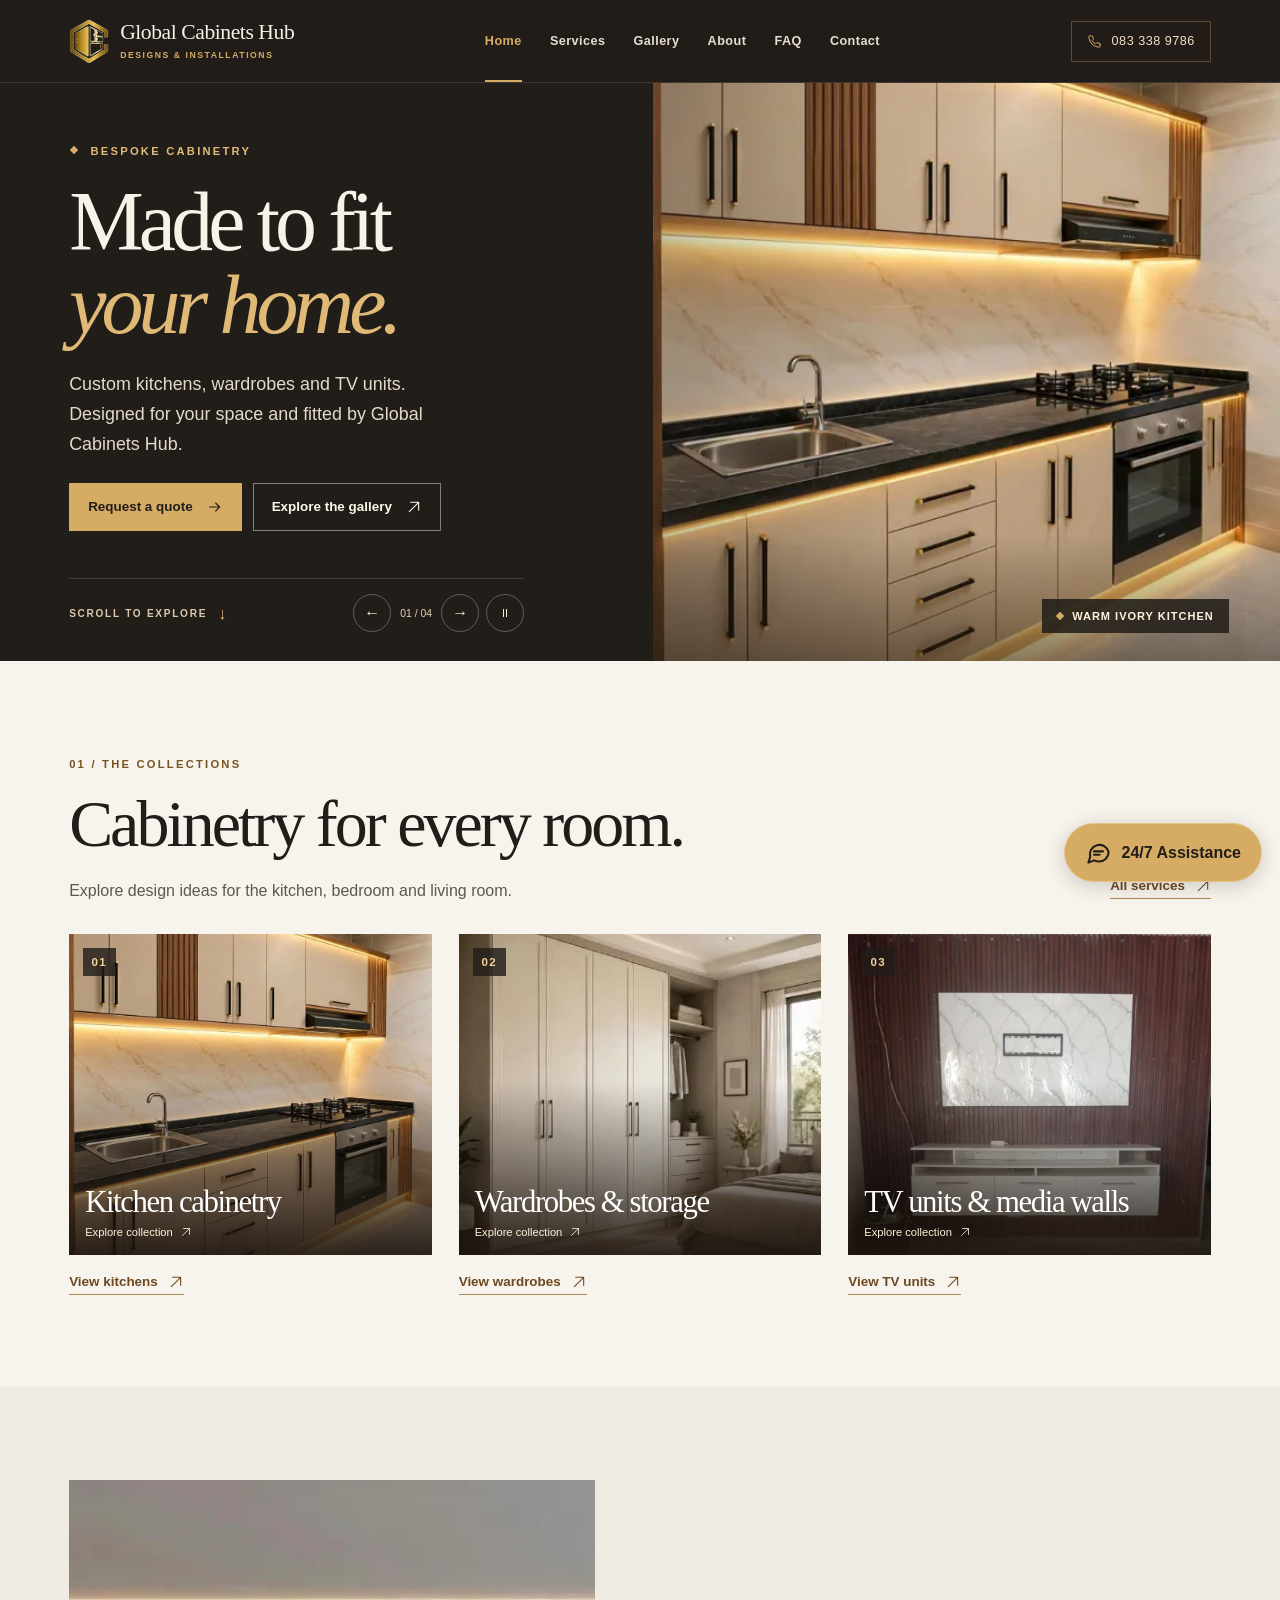
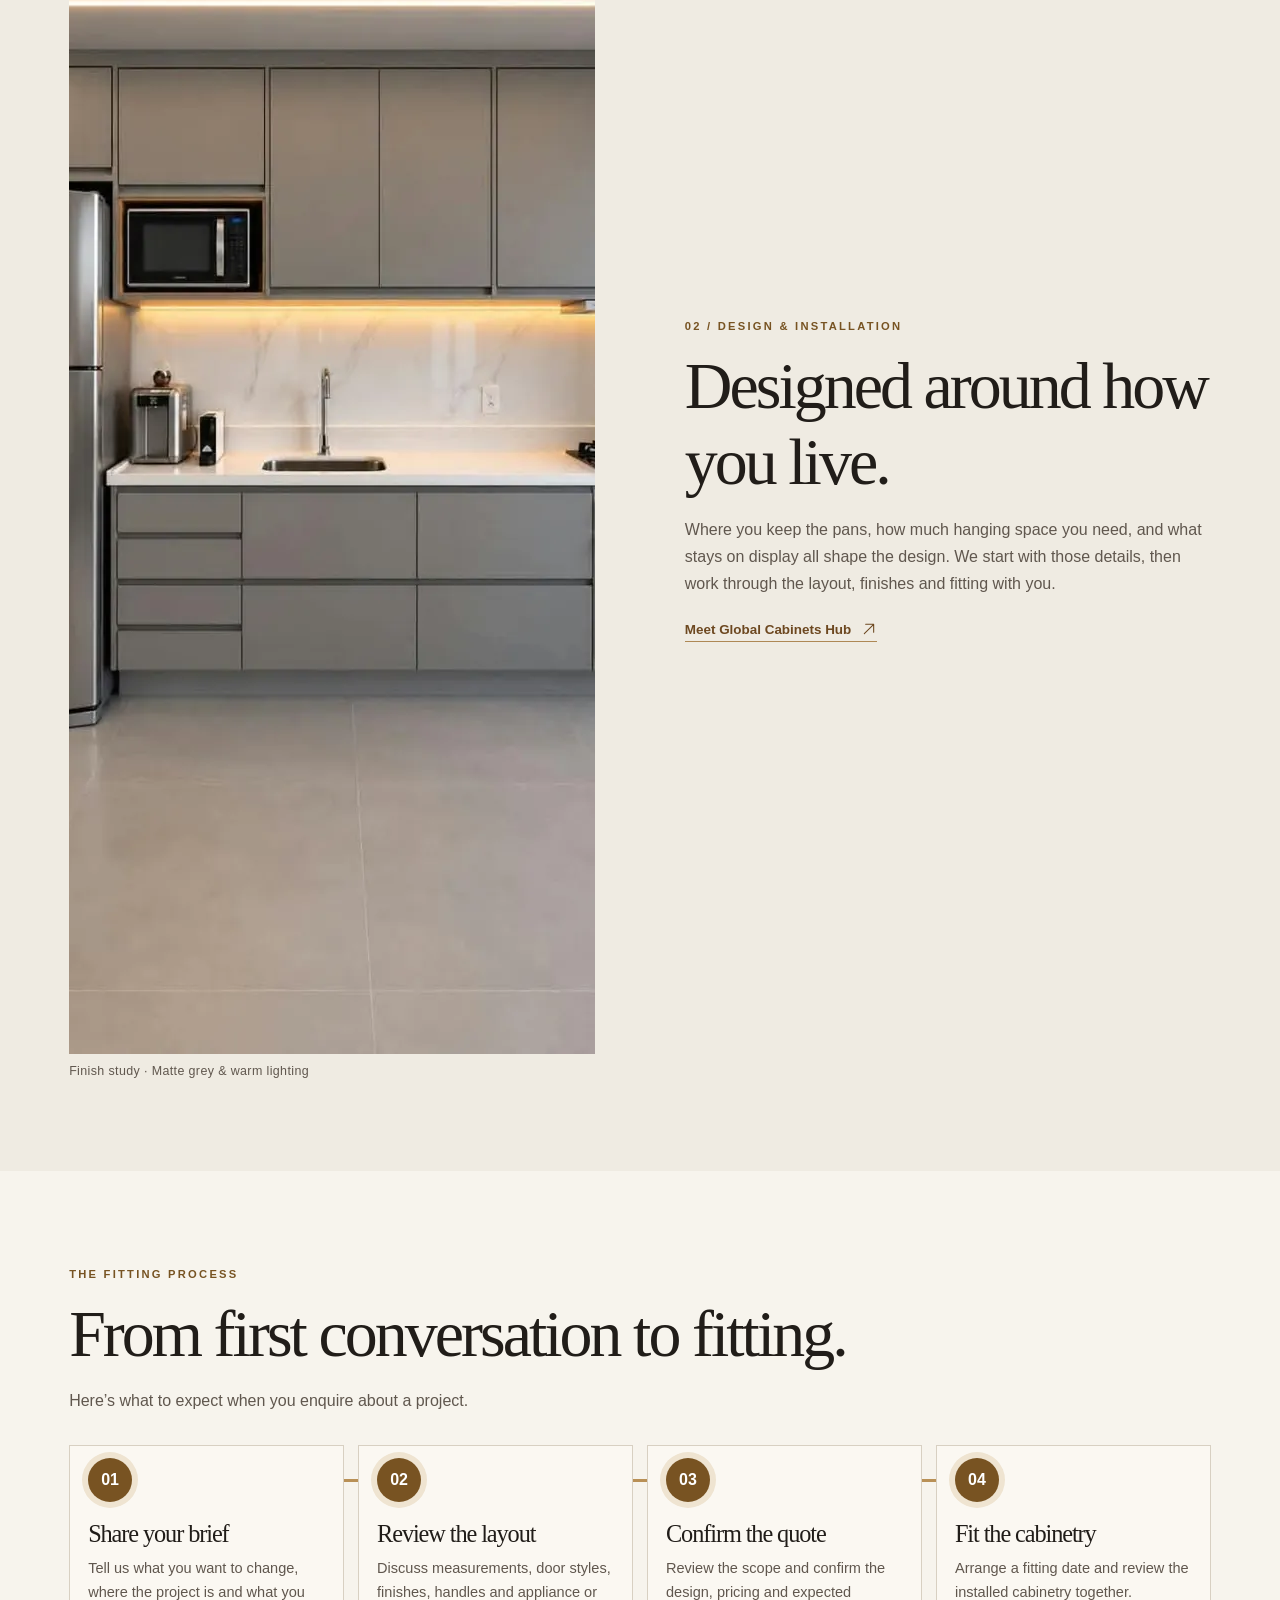
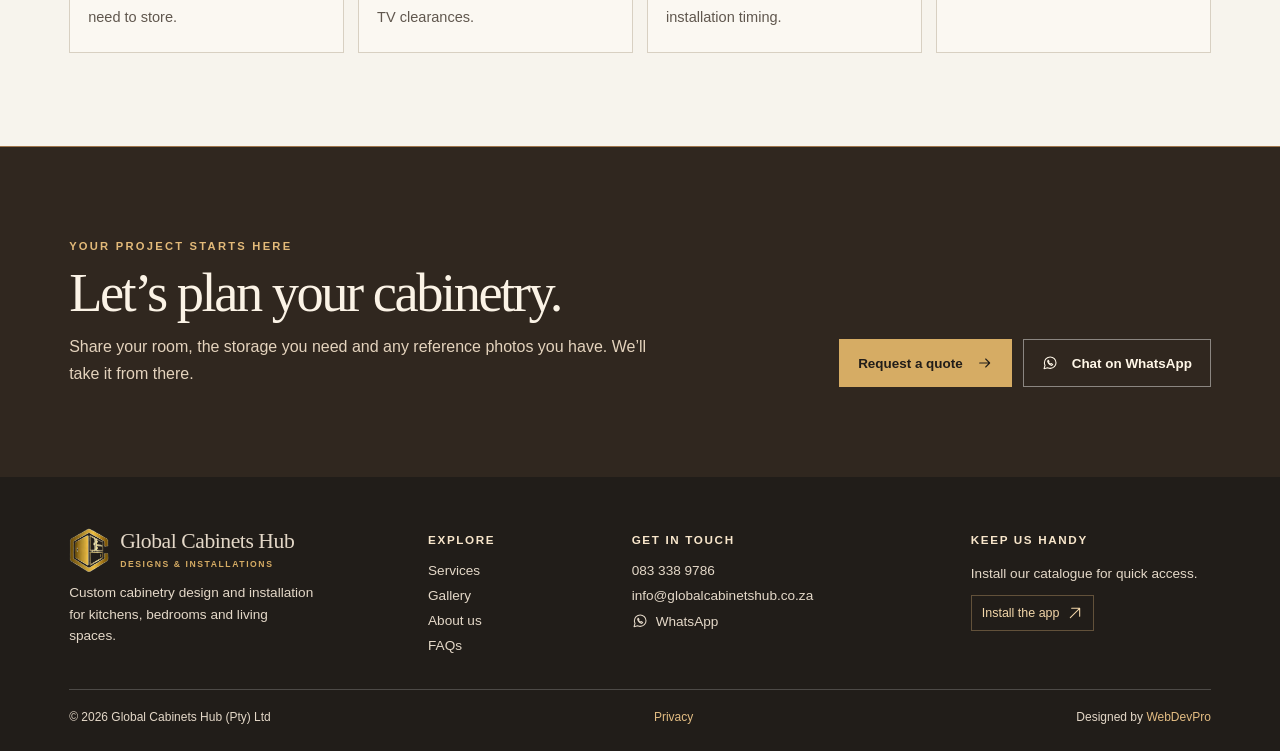
<file: index.html>
<!doctype html>
<html lang="en-ZA">
<head>
<meta charset="utf-8">
<meta name="viewport" content="width=device-width, initial-scale=1, viewport-fit=cover">
<meta name="theme-color" content="#211d19">
<title>Custom Kitchens, Wardrobes &amp; TV Units | Global Cabinets Hub</title>
<meta name="description" content="Global Cabinets Hub designs and installs kitchen cabinetry, wardrobes and TV units. Browse the gallery and request a WhatsApp quotation.">
<link rel="canonical" href="https://globalcabinets.vercel.app/">
<meta property="og:type" content="website">
<meta property="og:site_name" content="Global Cabinets Hub">
<meta property="og:title" content="Custom Kitchens, Wardrobes &amp; TV Units | Global Cabinets Hub">
<meta property="og:description" content="Global Cabinets Hub designs and installs kitchen cabinetry, wardrobes and TV units. Browse the gallery and request a WhatsApp quotation.">
<meta property="og:url" content="https://globalcabinets.vercel.app/">
<meta property="og:image" content="https://globalcabinets.vercel.app/assets/social.jpg">
<meta property="og:image:alt" content="Warm ivory kitchen with timber cabinetry accents">
<meta name="twitter:card" content="summary_large_image">
<link rel="manifest" href="/manifest.webmanifest">
<link rel="icon" type="image/png" sizes="192x192" href="/assets/icon-192.png">
<link rel="apple-touch-icon" href="/assets/icon-180.png">
<link rel="stylesheet" href="/styles.css">
<link rel="stylesheet" href="/premium.css">
<link rel="stylesheet" href="/cabinetry.css">
<script type="application/ld+json">{"@context": "https://schema.org", "@type": "HomeAndConstructionBusiness", "name": "Global Cabinets Hub (Pty) Ltd", "url": "https://globalcabinets.vercel.app", "telephone": "+27833389786", "email": "info@globalcabinetshub.co.za", "logo": "https://globalcabinets.vercel.app/assets/icon-512.png", "image": "https://globalcabinets.vercel.app/assets/social.jpg", "areaServed": "South Africa"}</script>
<script defer src="/site-config.js"></script>
<script defer src="/script.js"></script>
<script defer src="/premium.js"></script>
<script defer src="/chatbot.js"></script>
<script defer src="/pwa.js"></script>
</head>
<body data-page="index">
<a href="#main" class="skip-link">Skip to content</a>
<header class="header"><div class="shell nav-shell"><a class="brand" href="/" aria-label="Global Cabinets Hub home"><img src="/assets/cabinet-mark.png" width="45" height="48" alt=""><span class="wordmark">Global Cabinets Hub<small>DESIGNS &amp; INSTALLATIONS</small></span></a><button class="menu-btn" id="menuBtn" type="button" aria-controls="primaryNav" aria-expanded="false">Menu <span aria-hidden="true">☰</span></button><nav id="primaryNav" aria-label="Main navigation"><a href="/" aria-current="page">Home</a><a href="/services">Services</a><a href="/gallery">Gallery</a><a href="/about">About</a><a href="/faq">FAQ</a><a href="/contact">Contact</a></nav><a class="nav-phone" href="tel:+27833389786"><svg viewBox="0 0 24 24" fill="none" stroke="currentColor" stroke-width="1.6" stroke-linecap="round" stroke-linejoin="round" aria-hidden="true"><path d="M21 16.5v2.7a2 2 0 0 1-2.2 2 18 18 0 0 1-16-16A2 2 0 0 1 4.8 3h2.7a2 2 0 0 1 2 1.7l.5 2.7a2 2 0 0 1-.6 1.8L8.2 10.4a14 14 0 0 0 5.4 5.4l1.2-1.2a2 2 0 0 1 1.8-.6l2.7.5a2 2 0 0 1 1.7 2Z"/></svg><span>083 338 9786</span></a></div></header><div class="scroll-progress" id="scrollProgress" aria-hidden="true"></div>
<main id="main"><section id="home" class="hero" aria-roledescription="carousel" aria-label="Cabinetry highlights">
<div class="hero-visual">
 <div class="hero-bg active"><picture><source media="(max-width: 767px)" srcset="/assets/kitchen-warm-mobile.webp"><img src="/assets/kitchen-warm.webp" alt="" width="960" height="1260" fetchpriority="high"></picture></div>
 <div class="hero-bg"><img src="/assets/kitchen-grey.webp" alt="" width="940" height="1174" decoding="async"></div>
 <div class="hero-bg"><img src="/assets/poster-wardrobe.webp" alt="" width="383" height="359" decoding="async"></div>
 <div class="hero-bg"><img src="/assets/media-wall.webp" alt="" width="960" height="871" decoding="async"></div>
 <div class="hero-image-label"><span></span><strong id="slideName">Warm ivory kitchen</strong></div>
</div>
<div class="shell hero-shell"><div class="hero-content">
 <span class="eyebrow"><i></i> BESPOKE CABINETRY</span>
 <h1 class="typewriter" data-text="Made to fit your home.">Made to fit <em>your home.</em></h1>
 <p class="word-reveal">Custom kitchens, wardrobes and TV units. Designed for your space and fitted by Global Cabinets Hub.</p>
 <div class="button-row"><button class="btn" type="button" data-open-quote>Request a quote<svg viewBox="0 0 24 24" fill="none" stroke="currentColor" stroke-width="1.6" stroke-linecap="round" stroke-linejoin="round" aria-hidden="true"><path d="M4 12h15m-6-6 6 6-6 6"/></svg></button><a class="btn btn-outline" href="/gallery">Explore the gallery <svg viewBox="0 0 24 24" fill="none" stroke="currentColor" stroke-width="1.6" stroke-linecap="round" stroke-linejoin="round" aria-hidden="true"><path d="M5 19 19 5M7 5h12v12"/></svg></a></div>
 <div class="hero-foot"><a href="#collections">SCROLL TO EXPLORE <span aria-hidden="true">↓</span></a>
 <div class="slide-controls"><button id="prevSlide" type="button" aria-label="Previous slide">←</button><span id="slideStatus">01 / 04</span><button id="nextSlide" type="button" aria-label="Next slide">→</button><button id="pauseSlide" type="button" aria-label="Pause slideshow">II</button></div></div>
</div></div></section>
<section class="section collections" id="collections"><div class="shell"><div class="section-top reveal slide-up"><div><span class="kicker">01 / THE COLLECTIONS</span><h2>Cabinetry for every room.</h2><p>Explore design ideas for the kitchen, bedroom and living room.</p></div><a class="text-link" href="/services">All services<svg viewBox="0 0 24 24" fill="none" stroke="currentColor" stroke-width="1.6" stroke-linecap="round" stroke-linejoin="round" aria-hidden="true"><path d="M5 19 19 5M7 5h12v12"/></svg></a></div><div class="card-grid collection-grid"><article class="collection-card reveal slide-up">
<button class="flip-card collection-flip" type="button" aria-pressed="false" aria-label="Kitchen cabinetry details" aria-describedby="card-kitchens-detail"><span class="flip-inner">
<span class="flip-face front"><img src="/assets/kitchen-warm.webp" alt="Ivory cabinets with warm timber detailing" loading="lazy" decoding="async" ><span class="collection-index">01</span><span class="collection-caption"><strong>Kitchen cabinetry</strong><small>Explore collection <svg viewBox="0 0 24 24" fill="none" stroke="currentColor" stroke-width="1.6" stroke-linecap="round" stroke-linejoin="round" aria-hidden="true"><path d="M5 19 19 5M7 5h12v12"/></svg></small></span></span>
<span class="flip-face back"><span class="collection-index">01</span><strong>Kitchen cabinetry</strong><span id="card-kitchens-detail">Cupboards, drawer layouts and appliance spaces planned around the way you use your kitchen.</span><small>Tap or press to flip back</small></span></span></button>
<a class="text-link" href="/gallery#kitchens">View kitchens<svg viewBox="0 0 24 24" fill="none" stroke="currentColor" stroke-width="1.6" stroke-linecap="round" stroke-linejoin="round" aria-hidden="true"><path d="M5 19 19 5M7 5h12v12"/></svg></a></article><article class="collection-card reveal slide-up">
<button class="flip-card collection-flip" type="button" aria-pressed="false" aria-label="Wardrobes &amp; storage details" aria-describedby="card-wardrobes-detail"><span class="flip-inner">
<span class="flip-face front"><img src="/assets/poster-wardrobe.webp" alt="Full-height light bedroom wardrobe" loading="lazy" decoding="async" ><span class="collection-index">02</span><span class="collection-caption"><strong>Wardrobes &amp; storage</strong><small>Explore collection <svg viewBox="0 0 24 24" fill="none" stroke="currentColor" stroke-width="1.6" stroke-linecap="round" stroke-linejoin="round" aria-hidden="true"><path d="M5 19 19 5M7 5h12v12"/></svg></small></span></span>
<span class="flip-face back"><span class="collection-index">02</span><strong>Wardrobes &amp; storage</strong><span id="card-wardrobes-detail">A practical balance of hanging space, shelves and drawers, fitted to the room.</span><small>Tap or press to flip back</small></span></span></button>
<a class="text-link" href="/gallery#wardrobes">View wardrobes<svg viewBox="0 0 24 24" fill="none" stroke="currentColor" stroke-width="1.6" stroke-linecap="round" stroke-linejoin="round" aria-hidden="true"><path d="M5 19 19 5M7 5h12v12"/></svg></a></article><article class="collection-card reveal slide-up">
<button class="flip-card collection-flip" type="button" aria-pressed="false" aria-label="TV units &amp; media walls details" aria-describedby="card-media-detail"><span class="flip-inner">
<span class="flip-face front"><img src="/assets/media-wall.webp" alt="Timber-slat media wall with floating white storage" loading="lazy" decoding="async" ><span class="collection-index">03</span><span class="collection-caption"><strong>TV units &amp; media walls</strong><small>Explore collection <svg viewBox="0 0 24 24" fill="none" stroke="currentColor" stroke-width="1.6" stroke-linecap="round" stroke-linejoin="round" aria-hidden="true"><path d="M5 19 19 5M7 5h12v12"/></svg></small></span></span>
<span class="flip-face back"><span class="collection-index">03</span><strong>TV units &amp; media walls</strong><span id="card-media-detail">Floating cabinets, feature panels and discreet storage for a neater living space.</span><small>Tap or press to flip back</small></span></span></button>
<a class="text-link" href="/gallery#media">View TV units<svg viewBox="0 0 24 24" fill="none" stroke="currentColor" stroke-width="1.6" stroke-linecap="round" stroke-linejoin="round" aria-hidden="true"><path d="M5 19 19 5M7 5h12v12"/></svg></a></article></div></div></section>
<section class="section story-section"><div class="shell story-grid"><figure class="story-photo"><img src="/assets/kitchen-grey.webp" width="940" height="1174" alt="Matte grey fitted kitchen cabinets with warm under-cabinet lighting" loading="eager" fetchpriority="low" decoding="async"><figcaption>Finish study · Matte grey &amp; warm lighting</figcaption></figure><div class="story-copy reveal slide-up"><span class="kicker">02 / DESIGN &amp; INSTALLATION</span><h2>Designed around how you live.</h2><p>Where you keep the pans, how much hanging space you need, and what stays on display all shape the design. We start with those details, then work through the layout, finishes and fitting with you.</p><a class="text-link" href="/about">Meet Global Cabinets Hub<svg viewBox="0 0 24 24" fill="none" stroke="currentColor" stroke-width="1.6" stroke-linecap="round" stroke-linejoin="round" aria-hidden="true"><path d="M5 19 19 5M7 5h12v12"/></svg></a></div></div></section>
<section class="section process-block"><div class="shell"><div class="section-top reveal slide-up"><div><span class="kicker">THE FITTING PROCESS</span><h2>From first conversation to fitting.</h2><p>Here’s what to expect when you enquire about a project.</p></div></div><ol id="premiumTimeline" class="premium-timeline"></ol></div></section><section class="quote-band"><div class="shell quote-band-inner"><div class="reveal slide-up"><span class="eyebrow">YOUR PROJECT STARTS HERE</span><h2>Let’s plan your cabinetry.</h2><p>Share your room, the storage you need and any reference photos you have. We’ll take it from there.</p></div><div class="button-row"><button class="btn" type="button" data-open-quote>Request a quote<svg viewBox="0 0 24 24" fill="none" stroke="currentColor" stroke-width="1.6" stroke-linecap="round" stroke-linejoin="round" aria-hidden="true"><path d="M4 12h15m-6-6 6 6-6 6"/></svg></button><a class="btn btn-outline" href="https://wa.me/27833389786" target="_blank" rel="noopener noreferrer"><svg viewBox="0 0 24 24" fill="none" stroke="currentColor" stroke-width="1.6" stroke-linecap="round" stroke-linejoin="round" aria-hidden="true"><path d="M21 11.6a8.5 8.5 0 0 1-8.5 8.5c-1.5 0-2.9-.4-4.1-1l-5.3 1.4 1.4-5a8.4 8.4 0 0 1-.9-3.9A8.7 8.7 0 1 1 21 11.6Z"/><path d="M9 8c-2 2.2 2.2 7 4.7 7.5 1.1.2 2-.5 2.4-1.4l-2.5-1.3-1 .9c-1.2-.6-2.2-1.6-2.8-2.8l.7-.9L9.7 8Z"/></svg>Chat on WhatsApp</a></div></div></section></main>
<footer class="site-footer"><div class="shell"><div class="footer-grid">
 <div><a class="brand" href="/" aria-label="Global Cabinets Hub home"><img src="/assets/cabinet-mark.png" width="45" height="48" alt=""><span class="wordmark">Global Cabinets Hub<small>DESIGNS &amp; INSTALLATIONS</small></span></a><p>Custom cabinetry design and installation for kitchens, bedrooms and living spaces.</p></div>
 <div><h2>Explore</h2><a href="/services">Services</a><a href="/gallery">Gallery</a><a href="/about">About us</a><a href="/faq">FAQs</a></div>
 <div><h2>Get in touch</h2><a href="tel:+27833389786">083 338 9786</a><a href="mailto:info@globalcabinetshub.co.za">info@globalcabinetshub.co.za</a><a class="footer-whatsapp" href="https://wa.me/27833389786" target="_blank" rel="noopener noreferrer"><svg viewBox="0 0 24 24" fill="none" stroke="currentColor" stroke-width="1.6" stroke-linecap="round" stroke-linejoin="round" aria-hidden="true"><path d="M21 11.6a8.5 8.5 0 0 1-8.5 8.5c-1.5 0-2.9-.4-4.1-1l-5.3 1.4 1.4-5a8.4 8.4 0 0 1-.9-3.9A8.7 8.7 0 1 1 21 11.6Z"/><path d="M9 8c-2 2.2 2.2 7 4.7 7.5 1.1.2 2-.5 2.4-1.4l-2.5-1.3-1 .9c-1.2-.6-2.2-1.6-2.8-2.8l.7-.9L9.7 8Z"/></svg>WhatsApp</a></div>
 <div><h2>Keep us handy</h2><p>Install our catalogue for quick access.</p><button class="footer-install-button" type="button" data-install>Install the app <svg viewBox="0 0 24 24" fill="none" stroke="currentColor" stroke-width="1.6" stroke-linecap="round" stroke-linejoin="round" aria-hidden="true"><path d="M5 19 19 5M7 5h12v12"/></svg></button></div>
 </div><div class="footer-bottom"><span>© <span id="year">2026</span> Global Cabinets Hub (Pty) Ltd</span><a href="/privacy">Privacy</a><span>Designed by <a href="https://webdevpro.co.za" target="_blank" rel="noopener noreferrer">WebDevPro</a></span></div></div></footer>  <nav class="mobile-bottom mobile-bottom-pro" aria-label="Mobile quick navigation">
    <a class="mobile-nav-item" href="/" aria-current="page"><span class="mobile-nav-icon-wrap"><svg class="mobile-nav-icon" viewBox="0 0 24 24" fill="none" stroke="currentColor" stroke-width="1.8" stroke-linecap="round" stroke-linejoin="round" aria-hidden="true" focusable="false"><path d="m3 10 9-7 9 7"/><path d="M5 9v11a1 1 0 0 0 1 1h12a1 1 0 0 0 1-1V9"/><path d="M9 21v-7h6v7"/></svg></span><span class="mobile-nav-label">Home</span></a>
    <a class="mobile-nav-item" href="/services"><span class="mobile-nav-icon-wrap"><svg class="mobile-nav-icon" viewBox="0 0 24 24" fill="none" stroke="currentColor" stroke-width="1.8" stroke-linecap="round" stroke-linejoin="round" aria-hidden="true" focusable="false"><rect x="3" y="3" width="7" height="7" rx="1.6"/><rect x="14" y="3" width="7" height="7" rx="1.6"/><rect x="3" y="14" width="7" height="7" rx="1.6"/><path d="M17.5 14v7m-3.5-3.5h7"/></svg></span><span class="mobile-nav-label">Services</span></a>
    <button class="mobile-nav-item mobile-nav-chat" type="button" data-open-chat aria-controls="chatPanel" aria-label="Open 24/7 assistance"><span class="mobile-nav-icon-wrap mobile-nav-chat-icon"><svg class="mobile-nav-icon" viewBox="0 0 24 24" fill="none" stroke="currentColor" stroke-width="1.8" stroke-linecap="round" stroke-linejoin="round" aria-hidden="true" focusable="false"><path d="M20.5 11.6a8.4 8.4 0 0 1-8.6 8.3 9.5 9.5 0 0 1-4.2-.9L3 21l1.7-4.7A8.4 8.4 0 1 1 20.5 11.6Z"/><path d="M8.1 10.2h7.8M8.1 13.8h5.2"/></svg><span class="mobile-nav-live" aria-hidden="true"></span></span><span class="mobile-nav-label">Chat</span></button>
    <a class="mobile-nav-item" href="/contact"><span class="mobile-nav-icon-wrap"><svg class="mobile-nav-icon" viewBox="0 0 24 24" fill="none" stroke="currentColor" stroke-width="1.8" stroke-linecap="round" stroke-linejoin="round" aria-hidden="true" focusable="false"><rect x="3" y="5" width="18" height="14" rx="2.6"/><path d="m4 7 8 6 8-6"/></svg></span><span class="mobile-nav-label">Contact</span></a>
    <button class="mobile-nav-item" id="installHelp" type="button" aria-label="Install this website as an app"><span class="mobile-nav-icon-wrap"><svg class="mobile-nav-icon" viewBox="0 0 24 24" fill="none" stroke="currentColor" stroke-width="1.8" stroke-linecap="round" stroke-linejoin="round" aria-hidden="true" focusable="false"><rect x="6.5" y="2.5" width="11" height="19" rx="2.3"/><path d="M12 7v7m-3-3 3 3 3-3"/><path d="M10 18h4"/></svg></span><span class="mobile-nav-label">Install</span></button>
  </nav>
  <dialog id="installDialog" aria-labelledby="installTitle">
    <img class="install-mark" src="/assets/icon-192.png" width="60" height="60" alt=""><h2 id="installTitle">Install Global Cabinets Hub</h2>
    <p>Keep our catalogue on your home screen and browse it offline after your first visit. You’ll need a connection to open WhatsApp.</p>
    <p id="installStatus" role="status"></p>
    <button id="installNow" type="button" hidden>Install app</button>
    <button id="closeDialog" type="button">Close</button>
  </dialog>
  <button id="chatLauncher" class="chat-launcher" type="button" aria-controls="chatPanel" aria-expanded="false" aria-haspopup="dialog" aria-label="Open 24/7 enquiry assistant">
    <svg viewBox="0 0 24 24" width="27" height="27" fill="none" stroke="currentColor" stroke-width="1.8" stroke-linecap="round" stroke-linejoin="round" aria-hidden="true"><path d="M21 11.5a8.5 8.5 0 0 1-8.5 8.5 9 9 0 0 1-4.3-1L3 21l1.6-5A8.5 8.5 0 1 1 21 11.5Z"/><path d="M8 11h8M8 14h5"/></svg>
    <span class="chat-launcher-label">24/7 Assistance</span>
  </button>
  <section id="chatPanel" class="chat-panel" role="dialog" aria-modal="false" aria-label="24/7 automated enquiry assistant" hidden>
    <div class="chat-top"><div class="chat-avatar" aria-hidden="true"><img src="/assets/cabinet-mark.png" width="28" height="29" alt=""></div><div class="chat-heading"><strong id="chatCompany">Global Cabinets Hub</strong><span><i class="online-dot" aria-hidden="true"></i> 24/7 automated assistance</span></div><button id="chatClose" class="chat-close" type="button" aria-label="Close enquiry assistant">×</button></div>
    <div class="chat-progress" id="chatProgress" aria-live="polite">Welcome</div>
    <div id="chatTranscript" class="chat-transcript" aria-live="polite" aria-relevant="additions text"></div>
    <div class="chat-compose"><div id="chatControls"></div><p id="chatStatus" class="chat-status" role="status" hidden></p><p class="chat-footnote">We prepare your message; you confirm sending it in WhatsApp.</p></div>
  </section>

</body></html>
</file>
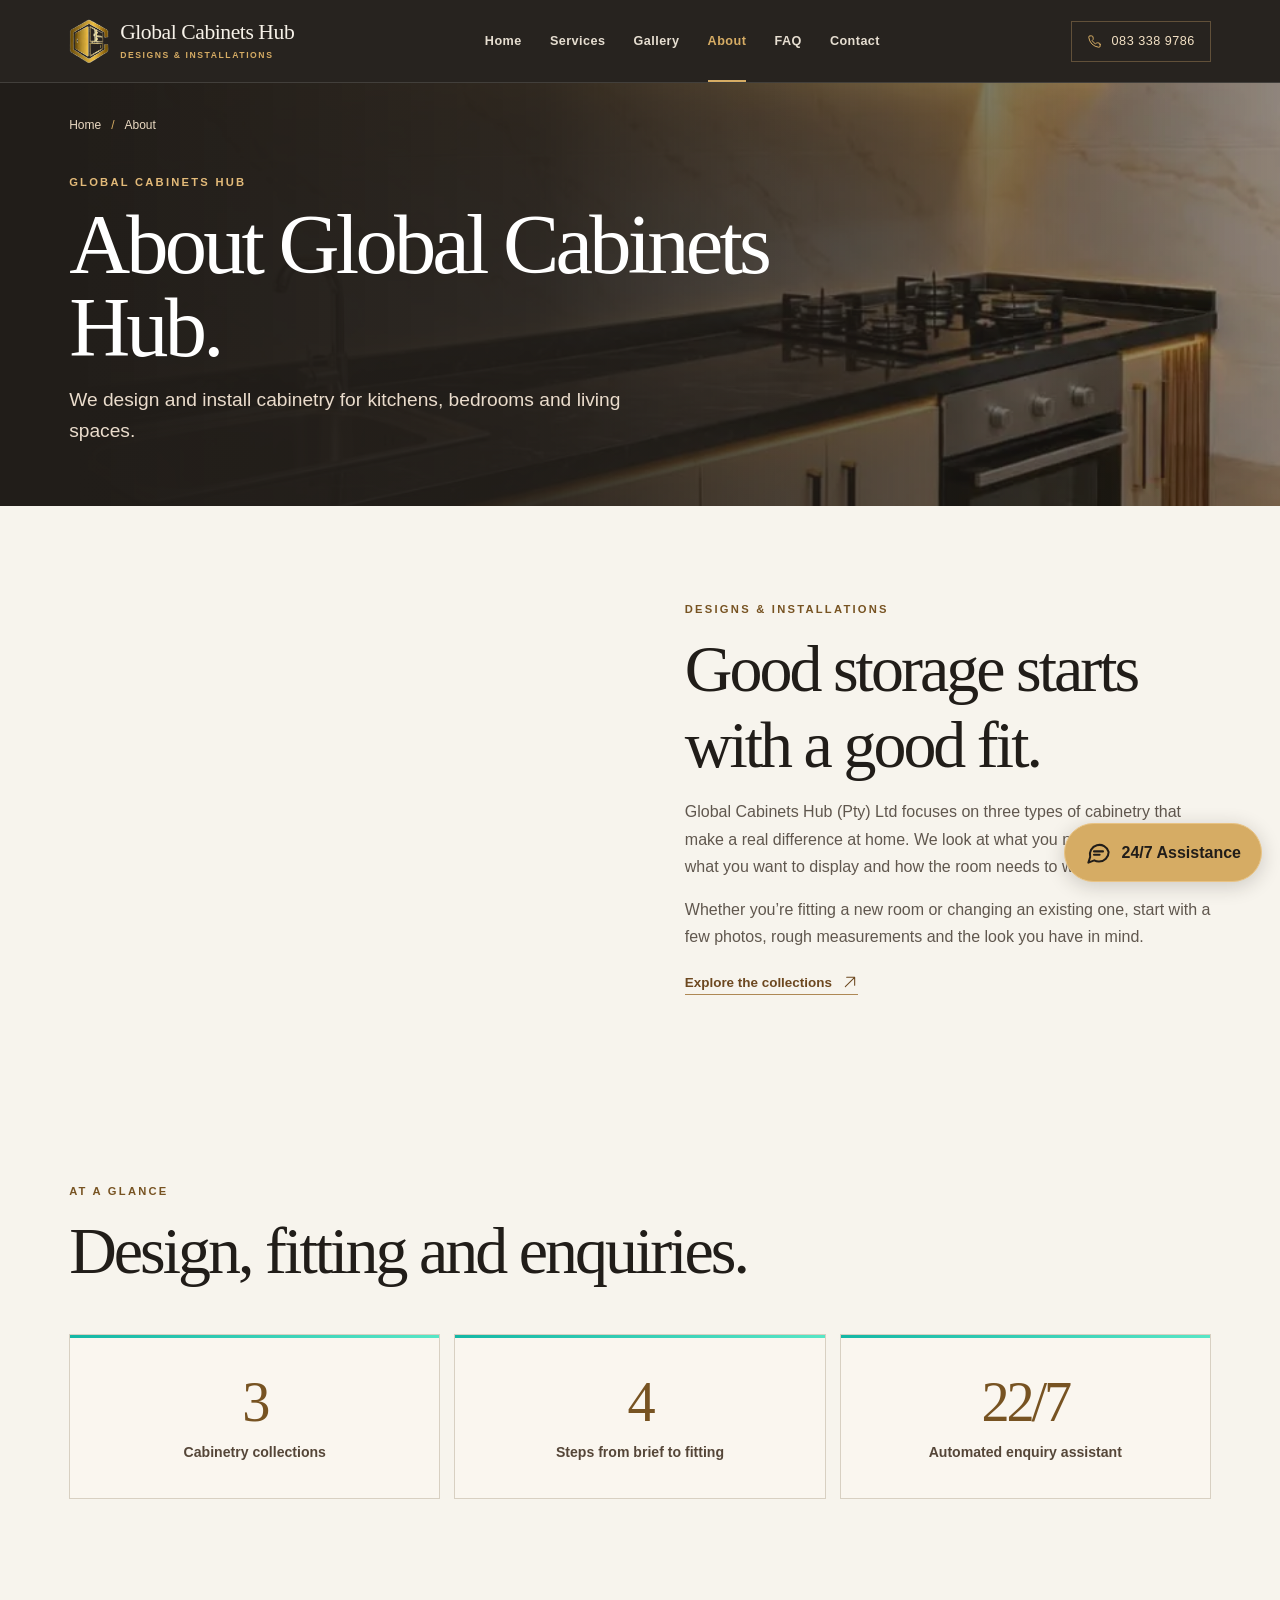
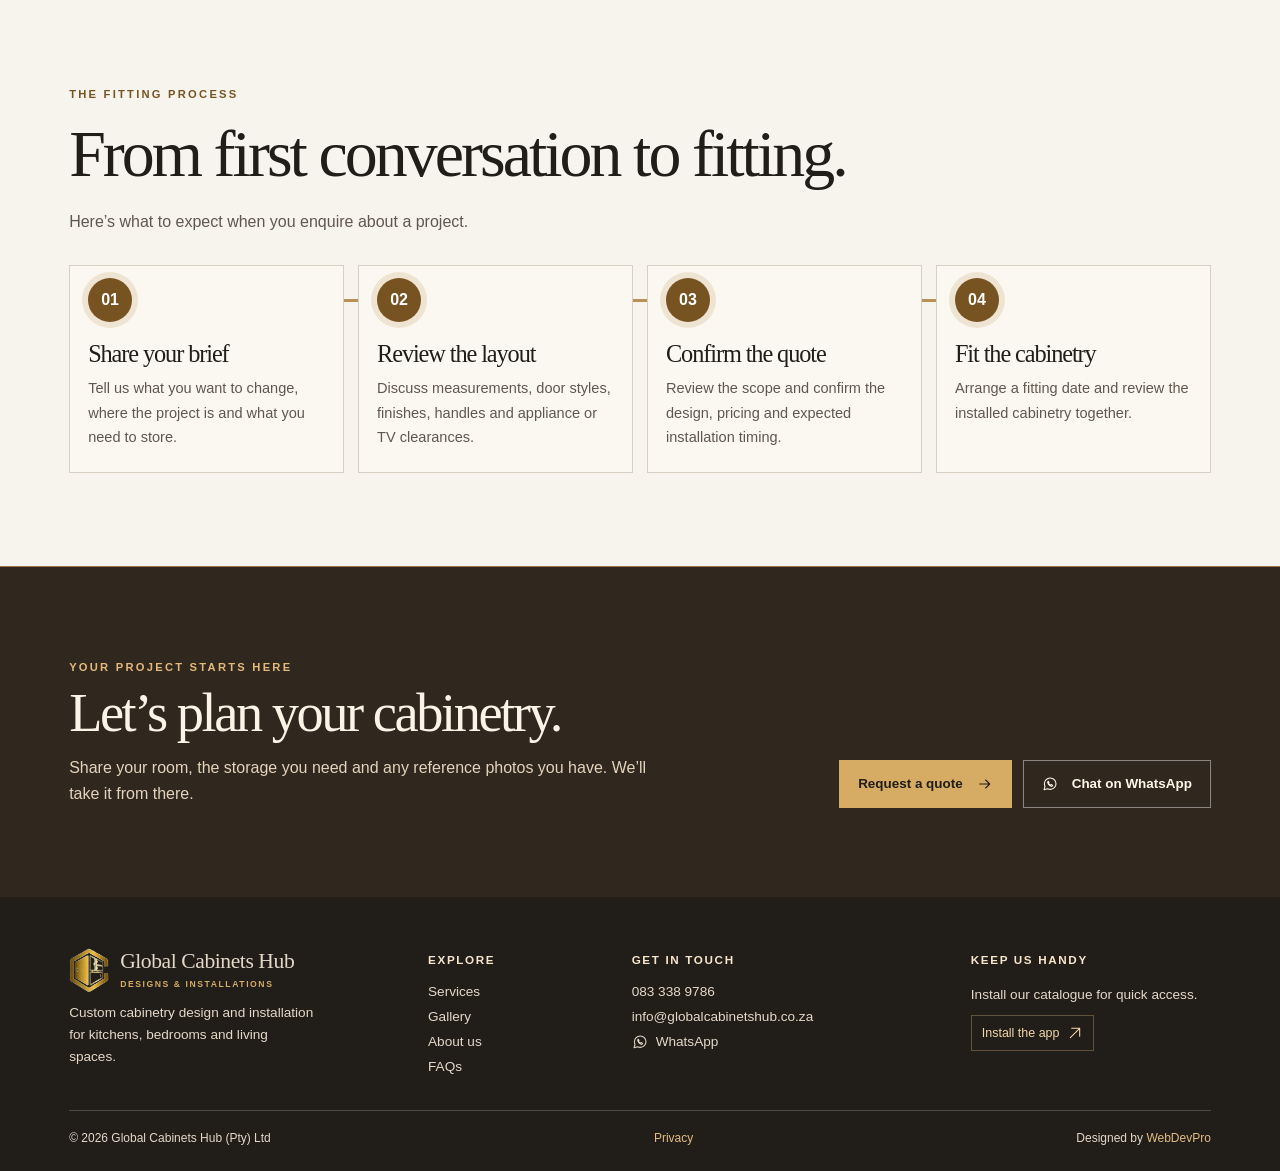
<file: about.html>
<!doctype html>
<html lang="en-ZA">
<head>
<meta charset="utf-8">
<meta name="viewport" content="width=device-width, initial-scale=1, viewport-fit=cover">
<meta name="theme-color" content="#211d19">
<title>About Us | Global Cabinets Hub</title>
<meta name="description" content="Meet Global Cabinets Hub (Pty) Ltd and see how we approach cabinetry design and installation.">
<link rel="canonical" href="https://globalcabinets.vercel.app/about">
<meta property="og:type" content="website">
<meta property="og:site_name" content="Global Cabinets Hub">
<meta property="og:title" content="About Us | Global Cabinets Hub">
<meta property="og:description" content="Meet Global Cabinets Hub (Pty) Ltd and see how we approach cabinetry design and installation.">
<meta property="og:url" content="https://globalcabinets.vercel.app/about">
<meta property="og:image" content="https://globalcabinets.vercel.app/assets/social.jpg">
<meta property="og:image:alt" content="Warm ivory kitchen with timber cabinetry accents">
<meta name="twitter:card" content="summary_large_image">
<link rel="manifest" href="/manifest.webmanifest">
<link rel="icon" type="image/png" sizes="192x192" href="/assets/icon-192.png">
<link rel="apple-touch-icon" href="/assets/icon-180.png">
<link rel="stylesheet" href="/styles.css">
<link rel="stylesheet" href="/premium.css">
<link rel="stylesheet" href="/cabinetry.css">

<script defer src="/site-config.js"></script>
<script defer src="/script.js"></script>
<script defer src="/premium.js"></script>
<script defer src="/chatbot.js"></script>
<script defer src="/pwa.js"></script>
</head>
<body data-page="about">
<a href="#main" class="skip-link">Skip to content</a>
<header class="header"><div class="shell nav-shell"><a class="brand" href="/" aria-label="Global Cabinets Hub home"><img src="/assets/cabinet-mark.png" width="45" height="48" alt=""><span class="wordmark">Global Cabinets Hub<small>DESIGNS &amp; INSTALLATIONS</small></span></a><button class="menu-btn" id="menuBtn" type="button" aria-controls="primaryNav" aria-expanded="false">Menu <span aria-hidden="true">☰</span></button><nav id="primaryNav" aria-label="Main navigation"><a href="/">Home</a><a href="/services">Services</a><a href="/gallery">Gallery</a><a href="/about" aria-current="page">About</a><a href="/faq">FAQ</a><a href="/contact">Contact</a></nav><a class="nav-phone" href="tel:+27833389786"><svg viewBox="0 0 24 24" fill="none" stroke="currentColor" stroke-width="1.6" stroke-linecap="round" stroke-linejoin="round" aria-hidden="true"><path d="M21 16.5v2.7a2 2 0 0 1-2.2 2 18 18 0 0 1-16-16A2 2 0 0 1 4.8 3h2.7a2 2 0 0 1 2 1.7l.5 2.7a2 2 0 0 1-.6 1.8L8.2 10.4a14 14 0 0 0 5.4 5.4l1.2-1.2a2 2 0 0 1 1.8-.6l2.7.5a2 2 0 0 1 1.7 2Z"/></svg><span>083 338 9786</span></a></div></header><div class="scroll-progress" id="scrollProgress" aria-hidden="true"></div>
<main id="main"><section class="inner-hero interior-kitchen-warm"><div class="shell inner-shell"><a href="/" class="crumb">Home</a><span class="crumb-separator" aria-hidden="true">/</span><span class="crumb-current">About</span><div><span class="eyebrow">GLOBAL CABINETS HUB</span><h1 class="typewriter" data-text="About Global Cabinets Hub.">About Global Cabinets Hub.</h1><p class="word-reveal">We design and install cabinetry for kitchens, bedrooms and living spaces.</p></div></div></section><section class="section"><div class="shell story-grid"><figure class="poster-frame reveal mask-in"><img src="/assets/brand-artwork.webp" alt="Global Cabinets Hub original brand artwork featuring kitchens, wardrobes and TV units" loading="lazy" decoding="async" ></figure><div class="story-copy reveal slide-up"><span class="kicker">DESIGNS &amp; INSTALLATIONS</span><h2>Good storage starts with a good fit.</h2><p>Global Cabinets Hub (Pty) Ltd focuses on three types of cabinetry that make a real difference at home. We look at what you need to put away, what you want to display and how the room needs to work day to day.</p><p>Whether you’re fitting a new room or changing an existing one, start with a few photos, rough measurements and the look you have in mind.</p><a class="text-link" href="/services">Explore the collections<svg viewBox="0 0 24 24" fill="none" stroke="currentColor" stroke-width="1.6" stroke-linecap="round" stroke-linejoin="round" aria-hidden="true"><path d="M5 19 19 5M7 5h12v12"/></svg></a></div></div></section><section class="section at-a-glance"><div class="shell"><div class="section-top reveal slide-up"><div><span class="kicker">AT A GLANCE</span><h2>Design, fitting and enquiries.</h2></div></div><div class="stat-grid" id="premiumStats"></div></div></section><section class="section process-block"><div class="shell"><div class="section-top reveal slide-up"><div><span class="kicker">THE FITTING PROCESS</span><h2>From first conversation to fitting.</h2><p>Here’s what to expect when you enquire about a project.</p></div></div><ol id="premiumTimeline" class="premium-timeline"></ol></div></section><section class="quote-band"><div class="shell quote-band-inner"><div class="reveal slide-up"><span class="eyebrow">YOUR PROJECT STARTS HERE</span><h2>Let’s plan your cabinetry.</h2><p>Share your room, the storage you need and any reference photos you have. We’ll take it from there.</p></div><div class="button-row"><button class="btn" type="button" data-open-quote>Request a quote<svg viewBox="0 0 24 24" fill="none" stroke="currentColor" stroke-width="1.6" stroke-linecap="round" stroke-linejoin="round" aria-hidden="true"><path d="M4 12h15m-6-6 6 6-6 6"/></svg></button><a class="btn btn-outline" href="https://wa.me/27833389786" target="_blank" rel="noopener noreferrer"><svg viewBox="0 0 24 24" fill="none" stroke="currentColor" stroke-width="1.6" stroke-linecap="round" stroke-linejoin="round" aria-hidden="true"><path d="M21 11.6a8.5 8.5 0 0 1-8.5 8.5c-1.5 0-2.9-.4-4.1-1l-5.3 1.4 1.4-5a8.4 8.4 0 0 1-.9-3.9A8.7 8.7 0 1 1 21 11.6Z"/><path d="M9 8c-2 2.2 2.2 7 4.7 7.5 1.1.2 2-.5 2.4-1.4l-2.5-1.3-1 .9c-1.2-.6-2.2-1.6-2.8-2.8l.7-.9L9.7 8Z"/></svg>Chat on WhatsApp</a></div></div></section></main>
<footer class="site-footer"><div class="shell"><div class="footer-grid">
 <div><a class="brand" href="/" aria-label="Global Cabinets Hub home"><img src="/assets/cabinet-mark.png" width="45" height="48" alt=""><span class="wordmark">Global Cabinets Hub<small>DESIGNS &amp; INSTALLATIONS</small></span></a><p>Custom cabinetry design and installation for kitchens, bedrooms and living spaces.</p></div>
 <div><h2>Explore</h2><a href="/services">Services</a><a href="/gallery">Gallery</a><a href="/about">About us</a><a href="/faq">FAQs</a></div>
 <div><h2>Get in touch</h2><a href="tel:+27833389786">083 338 9786</a><a href="mailto:info@globalcabinetshub.co.za">info@globalcabinetshub.co.za</a><a class="footer-whatsapp" href="https://wa.me/27833389786" target="_blank" rel="noopener noreferrer"><svg viewBox="0 0 24 24" fill="none" stroke="currentColor" stroke-width="1.6" stroke-linecap="round" stroke-linejoin="round" aria-hidden="true"><path d="M21 11.6a8.5 8.5 0 0 1-8.5 8.5c-1.5 0-2.9-.4-4.1-1l-5.3 1.4 1.4-5a8.4 8.4 0 0 1-.9-3.9A8.7 8.7 0 1 1 21 11.6Z"/><path d="M9 8c-2 2.2 2.2 7 4.7 7.5 1.1.2 2-.5 2.4-1.4l-2.5-1.3-1 .9c-1.2-.6-2.2-1.6-2.8-2.8l.7-.9L9.7 8Z"/></svg>WhatsApp</a></div>
 <div><h2>Keep us handy</h2><p>Install our catalogue for quick access.</p><button class="footer-install-button" type="button" data-install>Install the app <svg viewBox="0 0 24 24" fill="none" stroke="currentColor" stroke-width="1.6" stroke-linecap="round" stroke-linejoin="round" aria-hidden="true"><path d="M5 19 19 5M7 5h12v12"/></svg></button></div>
 </div><div class="footer-bottom"><span>© <span id="year">2026</span> Global Cabinets Hub (Pty) Ltd</span><a href="/privacy">Privacy</a><span>Designed by <a href="https://webdevpro.co.za" target="_blank" rel="noopener noreferrer">WebDevPro</a></span></div></div></footer>  <nav class="mobile-bottom mobile-bottom-pro" aria-label="Mobile quick navigation">
    <a class="mobile-nav-item" href="/"><span class="mobile-nav-icon-wrap"><svg class="mobile-nav-icon" viewBox="0 0 24 24" fill="none" stroke="currentColor" stroke-width="1.8" stroke-linecap="round" stroke-linejoin="round" aria-hidden="true" focusable="false"><path d="m3 10 9-7 9 7"/><path d="M5 9v11a1 1 0 0 0 1 1h12a1 1 0 0 0 1-1V9"/><path d="M9 21v-7h6v7"/></svg></span><span class="mobile-nav-label">Home</span></a>
    <a class="mobile-nav-item" href="/services"><span class="mobile-nav-icon-wrap"><svg class="mobile-nav-icon" viewBox="0 0 24 24" fill="none" stroke="currentColor" stroke-width="1.8" stroke-linecap="round" stroke-linejoin="round" aria-hidden="true" focusable="false"><rect x="3" y="3" width="7" height="7" rx="1.6"/><rect x="14" y="3" width="7" height="7" rx="1.6"/><rect x="3" y="14" width="7" height="7" rx="1.6"/><path d="M17.5 14v7m-3.5-3.5h7"/></svg></span><span class="mobile-nav-label">Services</span></a>
    <button class="mobile-nav-item mobile-nav-chat" type="button" data-open-chat aria-controls="chatPanel" aria-label="Open 24/7 assistance"><span class="mobile-nav-icon-wrap mobile-nav-chat-icon"><svg class="mobile-nav-icon" viewBox="0 0 24 24" fill="none" stroke="currentColor" stroke-width="1.8" stroke-linecap="round" stroke-linejoin="round" aria-hidden="true" focusable="false"><path d="M20.5 11.6a8.4 8.4 0 0 1-8.6 8.3 9.5 9.5 0 0 1-4.2-.9L3 21l1.7-4.7A8.4 8.4 0 1 1 20.5 11.6Z"/><path d="M8.1 10.2h7.8M8.1 13.8h5.2"/></svg><span class="mobile-nav-live" aria-hidden="true"></span></span><span class="mobile-nav-label">Chat</span></button>
    <a class="mobile-nav-item" href="/contact"><span class="mobile-nav-icon-wrap"><svg class="mobile-nav-icon" viewBox="0 0 24 24" fill="none" stroke="currentColor" stroke-width="1.8" stroke-linecap="round" stroke-linejoin="round" aria-hidden="true" focusable="false"><rect x="3" y="5" width="18" height="14" rx="2.6"/><path d="m4 7 8 6 8-6"/></svg></span><span class="mobile-nav-label">Contact</span></a>
    <button class="mobile-nav-item" id="installHelp" type="button" aria-label="Install this website as an app"><span class="mobile-nav-icon-wrap"><svg class="mobile-nav-icon" viewBox="0 0 24 24" fill="none" stroke="currentColor" stroke-width="1.8" stroke-linecap="round" stroke-linejoin="round" aria-hidden="true" focusable="false"><rect x="6.5" y="2.5" width="11" height="19" rx="2.3"/><path d="M12 7v7m-3-3 3 3 3-3"/><path d="M10 18h4"/></svg></span><span class="mobile-nav-label">Install</span></button>
  </nav>
  <dialog id="installDialog" aria-labelledby="installTitle">
    <img class="install-mark" src="/assets/icon-192.png" width="60" height="60" alt=""><h2 id="installTitle">Install Global Cabinets Hub</h2>
    <p>Keep our catalogue on your home screen and browse it offline after your first visit. You’ll need a connection to open WhatsApp.</p>
    <p id="installStatus" role="status"></p>
    <button id="installNow" type="button" hidden>Install app</button>
    <button id="closeDialog" type="button">Close</button>
  </dialog>
  <button id="chatLauncher" class="chat-launcher" type="button" aria-controls="chatPanel" aria-expanded="false" aria-haspopup="dialog" aria-label="Open 24/7 enquiry assistant">
    <svg viewBox="0 0 24 24" width="27" height="27" fill="none" stroke="currentColor" stroke-width="1.8" stroke-linecap="round" stroke-linejoin="round" aria-hidden="true"><path d="M21 11.5a8.5 8.5 0 0 1-8.5 8.5 9 9 0 0 1-4.3-1L3 21l1.6-5A8.5 8.5 0 1 1 21 11.5Z"/><path d="M8 11h8M8 14h5"/></svg>
    <span class="chat-launcher-label">24/7 Assistance</span>
  </button>
  <section id="chatPanel" class="chat-panel" role="dialog" aria-modal="false" aria-label="24/7 automated enquiry assistant" hidden>
    <div class="chat-top"><div class="chat-avatar" aria-hidden="true"><img src="/assets/cabinet-mark.png" width="28" height="29" alt=""></div><div class="chat-heading"><strong id="chatCompany">Global Cabinets Hub</strong><span><i class="online-dot" aria-hidden="true"></i> 24/7 automated assistance</span></div><button id="chatClose" class="chat-close" type="button" aria-label="Close enquiry assistant">×</button></div>
    <div class="chat-progress" id="chatProgress" aria-live="polite">Welcome</div>
    <div id="chatTranscript" class="chat-transcript" aria-live="polite" aria-relevant="additions text"></div>
    <div class="chat-compose"><div id="chatControls"></div><p id="chatStatus" class="chat-status" role="status" hidden></p><p class="chat-footnote">We prepare your message; you confirm sending it in WhatsApp.</p></div>
  </section>

</body></html>
</file>
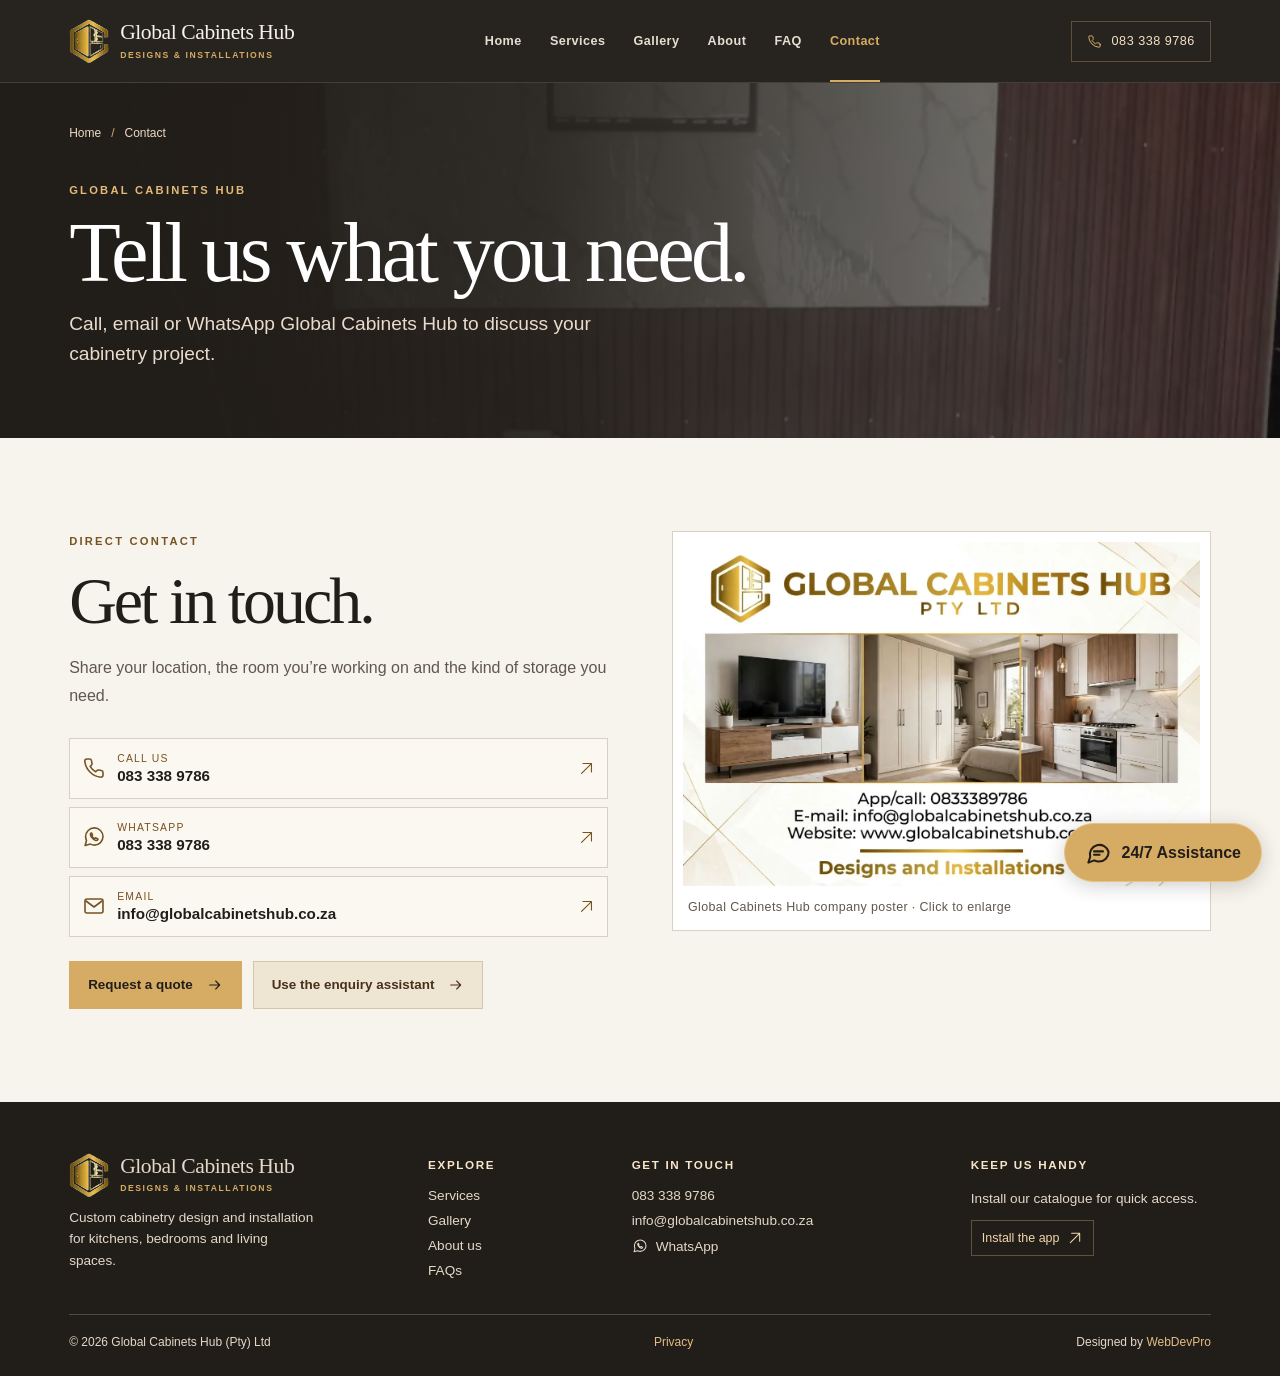
<file: contact.html>
<!doctype html>
<html lang="en-ZA">
<head>
<meta charset="utf-8">
<meta name="viewport" content="width=device-width, initial-scale=1, viewport-fit=cover">
<meta name="theme-color" content="#211d19">
<title>Contact &amp; Quotes | Global Cabinets Hub</title>
<meta name="description" content="Contact Global Cabinets Hub by phone or WhatsApp on 083 338 9786, or email info@globalcabinetshub.co.za.">
<link rel="canonical" href="https://globalcabinets.vercel.app/contact">
<meta property="og:type" content="website">
<meta property="og:site_name" content="Global Cabinets Hub">
<meta property="og:title" content="Contact &amp; Quotes | Global Cabinets Hub">
<meta property="og:description" content="Contact Global Cabinets Hub by phone or WhatsApp on 083 338 9786, or email info@globalcabinetshub.co.za.">
<meta property="og:url" content="https://globalcabinets.vercel.app/contact">
<meta property="og:image" content="https://globalcabinets.vercel.app/assets/social.jpg">
<meta property="og:image:alt" content="Warm ivory kitchen with timber cabinetry accents">
<meta name="twitter:card" content="summary_large_image">
<link rel="manifest" href="/manifest.webmanifest">
<link rel="icon" type="image/png" sizes="192x192" href="/assets/icon-192.png">
<link rel="apple-touch-icon" href="/assets/icon-180.png">
<link rel="stylesheet" href="/styles.css">
<link rel="stylesheet" href="/premium.css">
<link rel="stylesheet" href="/cabinetry.css">

<script defer src="/site-config.js"></script>
<script defer src="/script.js"></script>
<script defer src="/premium.js"></script>
<script defer src="/chatbot.js"></script>
<script defer src="/pwa.js"></script>
</head>
<body data-page="contact">
<a href="#main" class="skip-link">Skip to content</a>
<header class="header"><div class="shell nav-shell"><a class="brand" href="/" aria-label="Global Cabinets Hub home"><img src="/assets/cabinet-mark.png" width="45" height="48" alt=""><span class="wordmark">Global Cabinets Hub<small>DESIGNS &amp; INSTALLATIONS</small></span></a><button class="menu-btn" id="menuBtn" type="button" aria-controls="primaryNav" aria-expanded="false">Menu <span aria-hidden="true">☰</span></button><nav id="primaryNav" aria-label="Main navigation"><a href="/">Home</a><a href="/services">Services</a><a href="/gallery">Gallery</a><a href="/about">About</a><a href="/faq">FAQ</a><a href="/contact" aria-current="page">Contact</a></nav><a class="nav-phone" href="tel:+27833389786"><svg viewBox="0 0 24 24" fill="none" stroke="currentColor" stroke-width="1.6" stroke-linecap="round" stroke-linejoin="round" aria-hidden="true"><path d="M21 16.5v2.7a2 2 0 0 1-2.2 2 18 18 0 0 1-16-16A2 2 0 0 1 4.8 3h2.7a2 2 0 0 1 2 1.7l.5 2.7a2 2 0 0 1-.6 1.8L8.2 10.4a14 14 0 0 0 5.4 5.4l1.2-1.2a2 2 0 0 1 1.8-.6l2.7.5a2 2 0 0 1 1.7 2Z"/></svg><span>083 338 9786</span></a></div></header><div class="scroll-progress" id="scrollProgress" aria-hidden="true"></div>
<main id="main"><section class="inner-hero interior-media-wall"><div class="shell inner-shell"><a href="/" class="crumb">Home</a><span class="crumb-separator" aria-hidden="true">/</span><span class="crumb-current">Contact</span><div><span class="eyebrow">GLOBAL CABINETS HUB</span><h1 class="typewriter" data-text="Tell us what you need.">Tell us what you need.</h1><p class="word-reveal">Call, email or WhatsApp Global Cabinets Hub to discuss your cabinetry project.</p></div></div></section><section class="section"><div class="shell contact-grid"><div class="contact-copy"><div class="section-top reveal slide-up"><div><span class="kicker">DIRECT CONTACT</span><h2>Get in touch.</h2><p>Share your location, the room you’re working on and the kind of storage you need.</p></div></div><div class="contact-options"><a href="tel:+27833389786"><svg viewBox="0 0 24 24" fill="none" stroke="currentColor" stroke-width="1.6" stroke-linecap="round" stroke-linejoin="round" aria-hidden="true"><path d="M21 16.5v2.7a2 2 0 0 1-2.2 2 18 18 0 0 1-16-16A2 2 0 0 1 4.8 3h2.7a2 2 0 0 1 2 1.7l.5 2.7a2 2 0 0 1-.6 1.8L8.2 10.4a14 14 0 0 0 5.4 5.4l1.2-1.2a2 2 0 0 1 1.8-.6l2.7.5a2 2 0 0 1 1.7 2Z"/></svg><span><small>CALL US</small><strong>083 338 9786</strong></span><svg viewBox="0 0 24 24" fill="none" stroke="currentColor" stroke-width="1.6" stroke-linecap="round" stroke-linejoin="round" aria-hidden="true"><path d="M5 19 19 5M7 5h12v12"/></svg></a><a href="https://wa.me/27833389786" target="_blank" rel="noopener noreferrer"><svg viewBox="0 0 24 24" fill="none" stroke="currentColor" stroke-width="1.6" stroke-linecap="round" stroke-linejoin="round" aria-hidden="true"><path d="M21 11.6a8.5 8.5 0 0 1-8.5 8.5c-1.5 0-2.9-.4-4.1-1l-5.3 1.4 1.4-5a8.4 8.4 0 0 1-.9-3.9A8.7 8.7 0 1 1 21 11.6Z"/><path d="M9 8c-2 2.2 2.2 7 4.7 7.5 1.1.2 2-.5 2.4-1.4l-2.5-1.3-1 .9c-1.2-.6-2.2-1.6-2.8-2.8l.7-.9L9.7 8Z"/></svg><span><small>WHATSAPP</small><strong>083 338 9786</strong></span><svg viewBox="0 0 24 24" fill="none" stroke="currentColor" stroke-width="1.6" stroke-linecap="round" stroke-linejoin="round" aria-hidden="true"><path d="M5 19 19 5M7 5h12v12"/></svg></a><a href="mailto:info@globalcabinetshub.co.za"><svg viewBox="0 0 24 24" fill="none" stroke="currentColor" stroke-width="1.6" stroke-linecap="round" stroke-linejoin="round" aria-hidden="true"><rect x="3" y="5" width="18" height="14" rx="2"/><path d="m4 7 8 6 8-6"/></svg><span><small>EMAIL</small><strong>info@globalcabinetshub.co.za</strong></span><svg viewBox="0 0 24 24" fill="none" stroke="currentColor" stroke-width="1.6" stroke-linecap="round" stroke-linejoin="round" aria-hidden="true"><path d="M5 19 19 5M7 5h12v12"/></svg></a></div><div class="button-row"><button class="btn" type="button" data-open-quote>Request a quote<svg viewBox="0 0 24 24" fill="none" stroke="currentColor" stroke-width="1.6" stroke-linecap="round" stroke-linejoin="round" aria-hidden="true"><path d="M4 12h15m-6-6 6 6-6 6"/></svg></button><button class="btn btn-secondary" type="button" data-open-chat>Use the enquiry assistant <svg viewBox="0 0 24 24" fill="none" stroke="currentColor" stroke-width="1.6" stroke-linecap="round" stroke-linejoin="round" aria-hidden="true"><path d="M4 12h15m-6-6 6 6-6 6"/></svg></button></div></div><figure class="poster-frame reveal slide-up"><a href="/assets/company-poster.webp" target="_blank" rel="noopener noreferrer"><img src="/assets/company-poster.webp" alt="Official Global Cabinets Hub poster with cabinetry design and installation contact details" loading="lazy" decoding="async" ></a><figcaption>Global Cabinets Hub company poster · Click to enlarge</figcaption></figure></div></section></main>
<footer class="site-footer"><div class="shell"><div class="footer-grid">
 <div><a class="brand" href="/" aria-label="Global Cabinets Hub home"><img src="/assets/cabinet-mark.png" width="45" height="48" alt=""><span class="wordmark">Global Cabinets Hub<small>DESIGNS &amp; INSTALLATIONS</small></span></a><p>Custom cabinetry design and installation for kitchens, bedrooms and living spaces.</p></div>
 <div><h2>Explore</h2><a href="/services">Services</a><a href="/gallery">Gallery</a><a href="/about">About us</a><a href="/faq">FAQs</a></div>
 <div><h2>Get in touch</h2><a href="tel:+27833389786">083 338 9786</a><a href="mailto:info@globalcabinetshub.co.za">info@globalcabinetshub.co.za</a><a class="footer-whatsapp" href="https://wa.me/27833389786" target="_blank" rel="noopener noreferrer"><svg viewBox="0 0 24 24" fill="none" stroke="currentColor" stroke-width="1.6" stroke-linecap="round" stroke-linejoin="round" aria-hidden="true"><path d="M21 11.6a8.5 8.5 0 0 1-8.5 8.5c-1.5 0-2.9-.4-4.1-1l-5.3 1.4 1.4-5a8.4 8.4 0 0 1-.9-3.9A8.7 8.7 0 1 1 21 11.6Z"/><path d="M9 8c-2 2.2 2.2 7 4.7 7.5 1.1.2 2-.5 2.4-1.4l-2.5-1.3-1 .9c-1.2-.6-2.2-1.6-2.8-2.8l.7-.9L9.7 8Z"/></svg>WhatsApp</a></div>
 <div><h2>Keep us handy</h2><p>Install our catalogue for quick access.</p><button class="footer-install-button" type="button" data-install>Install the app <svg viewBox="0 0 24 24" fill="none" stroke="currentColor" stroke-width="1.6" stroke-linecap="round" stroke-linejoin="round" aria-hidden="true"><path d="M5 19 19 5M7 5h12v12"/></svg></button></div>
 </div><div class="footer-bottom"><span>© <span id="year">2026</span> Global Cabinets Hub (Pty) Ltd</span><a href="/privacy">Privacy</a><span>Designed by <a href="https://webdevpro.co.za" target="_blank" rel="noopener noreferrer">WebDevPro</a></span></div></div></footer>  <nav class="mobile-bottom mobile-bottom-pro" aria-label="Mobile quick navigation">
    <a class="mobile-nav-item" href="/"><span class="mobile-nav-icon-wrap"><svg class="mobile-nav-icon" viewBox="0 0 24 24" fill="none" stroke="currentColor" stroke-width="1.8" stroke-linecap="round" stroke-linejoin="round" aria-hidden="true" focusable="false"><path d="m3 10 9-7 9 7"/><path d="M5 9v11a1 1 0 0 0 1 1h12a1 1 0 0 0 1-1V9"/><path d="M9 21v-7h6v7"/></svg></span><span class="mobile-nav-label">Home</span></a>
    <a class="mobile-nav-item" href="/services"><span class="mobile-nav-icon-wrap"><svg class="mobile-nav-icon" viewBox="0 0 24 24" fill="none" stroke="currentColor" stroke-width="1.8" stroke-linecap="round" stroke-linejoin="round" aria-hidden="true" focusable="false"><rect x="3" y="3" width="7" height="7" rx="1.6"/><rect x="14" y="3" width="7" height="7" rx="1.6"/><rect x="3" y="14" width="7" height="7" rx="1.6"/><path d="M17.5 14v7m-3.5-3.5h7"/></svg></span><span class="mobile-nav-label">Services</span></a>
    <button class="mobile-nav-item mobile-nav-chat" type="button" data-open-chat aria-controls="chatPanel" aria-label="Open 24/7 assistance"><span class="mobile-nav-icon-wrap mobile-nav-chat-icon"><svg class="mobile-nav-icon" viewBox="0 0 24 24" fill="none" stroke="currentColor" stroke-width="1.8" stroke-linecap="round" stroke-linejoin="round" aria-hidden="true" focusable="false"><path d="M20.5 11.6a8.4 8.4 0 0 1-8.6 8.3 9.5 9.5 0 0 1-4.2-.9L3 21l1.7-4.7A8.4 8.4 0 1 1 20.5 11.6Z"/><path d="M8.1 10.2h7.8M8.1 13.8h5.2"/></svg><span class="mobile-nav-live" aria-hidden="true"></span></span><span class="mobile-nav-label">Chat</span></button>
    <a class="mobile-nav-item" href="/contact" aria-current="page"><span class="mobile-nav-icon-wrap"><svg class="mobile-nav-icon" viewBox="0 0 24 24" fill="none" stroke="currentColor" stroke-width="1.8" stroke-linecap="round" stroke-linejoin="round" aria-hidden="true" focusable="false"><rect x="3" y="5" width="18" height="14" rx="2.6"/><path d="m4 7 8 6 8-6"/></svg></span><span class="mobile-nav-label">Contact</span></a>
    <button class="mobile-nav-item" id="installHelp" type="button" aria-label="Install this website as an app"><span class="mobile-nav-icon-wrap"><svg class="mobile-nav-icon" viewBox="0 0 24 24" fill="none" stroke="currentColor" stroke-width="1.8" stroke-linecap="round" stroke-linejoin="round" aria-hidden="true" focusable="false"><rect x="6.5" y="2.5" width="11" height="19" rx="2.3"/><path d="M12 7v7m-3-3 3 3 3-3"/><path d="M10 18h4"/></svg></span><span class="mobile-nav-label">Install</span></button>
  </nav>
  <dialog id="installDialog" aria-labelledby="installTitle">
    <img class="install-mark" src="/assets/icon-192.png" width="60" height="60" alt=""><h2 id="installTitle">Install Global Cabinets Hub</h2>
    <p>Keep our catalogue on your home screen and browse it offline after your first visit. You’ll need a connection to open WhatsApp.</p>
    <p id="installStatus" role="status"></p>
    <button id="installNow" type="button" hidden>Install app</button>
    <button id="closeDialog" type="button">Close</button>
  </dialog>
  <button id="chatLauncher" class="chat-launcher" type="button" aria-controls="chatPanel" aria-expanded="false" aria-haspopup="dialog" aria-label="Open 24/7 enquiry assistant">
    <svg viewBox="0 0 24 24" width="27" height="27" fill="none" stroke="currentColor" stroke-width="1.8" stroke-linecap="round" stroke-linejoin="round" aria-hidden="true"><path d="M21 11.5a8.5 8.5 0 0 1-8.5 8.5 9 9 0 0 1-4.3-1L3 21l1.6-5A8.5 8.5 0 1 1 21 11.5Z"/><path d="M8 11h8M8 14h5"/></svg>
    <span class="chat-launcher-label">24/7 Assistance</span>
  </button>
  <section id="chatPanel" class="chat-panel" role="dialog" aria-modal="false" aria-label="24/7 automated enquiry assistant" hidden>
    <div class="chat-top"><div class="chat-avatar" aria-hidden="true"><img src="/assets/cabinet-mark.png" width="28" height="29" alt=""></div><div class="chat-heading"><strong id="chatCompany">Global Cabinets Hub</strong><span><i class="online-dot" aria-hidden="true"></i> 24/7 automated assistance</span></div><button id="chatClose" class="chat-close" type="button" aria-label="Close enquiry assistant">×</button></div>
    <div class="chat-progress" id="chatProgress" aria-live="polite">Welcome</div>
    <div id="chatTranscript" class="chat-transcript" aria-live="polite" aria-relevant="additions text"></div>
    <div class="chat-compose"><div id="chatControls"></div><p id="chatStatus" class="chat-status" role="status" hidden></p><p class="chat-footnote">We prepare your message; you confirm sending it in WhatsApp.</p></div>
  </section>

</body></html>
</file>
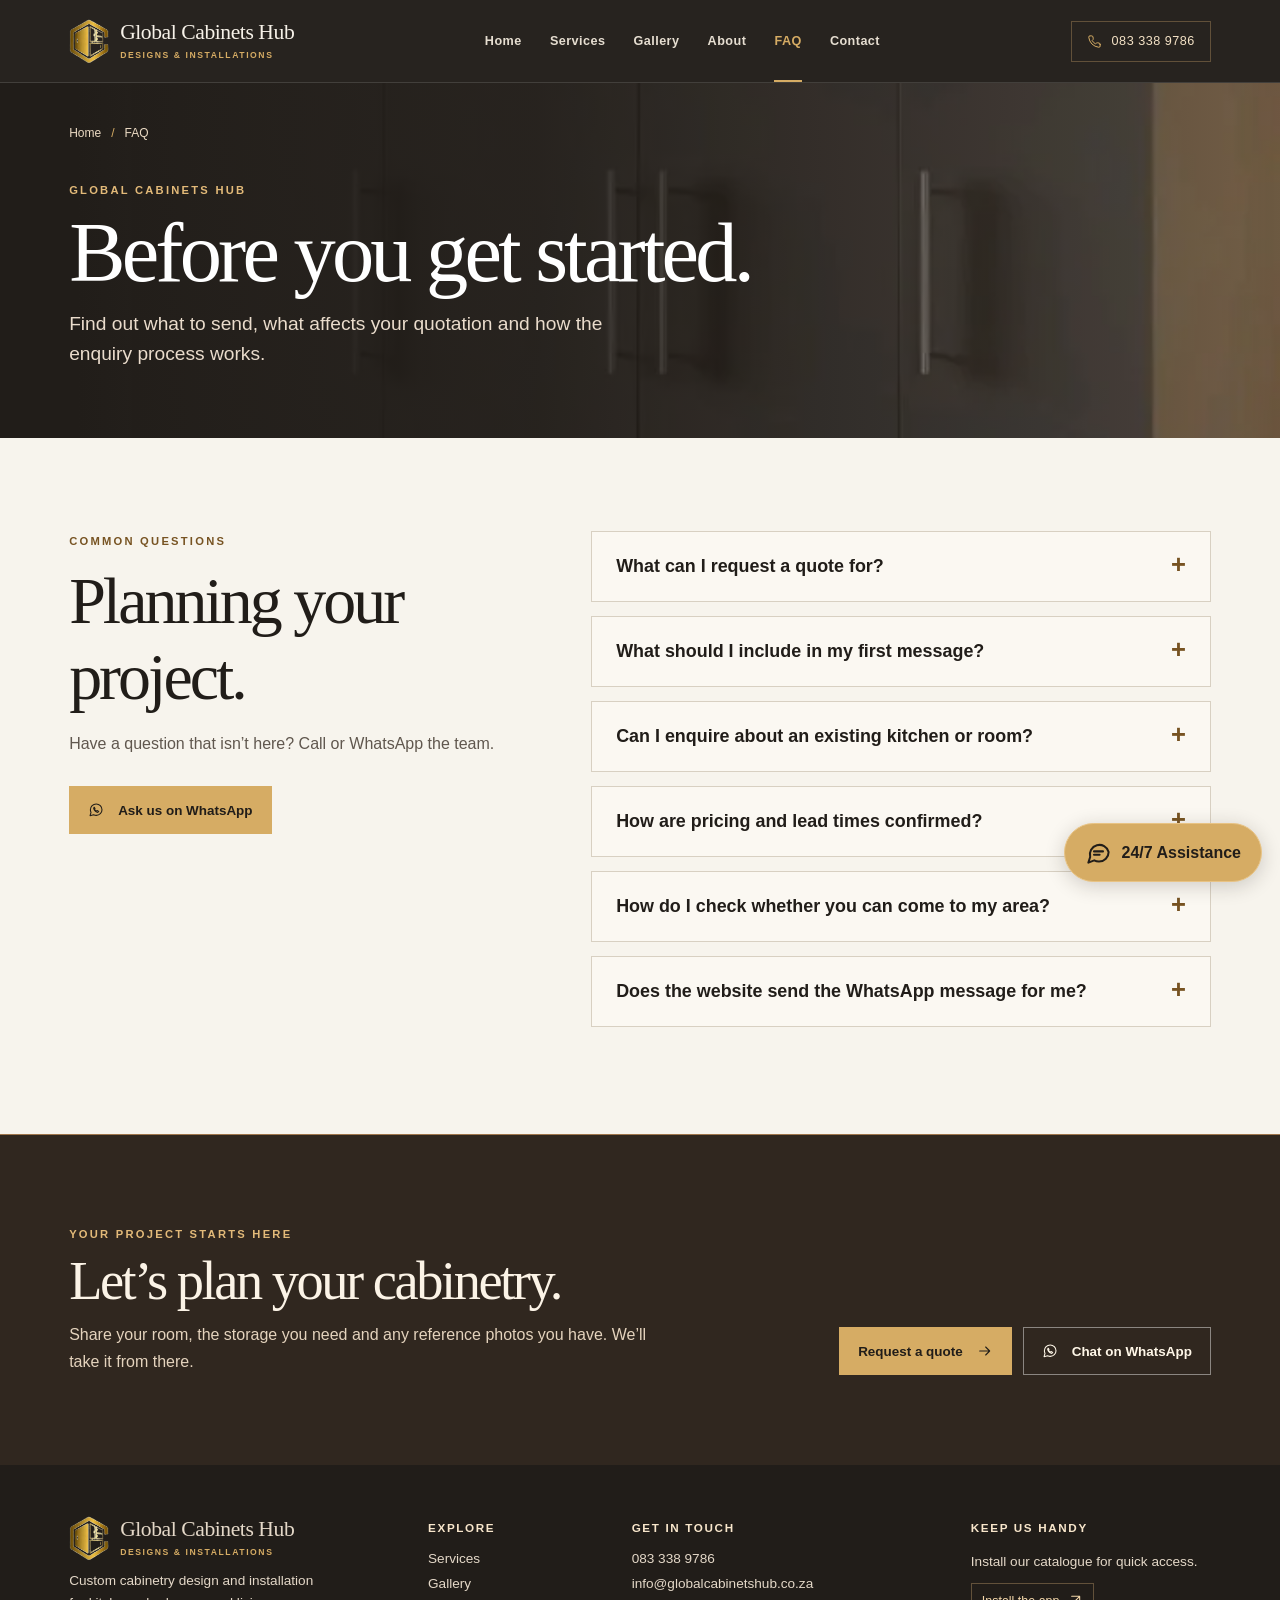
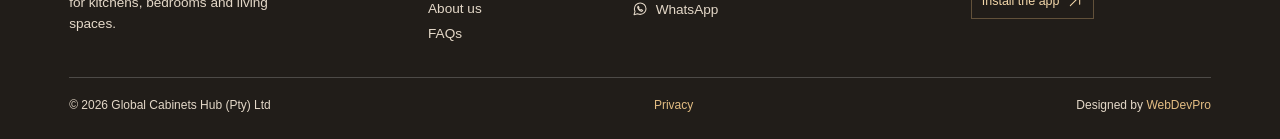
<file: faq.html>
<!doctype html>
<html lang="en-ZA">
<head>
<meta charset="utf-8">
<meta name="viewport" content="width=device-width, initial-scale=1, viewport-fit=cover">
<meta name="theme-color" content="#211d19">
<title>Cabinetry FAQs | Global Cabinets Hub</title>
<meta name="description" content="Find answers about project measurements, fittings and requesting a quotation from Global Cabinets Hub.">
<link rel="canonical" href="https://globalcabinets.vercel.app/faq">
<meta property="og:type" content="website">
<meta property="og:site_name" content="Global Cabinets Hub">
<meta property="og:title" content="Cabinetry FAQs | Global Cabinets Hub">
<meta property="og:description" content="Find answers about project measurements, fittings and requesting a quotation from Global Cabinets Hub.">
<meta property="og:url" content="https://globalcabinets.vercel.app/faq">
<meta property="og:image" content="https://globalcabinets.vercel.app/assets/social.jpg">
<meta property="og:image:alt" content="Warm ivory kitchen with timber cabinetry accents">
<meta name="twitter:card" content="summary_large_image">
<link rel="manifest" href="/manifest.webmanifest">
<link rel="icon" type="image/png" sizes="192x192" href="/assets/icon-192.png">
<link rel="apple-touch-icon" href="/assets/icon-180.png">
<link rel="stylesheet" href="/styles.css">
<link rel="stylesheet" href="/premium.css">
<link rel="stylesheet" href="/cabinetry.css">

<script defer src="/site-config.js"></script>
<script defer src="/script.js"></script>
<script defer src="/premium.js"></script>
<script defer src="/chatbot.js"></script>
<script defer src="/pwa.js"></script>
</head>
<body data-page="faq">
<a href="#main" class="skip-link">Skip to content</a>
<header class="header"><div class="shell nav-shell"><a class="brand" href="/" aria-label="Global Cabinets Hub home"><img src="/assets/cabinet-mark.png" width="45" height="48" alt=""><span class="wordmark">Global Cabinets Hub<small>DESIGNS &amp; INSTALLATIONS</small></span></a><button class="menu-btn" id="menuBtn" type="button" aria-controls="primaryNav" aria-expanded="false">Menu <span aria-hidden="true">☰</span></button><nav id="primaryNav" aria-label="Main navigation"><a href="/">Home</a><a href="/services">Services</a><a href="/gallery">Gallery</a><a href="/about">About</a><a href="/faq" aria-current="page">FAQ</a><a href="/contact">Contact</a></nav><a class="nav-phone" href="tel:+27833389786"><svg viewBox="0 0 24 24" fill="none" stroke="currentColor" stroke-width="1.6" stroke-linecap="round" stroke-linejoin="round" aria-hidden="true"><path d="M21 16.5v2.7a2 2 0 0 1-2.2 2 18 18 0 0 1-16-16A2 2 0 0 1 4.8 3h2.7a2 2 0 0 1 2 1.7l.5 2.7a2 2 0 0 1-.6 1.8L8.2 10.4a14 14 0 0 0 5.4 5.4l1.2-1.2a2 2 0 0 1 1.8-.6l2.7.5a2 2 0 0 1 1.7 2Z"/></svg><span>083 338 9786</span></a></div></header><div class="scroll-progress" id="scrollProgress" aria-hidden="true"></div>
<main id="main"><section class="inner-hero interior-wardrobe-grey"><div class="shell inner-shell"><a href="/" class="crumb">Home</a><span class="crumb-separator" aria-hidden="true">/</span><span class="crumb-current">FAQ</span><div><span class="eyebrow">GLOBAL CABINETS HUB</span><h1 class="typewriter" data-text="Before you get started.">Before you get started.</h1><p class="word-reveal">Find out what to send, what affects your quotation and how the enquiry process works.</p></div></div></section><section class="section"><div class="shell faq-layout"><div><div class="section-top reveal slide-up"><div><span class="kicker">COMMON QUESTIONS</span><h2>Planning your project.</h2><p>Have a question that isn’t here? Call or WhatsApp the team.</p></div></div><a class="btn" href="https://wa.me/27833389786" target="_blank" rel="noopener noreferrer"><svg viewBox="0 0 24 24" fill="none" stroke="currentColor" stroke-width="1.6" stroke-linecap="round" stroke-linejoin="round" aria-hidden="true"><path d="M21 11.6a8.5 8.5 0 0 1-8.5 8.5c-1.5 0-2.9-.4-4.1-1l-5.3 1.4 1.4-5a8.4 8.4 0 0 1-.9-3.9A8.7 8.7 0 1 1 21 11.6Z"/><path d="M9 8c-2 2.2 2.2 7 4.7 7.5 1.1.2 2-.5 2.4-1.4l-2.5-1.3-1 .9c-1.2-.6-2.2-1.6-2.8-2.8l.7-.9L9.7 8Z"/></svg>Ask us on WhatsApp</a></div><div class="faq-list"><details><summary>What can I request a quote for?</summary><p>We take enquiries for kitchen cabinetry, wardrobes and storage, and TV units and media walls. Select the closest option when you start a quote.</p></details><details><summary>What should I include in my first message?</summary><p>Share your town or suburb, the room, rough dimensions if available, and what you need from the cabinetry. You can attach room photos or design references after WhatsApp opens.</p></details><details><summary>Can I enquire about an existing kitchen or room?</summary><p>Yes. Tell us what you’d like to keep, what you’d like to replace and whether the current layout needs to change.</p></details><details><summary>How are pricing and lead times confirmed?</summary><p>They depend on the layout, measurements, finishes, hardware and installation needs. The team can confirm pricing and timing once the scope is clear.</p></details><details><summary>How do I check whether you can come to my area?</summary><p>Include your suburb or town in your enquiry or call us on 083 338 9786 to discuss availability.</p></details><details><summary>Does the website send the WhatsApp message for me?</summary><p>No. The assistant and quotation wizard prepare your message. Review it in WhatsApp and press Send when you’re ready.</p></details></div></div></section><section class="quote-band"><div class="shell quote-band-inner"><div class="reveal slide-up"><span class="eyebrow">YOUR PROJECT STARTS HERE</span><h2>Let’s plan your cabinetry.</h2><p>Share your room, the storage you need and any reference photos you have. We’ll take it from there.</p></div><div class="button-row"><button class="btn" type="button" data-open-quote>Request a quote<svg viewBox="0 0 24 24" fill="none" stroke="currentColor" stroke-width="1.6" stroke-linecap="round" stroke-linejoin="round" aria-hidden="true"><path d="M4 12h15m-6-6 6 6-6 6"/></svg></button><a class="btn btn-outline" href="https://wa.me/27833389786" target="_blank" rel="noopener noreferrer"><svg viewBox="0 0 24 24" fill="none" stroke="currentColor" stroke-width="1.6" stroke-linecap="round" stroke-linejoin="round" aria-hidden="true"><path d="M21 11.6a8.5 8.5 0 0 1-8.5 8.5c-1.5 0-2.9-.4-4.1-1l-5.3 1.4 1.4-5a8.4 8.4 0 0 1-.9-3.9A8.7 8.7 0 1 1 21 11.6Z"/><path d="M9 8c-2 2.2 2.2 7 4.7 7.5 1.1.2 2-.5 2.4-1.4l-2.5-1.3-1 .9c-1.2-.6-2.2-1.6-2.8-2.8l.7-.9L9.7 8Z"/></svg>Chat on WhatsApp</a></div></div></section></main>
<footer class="site-footer"><div class="shell"><div class="footer-grid">
 <div><a class="brand" href="/" aria-label="Global Cabinets Hub home"><img src="/assets/cabinet-mark.png" width="45" height="48" alt=""><span class="wordmark">Global Cabinets Hub<small>DESIGNS &amp; INSTALLATIONS</small></span></a><p>Custom cabinetry design and installation for kitchens, bedrooms and living spaces.</p></div>
 <div><h2>Explore</h2><a href="/services">Services</a><a href="/gallery">Gallery</a><a href="/about">About us</a><a href="/faq">FAQs</a></div>
 <div><h2>Get in touch</h2><a href="tel:+27833389786">083 338 9786</a><a href="mailto:info@globalcabinetshub.co.za">info@globalcabinetshub.co.za</a><a class="footer-whatsapp" href="https://wa.me/27833389786" target="_blank" rel="noopener noreferrer"><svg viewBox="0 0 24 24" fill="none" stroke="currentColor" stroke-width="1.6" stroke-linecap="round" stroke-linejoin="round" aria-hidden="true"><path d="M21 11.6a8.5 8.5 0 0 1-8.5 8.5c-1.5 0-2.9-.4-4.1-1l-5.3 1.4 1.4-5a8.4 8.4 0 0 1-.9-3.9A8.7 8.7 0 1 1 21 11.6Z"/><path d="M9 8c-2 2.2 2.2 7 4.7 7.5 1.1.2 2-.5 2.4-1.4l-2.5-1.3-1 .9c-1.2-.6-2.2-1.6-2.8-2.8l.7-.9L9.7 8Z"/></svg>WhatsApp</a></div>
 <div><h2>Keep us handy</h2><p>Install our catalogue for quick access.</p><button class="footer-install-button" type="button" data-install>Install the app <svg viewBox="0 0 24 24" fill="none" stroke="currentColor" stroke-width="1.6" stroke-linecap="round" stroke-linejoin="round" aria-hidden="true"><path d="M5 19 19 5M7 5h12v12"/></svg></button></div>
 </div><div class="footer-bottom"><span>© <span id="year">2026</span> Global Cabinets Hub (Pty) Ltd</span><a href="/privacy">Privacy</a><span>Designed by <a href="https://webdevpro.co.za" target="_blank" rel="noopener noreferrer">WebDevPro</a></span></div></div></footer>  <nav class="mobile-bottom mobile-bottom-pro" aria-label="Mobile quick navigation">
    <a class="mobile-nav-item" href="/"><span class="mobile-nav-icon-wrap"><svg class="mobile-nav-icon" viewBox="0 0 24 24" fill="none" stroke="currentColor" stroke-width="1.8" stroke-linecap="round" stroke-linejoin="round" aria-hidden="true" focusable="false"><path d="m3 10 9-7 9 7"/><path d="M5 9v11a1 1 0 0 0 1 1h12a1 1 0 0 0 1-1V9"/><path d="M9 21v-7h6v7"/></svg></span><span class="mobile-nav-label">Home</span></a>
    <a class="mobile-nav-item" href="/services"><span class="mobile-nav-icon-wrap"><svg class="mobile-nav-icon" viewBox="0 0 24 24" fill="none" stroke="currentColor" stroke-width="1.8" stroke-linecap="round" stroke-linejoin="round" aria-hidden="true" focusable="false"><rect x="3" y="3" width="7" height="7" rx="1.6"/><rect x="14" y="3" width="7" height="7" rx="1.6"/><rect x="3" y="14" width="7" height="7" rx="1.6"/><path d="M17.5 14v7m-3.5-3.5h7"/></svg></span><span class="mobile-nav-label">Services</span></a>
    <button class="mobile-nav-item mobile-nav-chat" type="button" data-open-chat aria-controls="chatPanel" aria-label="Open 24/7 assistance"><span class="mobile-nav-icon-wrap mobile-nav-chat-icon"><svg class="mobile-nav-icon" viewBox="0 0 24 24" fill="none" stroke="currentColor" stroke-width="1.8" stroke-linecap="round" stroke-linejoin="round" aria-hidden="true" focusable="false"><path d="M20.5 11.6a8.4 8.4 0 0 1-8.6 8.3 9.5 9.5 0 0 1-4.2-.9L3 21l1.7-4.7A8.4 8.4 0 1 1 20.5 11.6Z"/><path d="M8.1 10.2h7.8M8.1 13.8h5.2"/></svg><span class="mobile-nav-live" aria-hidden="true"></span></span><span class="mobile-nav-label">Chat</span></button>
    <a class="mobile-nav-item" href="/contact"><span class="mobile-nav-icon-wrap"><svg class="mobile-nav-icon" viewBox="0 0 24 24" fill="none" stroke="currentColor" stroke-width="1.8" stroke-linecap="round" stroke-linejoin="round" aria-hidden="true" focusable="false"><rect x="3" y="5" width="18" height="14" rx="2.6"/><path d="m4 7 8 6 8-6"/></svg></span><span class="mobile-nav-label">Contact</span></a>
    <button class="mobile-nav-item" id="installHelp" type="button" aria-label="Install this website as an app"><span class="mobile-nav-icon-wrap"><svg class="mobile-nav-icon" viewBox="0 0 24 24" fill="none" stroke="currentColor" stroke-width="1.8" stroke-linecap="round" stroke-linejoin="round" aria-hidden="true" focusable="false"><rect x="6.5" y="2.5" width="11" height="19" rx="2.3"/><path d="M12 7v7m-3-3 3 3 3-3"/><path d="M10 18h4"/></svg></span><span class="mobile-nav-label">Install</span></button>
  </nav>
  <dialog id="installDialog" aria-labelledby="installTitle">
    <img class="install-mark" src="/assets/icon-192.png" width="60" height="60" alt=""><h2 id="installTitle">Install Global Cabinets Hub</h2>
    <p>Keep our catalogue on your home screen and browse it offline after your first visit. You’ll need a connection to open WhatsApp.</p>
    <p id="installStatus" role="status"></p>
    <button id="installNow" type="button" hidden>Install app</button>
    <button id="closeDialog" type="button">Close</button>
  </dialog>
  <button id="chatLauncher" class="chat-launcher" type="button" aria-controls="chatPanel" aria-expanded="false" aria-haspopup="dialog" aria-label="Open 24/7 enquiry assistant">
    <svg viewBox="0 0 24 24" width="27" height="27" fill="none" stroke="currentColor" stroke-width="1.8" stroke-linecap="round" stroke-linejoin="round" aria-hidden="true"><path d="M21 11.5a8.5 8.5 0 0 1-8.5 8.5 9 9 0 0 1-4.3-1L3 21l1.6-5A8.5 8.5 0 1 1 21 11.5Z"/><path d="M8 11h8M8 14h5"/></svg>
    <span class="chat-launcher-label">24/7 Assistance</span>
  </button>
  <section id="chatPanel" class="chat-panel" role="dialog" aria-modal="false" aria-label="24/7 automated enquiry assistant" hidden>
    <div class="chat-top"><div class="chat-avatar" aria-hidden="true"><img src="/assets/cabinet-mark.png" width="28" height="29" alt=""></div><div class="chat-heading"><strong id="chatCompany">Global Cabinets Hub</strong><span><i class="online-dot" aria-hidden="true"></i> 24/7 automated assistance</span></div><button id="chatClose" class="chat-close" type="button" aria-label="Close enquiry assistant">×</button></div>
    <div class="chat-progress" id="chatProgress" aria-live="polite">Welcome</div>
    <div id="chatTranscript" class="chat-transcript" aria-live="polite" aria-relevant="additions text"></div>
    <div class="chat-compose"><div id="chatControls"></div><p id="chatStatus" class="chat-status" role="status" hidden></p><p class="chat-footnote">We prepare your message; you confirm sending it in WhatsApp.</p></div>
  </section>

</body></html>
</file>
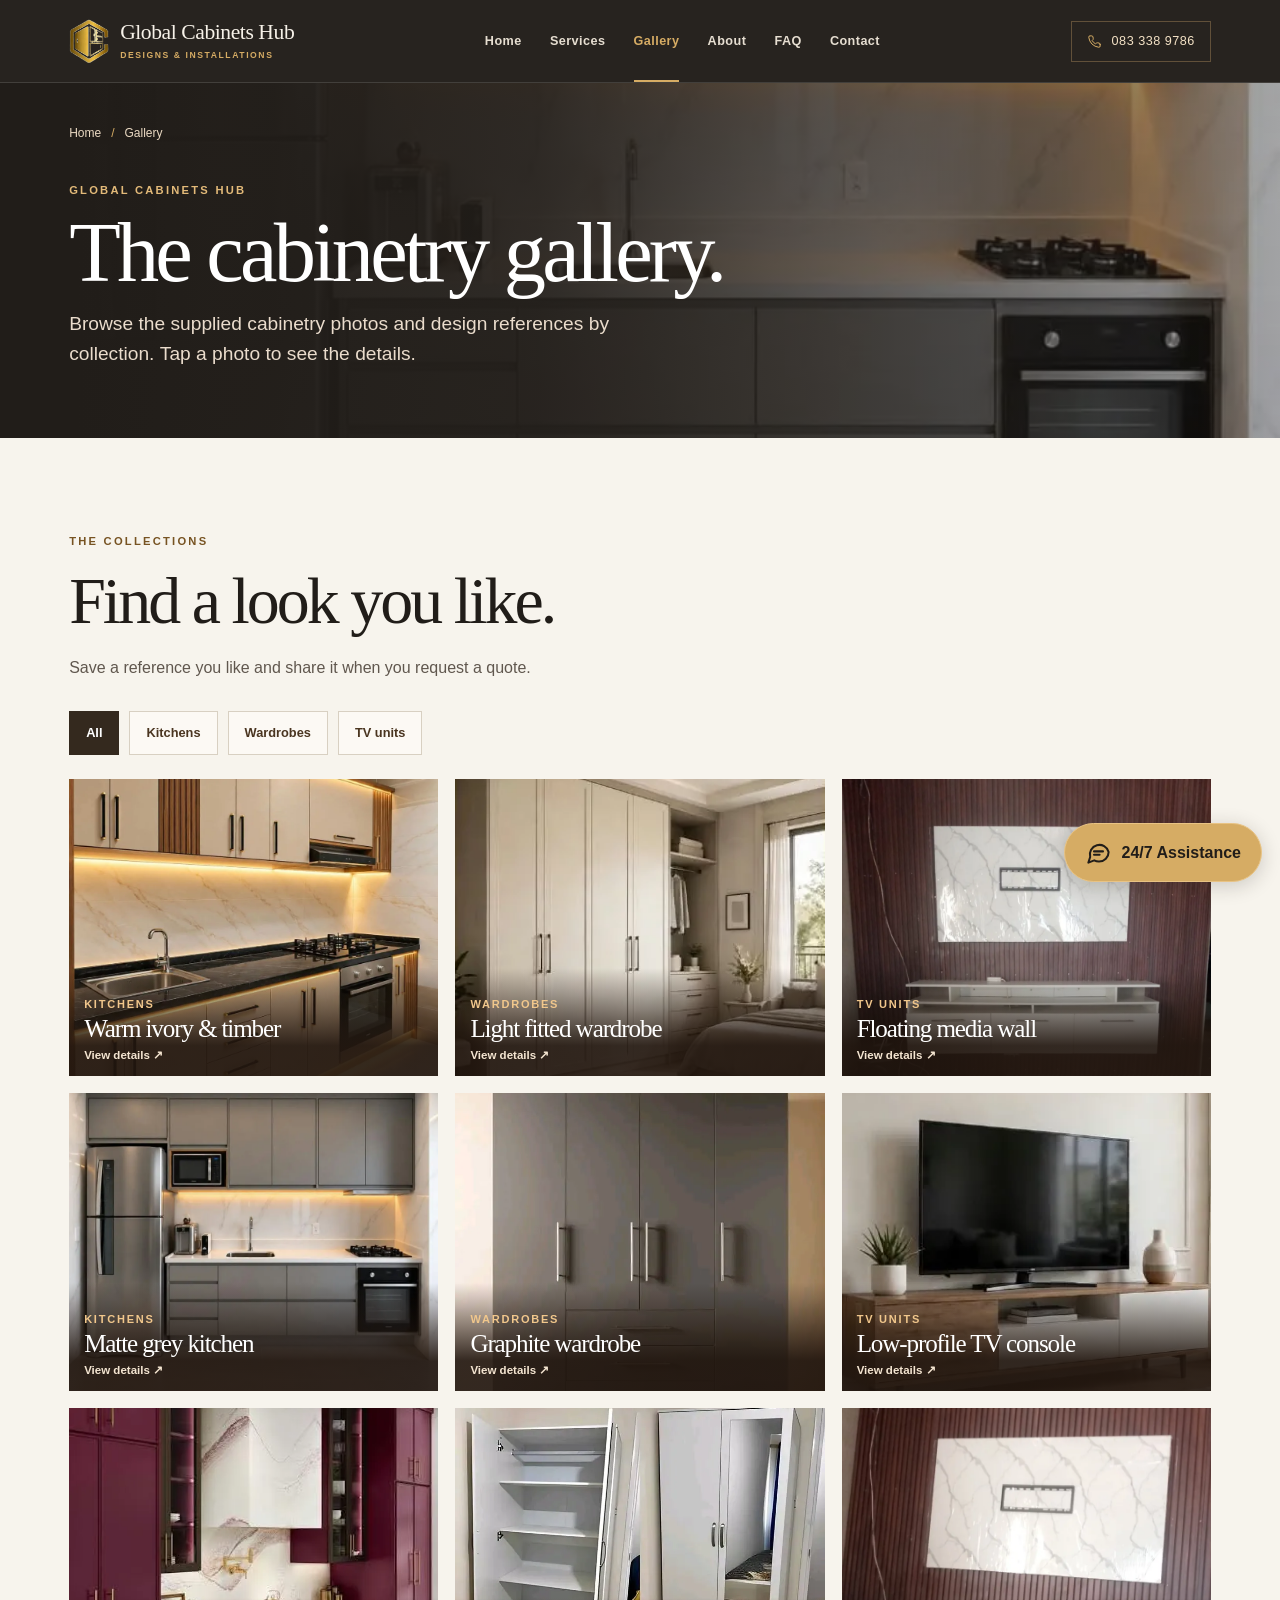
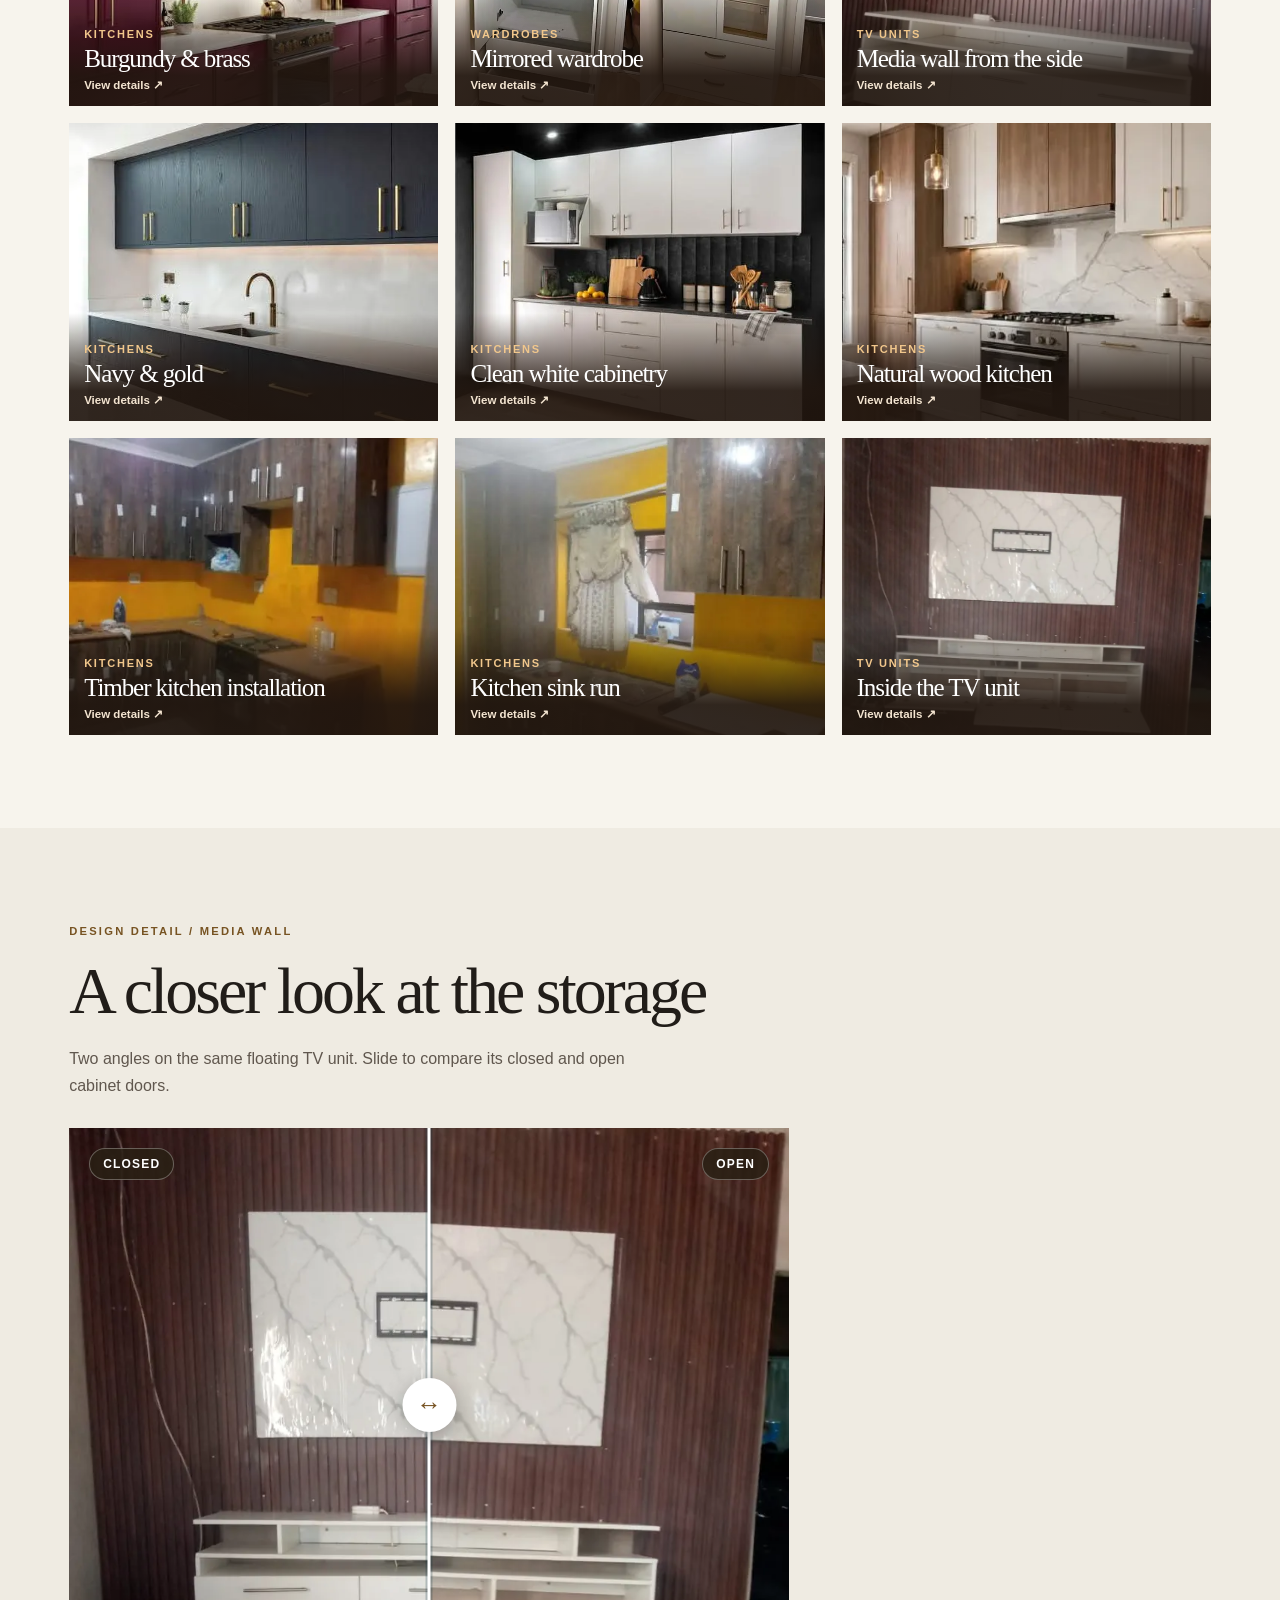
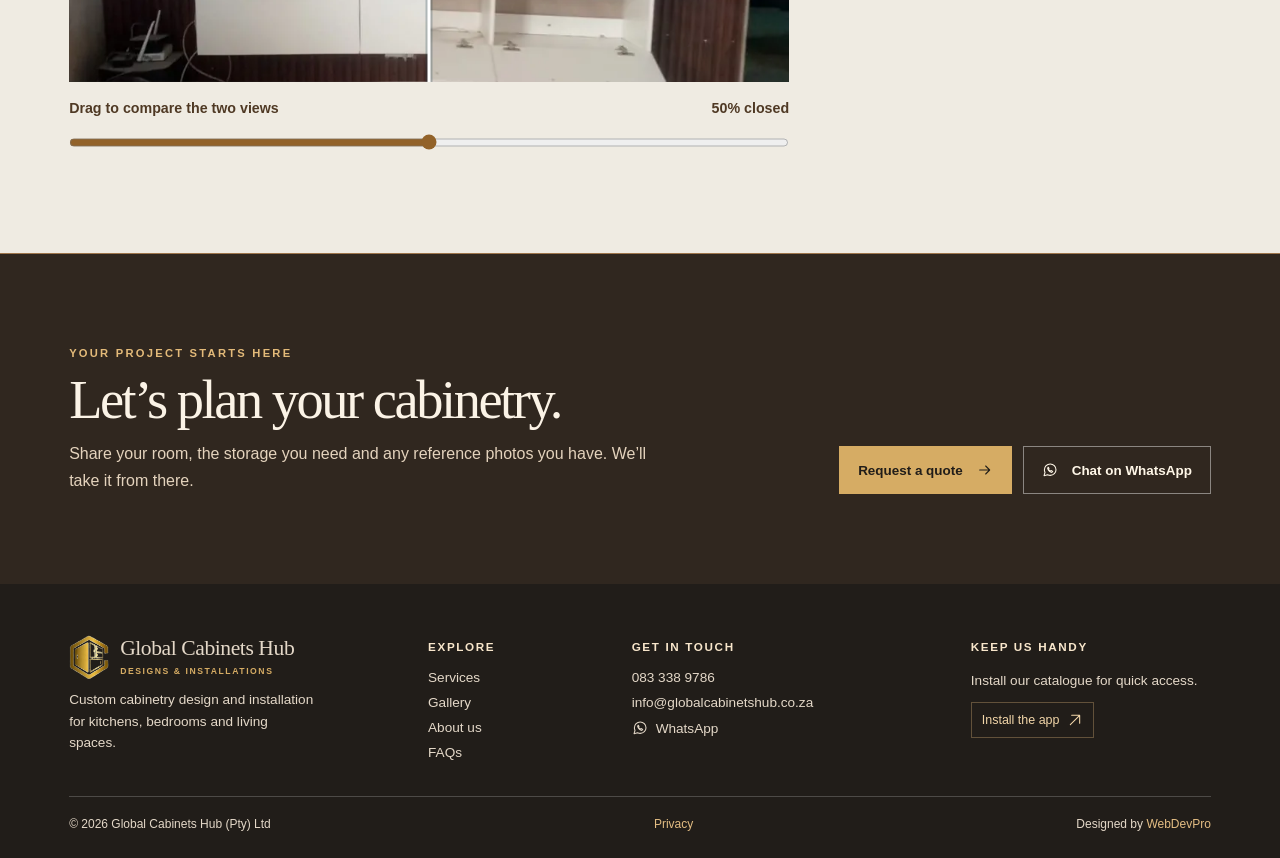
<file: gallery.html>
<!doctype html>
<html lang="en-ZA">
<head>
<meta charset="utf-8">
<meta name="viewport" content="width=device-width, initial-scale=1, viewport-fit=cover">
<meta name="theme-color" content="#211d19">
<title>Cabinetry Gallery | Global Cabinets Hub</title>
<meta name="description" content="Browse kitchen, wardrobe and TV unit designs and reference photos from Global Cabinets Hub.">
<link rel="canonical" href="https://globalcabinets.vercel.app/gallery">
<meta property="og:type" content="website">
<meta property="og:site_name" content="Global Cabinets Hub">
<meta property="og:title" content="Cabinetry Gallery | Global Cabinets Hub">
<meta property="og:description" content="Browse kitchen, wardrobe and TV unit designs and reference photos from Global Cabinets Hub.">
<meta property="og:url" content="https://globalcabinets.vercel.app/gallery">
<meta property="og:image" content="https://globalcabinets.vercel.app/assets/social.jpg">
<meta property="og:image:alt" content="Warm ivory kitchen with timber cabinetry accents">
<meta name="twitter:card" content="summary_large_image">
<link rel="manifest" href="/manifest.webmanifest">
<link rel="icon" type="image/png" sizes="192x192" href="/assets/icon-192.png">
<link rel="apple-touch-icon" href="/assets/icon-180.png">
<link rel="stylesheet" href="/styles.css">
<link rel="stylesheet" href="/premium.css">
<link rel="stylesheet" href="/cabinetry.css">

<script defer src="/site-config.js"></script>
<script defer src="/script.js"></script>
<script defer src="/premium.js"></script>
<script defer src="/chatbot.js"></script>
<script defer src="/pwa.js"></script>
</head>
<body data-page="gallery">
<a href="#main" class="skip-link">Skip to content</a>
<header class="header"><div class="shell nav-shell"><a class="brand" href="/" aria-label="Global Cabinets Hub home"><img src="/assets/cabinet-mark.png" width="45" height="48" alt=""><span class="wordmark">Global Cabinets Hub<small>DESIGNS &amp; INSTALLATIONS</small></span></a><button class="menu-btn" id="menuBtn" type="button" aria-controls="primaryNav" aria-expanded="false">Menu <span aria-hidden="true">☰</span></button><nav id="primaryNav" aria-label="Main navigation"><a href="/">Home</a><a href="/services">Services</a><a href="/gallery" aria-current="page">Gallery</a><a href="/about">About</a><a href="/faq">FAQ</a><a href="/contact">Contact</a></nav><a class="nav-phone" href="tel:+27833389786"><svg viewBox="0 0 24 24" fill="none" stroke="currentColor" stroke-width="1.6" stroke-linecap="round" stroke-linejoin="round" aria-hidden="true"><path d="M21 16.5v2.7a2 2 0 0 1-2.2 2 18 18 0 0 1-16-16A2 2 0 0 1 4.8 3h2.7a2 2 0 0 1 2 1.7l.5 2.7a2 2 0 0 1-.6 1.8L8.2 10.4a14 14 0 0 0 5.4 5.4l1.2-1.2a2 2 0 0 1 1.8-.6l2.7.5a2 2 0 0 1 1.7 2Z"/></svg><span>083 338 9786</span></a></div></header><div class="scroll-progress" id="scrollProgress" aria-hidden="true"></div>
<main id="main"><section class="inner-hero interior-kitchen-grey"><div class="shell inner-shell"><a href="/" class="crumb">Home</a><span class="crumb-separator" aria-hidden="true">/</span><span class="crumb-current">Gallery</span><div><span class="eyebrow">GLOBAL CABINETS HUB</span><h1 class="typewriter" data-text="The cabinetry gallery.">The cabinetry gallery.</h1><p class="word-reveal">Browse the supplied cabinetry photos and design references by collection. Tap a photo to see the details.</p></div></div></section><section class="section premium-portfolio"><div class="shell"><div class="section-top reveal slide-up"><div><span class="kicker">THE COLLECTIONS</span><h2>Find a look you like.</h2><p>Save a reference you like and share it when you request a quote.</p></div></div><div class="filter-row" id="projectFilters" aria-label="Filter photos"></div><div class="project-grid" id="projectList"></div></div></section>
<dialog class="project-dialog" id="projectDialog" aria-labelledby="projectDialogTitle"><div class="project-dialog-inner"><button type="button" class="lightbox-close" id="projectDialogClose" aria-label="Close photo">×</button><img id="projectFullImage" alt=""><div class="project-dialog-caption"><h2 id="projectDialogTitle"></h2><p id="projectDialogDescription"></p><div class="project-dialog-controls"><button id="projectPrev" type="button">← Previous</button><button id="projectNext" type="button">Next →</button></div></div></div></dialog>
<section class="section comparison-section"><div class="shell"><div class="section-top reveal slide-up"><div><span class="kicker">DESIGN DETAIL / MEDIA WALL</span><h2 id="compareTitle">A closer look at the storage.</h2><p id="compareCaption">Two views of the same floating TV unit.</p></div></div><div id="beforeAfter" class="compare-widget"><img id="afterImage" src="/assets/media-open.webp" alt="TV unit doors open" loading="lazy"><div class="compare-before-clip"><img id="beforeImage" src="/assets/media-wall.webp" alt="TV unit doors closed" loading="lazy"></div><span class="compare-label before-tag">CLOSED</span><span class="compare-label after-tag">OPEN</span><div class="compare-line" aria-hidden="true"><span>↔</span></div></div><label class="compare-input-label" for="compareRange">Drag to compare the two views <output id="compareValue" for="compareRange">50% closed</output></label><input class="compare-range" id="compareRange" type="range" min="0" max="100" value="50"></div></section><section class="quote-band"><div class="shell quote-band-inner"><div class="reveal slide-up"><span class="eyebrow">YOUR PROJECT STARTS HERE</span><h2>Let’s plan your cabinetry.</h2><p>Share your room, the storage you need and any reference photos you have. We’ll take it from there.</p></div><div class="button-row"><button class="btn" type="button" data-open-quote>Request a quote<svg viewBox="0 0 24 24" fill="none" stroke="currentColor" stroke-width="1.6" stroke-linecap="round" stroke-linejoin="round" aria-hidden="true"><path d="M4 12h15m-6-6 6 6-6 6"/></svg></button><a class="btn btn-outline" href="https://wa.me/27833389786" target="_blank" rel="noopener noreferrer"><svg viewBox="0 0 24 24" fill="none" stroke="currentColor" stroke-width="1.6" stroke-linecap="round" stroke-linejoin="round" aria-hidden="true"><path d="M21 11.6a8.5 8.5 0 0 1-8.5 8.5c-1.5 0-2.9-.4-4.1-1l-5.3 1.4 1.4-5a8.4 8.4 0 0 1-.9-3.9A8.7 8.7 0 1 1 21 11.6Z"/><path d="M9 8c-2 2.2 2.2 7 4.7 7.5 1.1.2 2-.5 2.4-1.4l-2.5-1.3-1 .9c-1.2-.6-2.2-1.6-2.8-2.8l.7-.9L9.7 8Z"/></svg>Chat on WhatsApp</a></div></div></section></main>
<footer class="site-footer"><div class="shell"><div class="footer-grid">
 <div><a class="brand" href="/" aria-label="Global Cabinets Hub home"><img src="/assets/cabinet-mark.png" width="45" height="48" alt=""><span class="wordmark">Global Cabinets Hub<small>DESIGNS &amp; INSTALLATIONS</small></span></a><p>Custom cabinetry design and installation for kitchens, bedrooms and living spaces.</p></div>
 <div><h2>Explore</h2><a href="/services">Services</a><a href="/gallery">Gallery</a><a href="/about">About us</a><a href="/faq">FAQs</a></div>
 <div><h2>Get in touch</h2><a href="tel:+27833389786">083 338 9786</a><a href="mailto:info@globalcabinetshub.co.za">info@globalcabinetshub.co.za</a><a class="footer-whatsapp" href="https://wa.me/27833389786" target="_blank" rel="noopener noreferrer"><svg viewBox="0 0 24 24" fill="none" stroke="currentColor" stroke-width="1.6" stroke-linecap="round" stroke-linejoin="round" aria-hidden="true"><path d="M21 11.6a8.5 8.5 0 0 1-8.5 8.5c-1.5 0-2.9-.4-4.1-1l-5.3 1.4 1.4-5a8.4 8.4 0 0 1-.9-3.9A8.7 8.7 0 1 1 21 11.6Z"/><path d="M9 8c-2 2.2 2.2 7 4.7 7.5 1.1.2 2-.5 2.4-1.4l-2.5-1.3-1 .9c-1.2-.6-2.2-1.6-2.8-2.8l.7-.9L9.7 8Z"/></svg>WhatsApp</a></div>
 <div><h2>Keep us handy</h2><p>Install our catalogue for quick access.</p><button class="footer-install-button" type="button" data-install>Install the app <svg viewBox="0 0 24 24" fill="none" stroke="currentColor" stroke-width="1.6" stroke-linecap="round" stroke-linejoin="round" aria-hidden="true"><path d="M5 19 19 5M7 5h12v12"/></svg></button></div>
 </div><div class="footer-bottom"><span>© <span id="year">2026</span> Global Cabinets Hub (Pty) Ltd</span><a href="/privacy">Privacy</a><span>Designed by <a href="https://webdevpro.co.za" target="_blank" rel="noopener noreferrer">WebDevPro</a></span></div></div></footer>  <nav class="mobile-bottom mobile-bottom-pro" aria-label="Mobile quick navigation">
    <a class="mobile-nav-item" href="/"><span class="mobile-nav-icon-wrap"><svg class="mobile-nav-icon" viewBox="0 0 24 24" fill="none" stroke="currentColor" stroke-width="1.8" stroke-linecap="round" stroke-linejoin="round" aria-hidden="true" focusable="false"><path d="m3 10 9-7 9 7"/><path d="M5 9v11a1 1 0 0 0 1 1h12a1 1 0 0 0 1-1V9"/><path d="M9 21v-7h6v7"/></svg></span><span class="mobile-nav-label">Home</span></a>
    <a class="mobile-nav-item" href="/services"><span class="mobile-nav-icon-wrap"><svg class="mobile-nav-icon" viewBox="0 0 24 24" fill="none" stroke="currentColor" stroke-width="1.8" stroke-linecap="round" stroke-linejoin="round" aria-hidden="true" focusable="false"><rect x="3" y="3" width="7" height="7" rx="1.6"/><rect x="14" y="3" width="7" height="7" rx="1.6"/><rect x="3" y="14" width="7" height="7" rx="1.6"/><path d="M17.5 14v7m-3.5-3.5h7"/></svg></span><span class="mobile-nav-label">Services</span></a>
    <button class="mobile-nav-item mobile-nav-chat" type="button" data-open-chat aria-controls="chatPanel" aria-label="Open 24/7 assistance"><span class="mobile-nav-icon-wrap mobile-nav-chat-icon"><svg class="mobile-nav-icon" viewBox="0 0 24 24" fill="none" stroke="currentColor" stroke-width="1.8" stroke-linecap="round" stroke-linejoin="round" aria-hidden="true" focusable="false"><path d="M20.5 11.6a8.4 8.4 0 0 1-8.6 8.3 9.5 9.5 0 0 1-4.2-.9L3 21l1.7-4.7A8.4 8.4 0 1 1 20.5 11.6Z"/><path d="M8.1 10.2h7.8M8.1 13.8h5.2"/></svg><span class="mobile-nav-live" aria-hidden="true"></span></span><span class="mobile-nav-label">Chat</span></button>
    <a class="mobile-nav-item" href="/contact"><span class="mobile-nav-icon-wrap"><svg class="mobile-nav-icon" viewBox="0 0 24 24" fill="none" stroke="currentColor" stroke-width="1.8" stroke-linecap="round" stroke-linejoin="round" aria-hidden="true" focusable="false"><rect x="3" y="5" width="18" height="14" rx="2.6"/><path d="m4 7 8 6 8-6"/></svg></span><span class="mobile-nav-label">Contact</span></a>
    <button class="mobile-nav-item" id="installHelp" type="button" aria-label="Install this website as an app"><span class="mobile-nav-icon-wrap"><svg class="mobile-nav-icon" viewBox="0 0 24 24" fill="none" stroke="currentColor" stroke-width="1.8" stroke-linecap="round" stroke-linejoin="round" aria-hidden="true" focusable="false"><rect x="6.5" y="2.5" width="11" height="19" rx="2.3"/><path d="M12 7v7m-3-3 3 3 3-3"/><path d="M10 18h4"/></svg></span><span class="mobile-nav-label">Install</span></button>
  </nav>
  <dialog id="installDialog" aria-labelledby="installTitle">
    <img class="install-mark" src="/assets/icon-192.png" width="60" height="60" alt=""><h2 id="installTitle">Install Global Cabinets Hub</h2>
    <p>Keep our catalogue on your home screen and browse it offline after your first visit. You’ll need a connection to open WhatsApp.</p>
    <p id="installStatus" role="status"></p>
    <button id="installNow" type="button" hidden>Install app</button>
    <button id="closeDialog" type="button">Close</button>
  </dialog>
  <button id="chatLauncher" class="chat-launcher" type="button" aria-controls="chatPanel" aria-expanded="false" aria-haspopup="dialog" aria-label="Open 24/7 enquiry assistant">
    <svg viewBox="0 0 24 24" width="27" height="27" fill="none" stroke="currentColor" stroke-width="1.8" stroke-linecap="round" stroke-linejoin="round" aria-hidden="true"><path d="M21 11.5a8.5 8.5 0 0 1-8.5 8.5 9 9 0 0 1-4.3-1L3 21l1.6-5A8.5 8.5 0 1 1 21 11.5Z"/><path d="M8 11h8M8 14h5"/></svg>
    <span class="chat-launcher-label">24/7 Assistance</span>
  </button>
  <section id="chatPanel" class="chat-panel" role="dialog" aria-modal="false" aria-label="24/7 automated enquiry assistant" hidden>
    <div class="chat-top"><div class="chat-avatar" aria-hidden="true"><img src="/assets/cabinet-mark.png" width="28" height="29" alt=""></div><div class="chat-heading"><strong id="chatCompany">Global Cabinets Hub</strong><span><i class="online-dot" aria-hidden="true"></i> 24/7 automated assistance</span></div><button id="chatClose" class="chat-close" type="button" aria-label="Close enquiry assistant">×</button></div>
    <div class="chat-progress" id="chatProgress" aria-live="polite">Welcome</div>
    <div id="chatTranscript" class="chat-transcript" aria-live="polite" aria-relevant="additions text"></div>
    <div class="chat-compose"><div id="chatControls"></div><p id="chatStatus" class="chat-status" role="status" hidden></p><p class="chat-footnote">We prepare your message; you confirm sending it in WhatsApp.</p></div>
  </section>

</body></html>
</file>
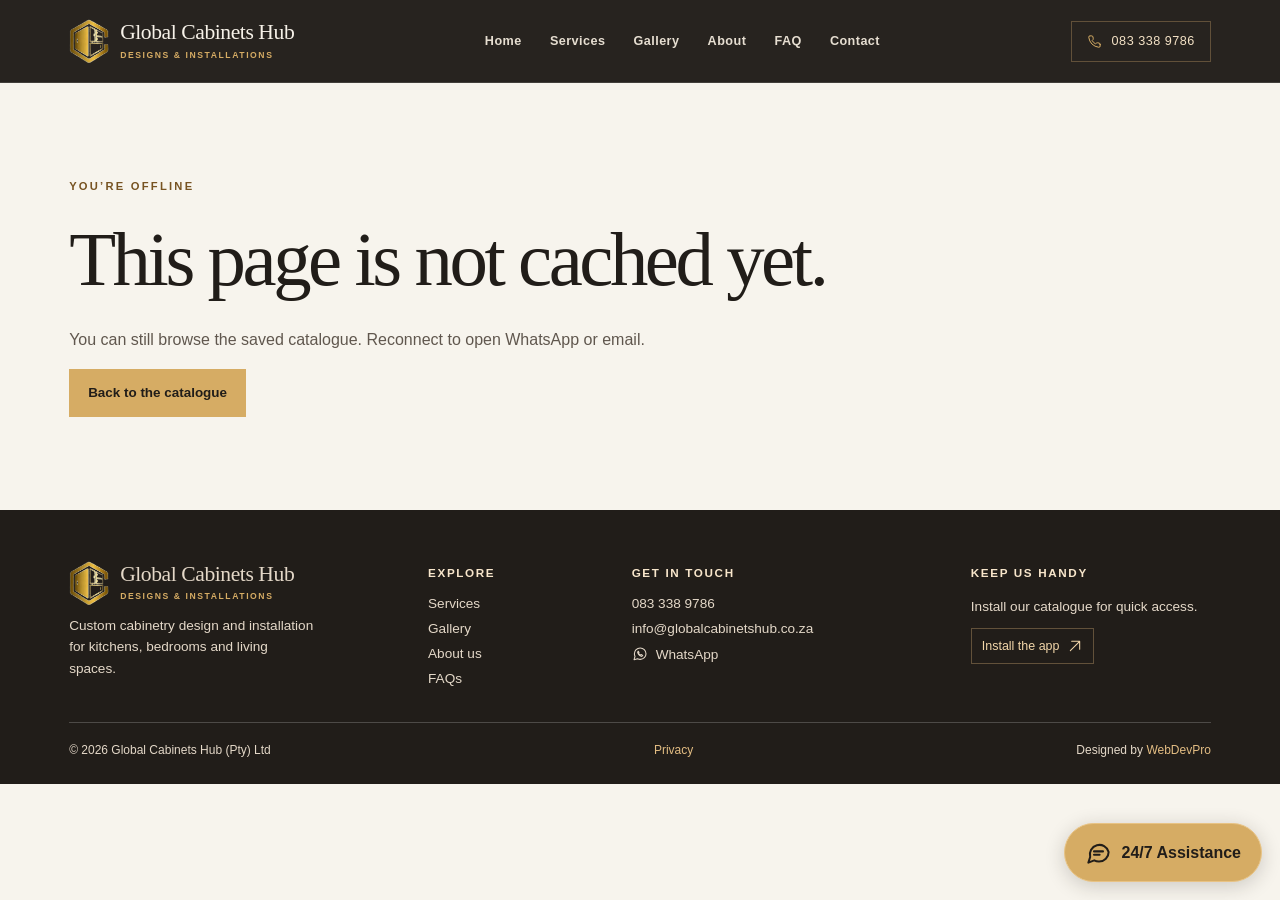
<file: offline.html>
<!doctype html>
<html lang="en-ZA">
<head>
<meta charset="utf-8">
<meta name="viewport" content="width=device-width, initial-scale=1, viewport-fit=cover">
<meta name="theme-color" content="#211d19">
<title>Offline | Global Cabinets Hub</title>
<meta name="description" content="Browse cached Global Cabinets Hub pages while offline.">
<meta name="robots" content="noindex">
<meta property="og:type" content="website">
<meta property="og:site_name" content="Global Cabinets Hub">
<meta property="og:title" content="Offline | Global Cabinets Hub">
<meta property="og:description" content="Browse cached Global Cabinets Hub pages while offline.">
<meta property="og:url" content="https://globalcabinets.vercel.app/offline">
<meta property="og:image" content="https://globalcabinets.vercel.app/assets/social.jpg">
<meta property="og:image:alt" content="Warm ivory kitchen with timber cabinetry accents">
<meta name="twitter:card" content="summary_large_image">
<link rel="manifest" href="/manifest.webmanifest">
<link rel="icon" type="image/png" sizes="192x192" href="/assets/icon-192.png">
<link rel="apple-touch-icon" href="/assets/icon-180.png">
<link rel="stylesheet" href="/styles.css">
<link rel="stylesheet" href="/premium.css">
<link rel="stylesheet" href="/cabinetry.css">

<script defer src="/site-config.js"></script>
<script defer src="/script.js"></script>
<script defer src="/premium.js"></script>
<script defer src="/chatbot.js"></script>
<script defer src="/pwa.js"></script>
</head>
<body data-page="offline">
<a href="#main" class="skip-link">Skip to content</a>
<header class="header"><div class="shell nav-shell"><a class="brand" href="/" aria-label="Global Cabinets Hub home"><img src="/assets/cabinet-mark.png" width="45" height="48" alt=""><span class="wordmark">Global Cabinets Hub<small>DESIGNS &amp; INSTALLATIONS</small></span></a><button class="menu-btn" id="menuBtn" type="button" aria-controls="primaryNav" aria-expanded="false">Menu <span aria-hidden="true">☰</span></button><nav id="primaryNav" aria-label="Main navigation"><a href="/">Home</a><a href="/services">Services</a><a href="/gallery">Gallery</a><a href="/about">About</a><a href="/faq">FAQ</a><a href="/contact">Contact</a></nav><a class="nav-phone" href="tel:+27833389786"><svg viewBox="0 0 24 24" fill="none" stroke="currentColor" stroke-width="1.6" stroke-linecap="round" stroke-linejoin="round" aria-hidden="true"><path d="M21 16.5v2.7a2 2 0 0 1-2.2 2 18 18 0 0 1-16-16A2 2 0 0 1 4.8 3h2.7a2 2 0 0 1 2 1.7l.5 2.7a2 2 0 0 1-.6 1.8L8.2 10.4a14 14 0 0 0 5.4 5.4l1.2-1.2a2 2 0 0 1 1.8-.6l2.7.5a2 2 0 0 1 1.7 2Z"/></svg><span>083 338 9786</span></a></div></header><div class="scroll-progress" id="scrollProgress" aria-hidden="true"></div>
<main id="main"><section class="section fallback"><div class="shell"><span class="kicker">YOU’RE OFFLINE</span><h1>This page is not cached yet.</h1><p>You can still browse the saved catalogue. Reconnect to open WhatsApp or email.</p><a class="btn" href="/">Back to the catalogue</a></div></section></main>
<footer class="site-footer"><div class="shell"><div class="footer-grid">
 <div><a class="brand" href="/" aria-label="Global Cabinets Hub home"><img src="/assets/cabinet-mark.png" width="45" height="48" alt=""><span class="wordmark">Global Cabinets Hub<small>DESIGNS &amp; INSTALLATIONS</small></span></a><p>Custom cabinetry design and installation for kitchens, bedrooms and living spaces.</p></div>
 <div><h2>Explore</h2><a href="/services">Services</a><a href="/gallery">Gallery</a><a href="/about">About us</a><a href="/faq">FAQs</a></div>
 <div><h2>Get in touch</h2><a href="tel:+27833389786">083 338 9786</a><a href="mailto:info@globalcabinetshub.co.za">info@globalcabinetshub.co.za</a><a class="footer-whatsapp" href="https://wa.me/27833389786" target="_blank" rel="noopener noreferrer"><svg viewBox="0 0 24 24" fill="none" stroke="currentColor" stroke-width="1.6" stroke-linecap="round" stroke-linejoin="round" aria-hidden="true"><path d="M21 11.6a8.5 8.5 0 0 1-8.5 8.5c-1.5 0-2.9-.4-4.1-1l-5.3 1.4 1.4-5a8.4 8.4 0 0 1-.9-3.9A8.7 8.7 0 1 1 21 11.6Z"/><path d="M9 8c-2 2.2 2.2 7 4.7 7.5 1.1.2 2-.5 2.4-1.4l-2.5-1.3-1 .9c-1.2-.6-2.2-1.6-2.8-2.8l.7-.9L9.7 8Z"/></svg>WhatsApp</a></div>
 <div><h2>Keep us handy</h2><p>Install our catalogue for quick access.</p><button class="footer-install-button" type="button" data-install>Install the app <svg viewBox="0 0 24 24" fill="none" stroke="currentColor" stroke-width="1.6" stroke-linecap="round" stroke-linejoin="round" aria-hidden="true"><path d="M5 19 19 5M7 5h12v12"/></svg></button></div>
 </div><div class="footer-bottom"><span>© <span id="year">2026</span> Global Cabinets Hub (Pty) Ltd</span><a href="/privacy">Privacy</a><span>Designed by <a href="https://webdevpro.co.za" target="_blank" rel="noopener noreferrer">WebDevPro</a></span></div></div></footer>  <nav class="mobile-bottom mobile-bottom-pro" aria-label="Mobile quick navigation">
    <a class="mobile-nav-item" href="/"><span class="mobile-nav-icon-wrap"><svg class="mobile-nav-icon" viewBox="0 0 24 24" fill="none" stroke="currentColor" stroke-width="1.8" stroke-linecap="round" stroke-linejoin="round" aria-hidden="true" focusable="false"><path d="m3 10 9-7 9 7"/><path d="M5 9v11a1 1 0 0 0 1 1h12a1 1 0 0 0 1-1V9"/><path d="M9 21v-7h6v7"/></svg></span><span class="mobile-nav-label">Home</span></a>
    <a class="mobile-nav-item" href="/services"><span class="mobile-nav-icon-wrap"><svg class="mobile-nav-icon" viewBox="0 0 24 24" fill="none" stroke="currentColor" stroke-width="1.8" stroke-linecap="round" stroke-linejoin="round" aria-hidden="true" focusable="false"><rect x="3" y="3" width="7" height="7" rx="1.6"/><rect x="14" y="3" width="7" height="7" rx="1.6"/><rect x="3" y="14" width="7" height="7" rx="1.6"/><path d="M17.5 14v7m-3.5-3.5h7"/></svg></span><span class="mobile-nav-label">Services</span></a>
    <button class="mobile-nav-item mobile-nav-chat" type="button" data-open-chat aria-controls="chatPanel" aria-label="Open 24/7 assistance"><span class="mobile-nav-icon-wrap mobile-nav-chat-icon"><svg class="mobile-nav-icon" viewBox="0 0 24 24" fill="none" stroke="currentColor" stroke-width="1.8" stroke-linecap="round" stroke-linejoin="round" aria-hidden="true" focusable="false"><path d="M20.5 11.6a8.4 8.4 0 0 1-8.6 8.3 9.5 9.5 0 0 1-4.2-.9L3 21l1.7-4.7A8.4 8.4 0 1 1 20.5 11.6Z"/><path d="M8.1 10.2h7.8M8.1 13.8h5.2"/></svg><span class="mobile-nav-live" aria-hidden="true"></span></span><span class="mobile-nav-label">Chat</span></button>
    <a class="mobile-nav-item" href="/contact"><span class="mobile-nav-icon-wrap"><svg class="mobile-nav-icon" viewBox="0 0 24 24" fill="none" stroke="currentColor" stroke-width="1.8" stroke-linecap="round" stroke-linejoin="round" aria-hidden="true" focusable="false"><rect x="3" y="5" width="18" height="14" rx="2.6"/><path d="m4 7 8 6 8-6"/></svg></span><span class="mobile-nav-label">Contact</span></a>
    <button class="mobile-nav-item" id="installHelp" type="button" aria-label="Install this website as an app"><span class="mobile-nav-icon-wrap"><svg class="mobile-nav-icon" viewBox="0 0 24 24" fill="none" stroke="currentColor" stroke-width="1.8" stroke-linecap="round" stroke-linejoin="round" aria-hidden="true" focusable="false"><rect x="6.5" y="2.5" width="11" height="19" rx="2.3"/><path d="M12 7v7m-3-3 3 3 3-3"/><path d="M10 18h4"/></svg></span><span class="mobile-nav-label">Install</span></button>
  </nav>
  <dialog id="installDialog" aria-labelledby="installTitle">
    <img class="install-mark" src="/assets/icon-192.png" width="60" height="60" alt=""><h2 id="installTitle">Install Global Cabinets Hub</h2>
    <p>Keep our catalogue on your home screen and browse it offline after your first visit. You’ll need a connection to open WhatsApp.</p>
    <p id="installStatus" role="status"></p>
    <button id="installNow" type="button" hidden>Install app</button>
    <button id="closeDialog" type="button">Close</button>
  </dialog>
  <button id="chatLauncher" class="chat-launcher" type="button" aria-controls="chatPanel" aria-expanded="false" aria-haspopup="dialog" aria-label="Open 24/7 enquiry assistant">
    <svg viewBox="0 0 24 24" width="27" height="27" fill="none" stroke="currentColor" stroke-width="1.8" stroke-linecap="round" stroke-linejoin="round" aria-hidden="true"><path d="M21 11.5a8.5 8.5 0 0 1-8.5 8.5 9 9 0 0 1-4.3-1L3 21l1.6-5A8.5 8.5 0 1 1 21 11.5Z"/><path d="M8 11h8M8 14h5"/></svg>
    <span class="chat-launcher-label">24/7 Assistance</span>
  </button>
  <section id="chatPanel" class="chat-panel" role="dialog" aria-modal="false" aria-label="24/7 automated enquiry assistant" hidden>
    <div class="chat-top"><div class="chat-avatar" aria-hidden="true"><img src="/assets/cabinet-mark.png" width="28" height="29" alt=""></div><div class="chat-heading"><strong id="chatCompany">Global Cabinets Hub</strong><span><i class="online-dot" aria-hidden="true"></i> 24/7 automated assistance</span></div><button id="chatClose" class="chat-close" type="button" aria-label="Close enquiry assistant">×</button></div>
    <div class="chat-progress" id="chatProgress" aria-live="polite">Welcome</div>
    <div id="chatTranscript" class="chat-transcript" aria-live="polite" aria-relevant="additions text"></div>
    <div class="chat-compose"><div id="chatControls"></div><p id="chatStatus" class="chat-status" role="status" hidden></p><p class="chat-footnote">We prepare your message; you confirm sending it in WhatsApp.</p></div>
  </section>

</body></html>
</file>
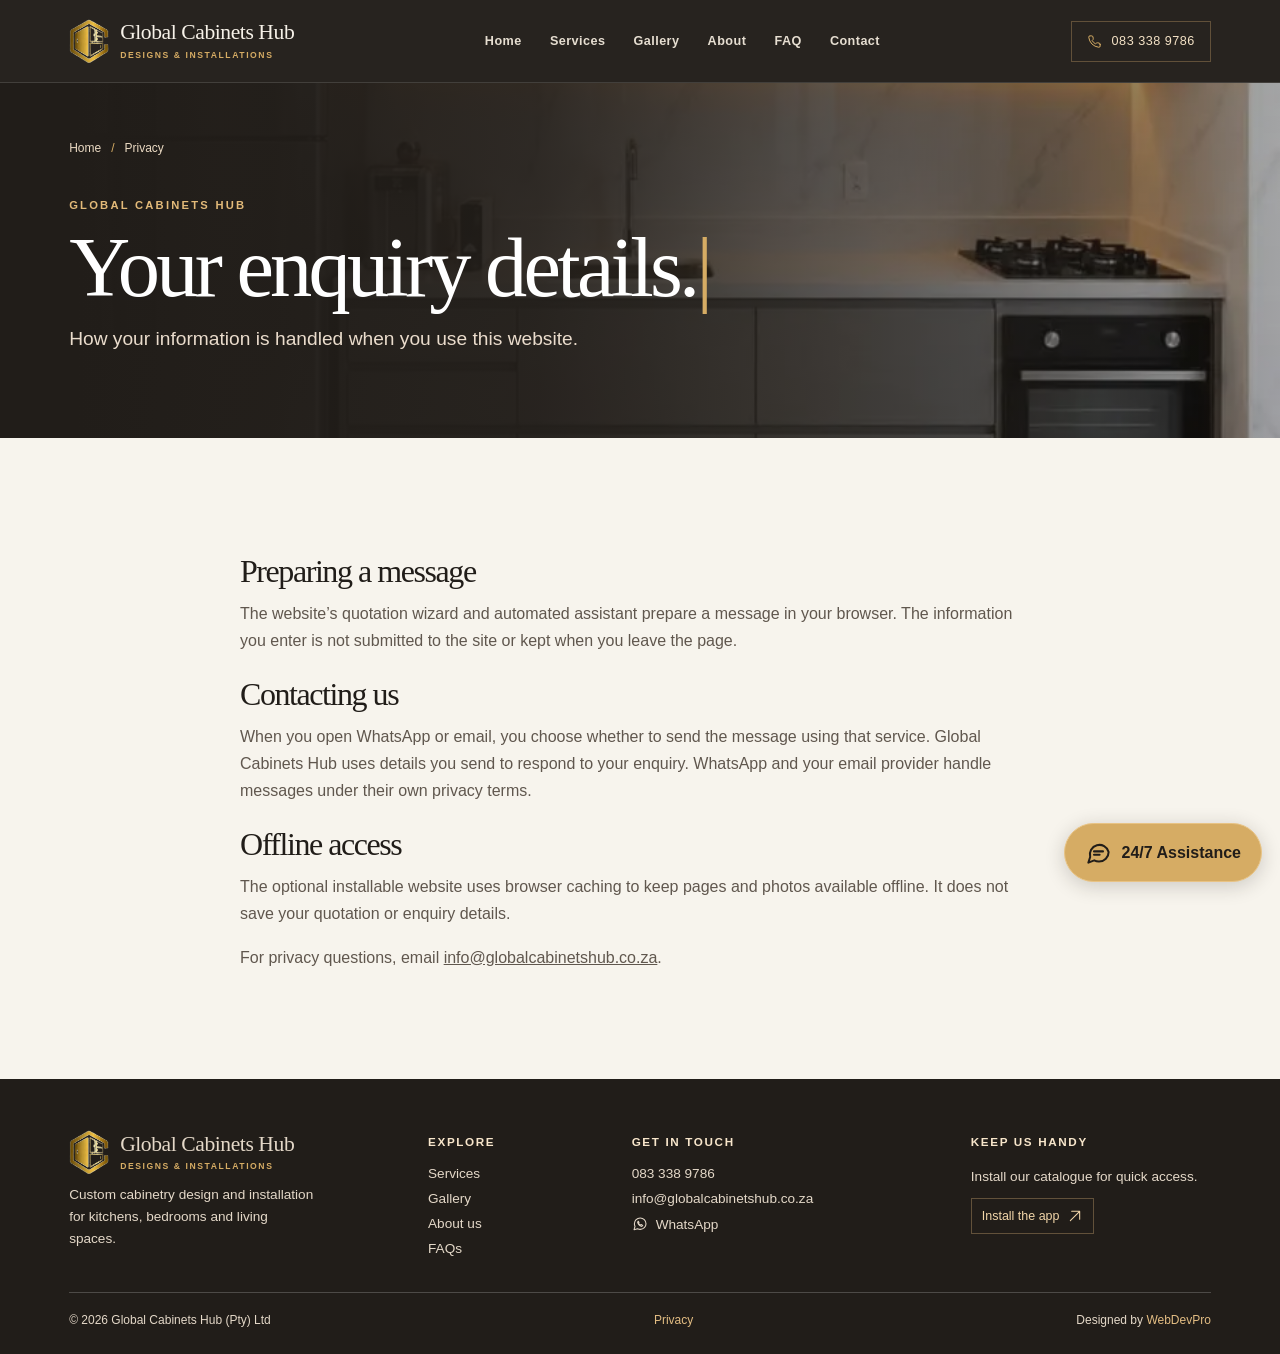
<file: privacy.html>
<!doctype html>
<html lang="en-ZA">
<head>
<meta charset="utf-8">
<meta name="viewport" content="width=device-width, initial-scale=1, viewport-fit=cover">
<meta name="theme-color" content="#211d19">
<title>Privacy | Global Cabinets Hub</title>
<meta name="description" content="How Global Cabinets Hub handles your website enquiries.">
<link rel="canonical" href="https://globalcabinets.vercel.app/privacy">
<meta property="og:type" content="website">
<meta property="og:site_name" content="Global Cabinets Hub">
<meta property="og:title" content="Privacy | Global Cabinets Hub">
<meta property="og:description" content="How Global Cabinets Hub handles your website enquiries.">
<meta property="og:url" content="https://globalcabinets.vercel.app/privacy">
<meta property="og:image" content="https://globalcabinets.vercel.app/assets/social.jpg">
<meta property="og:image:alt" content="Warm ivory kitchen with timber cabinetry accents">
<meta name="twitter:card" content="summary_large_image">
<link rel="manifest" href="/manifest.webmanifest">
<link rel="icon" type="image/png" sizes="192x192" href="/assets/icon-192.png">
<link rel="apple-touch-icon" href="/assets/icon-180.png">
<link rel="stylesheet" href="/styles.css">
<link rel="stylesheet" href="/premium.css">
<link rel="stylesheet" href="/cabinetry.css">

<script defer src="/site-config.js"></script>
<script defer src="/script.js"></script>
<script defer src="/premium.js"></script>
<script defer src="/chatbot.js"></script>
<script defer src="/pwa.js"></script>
</head>
<body data-page="privacy">
<a href="#main" class="skip-link">Skip to content</a>
<header class="header"><div class="shell nav-shell"><a class="brand" href="/" aria-label="Global Cabinets Hub home"><img src="/assets/cabinet-mark.png" width="45" height="48" alt=""><span class="wordmark">Global Cabinets Hub<small>DESIGNS &amp; INSTALLATIONS</small></span></a><button class="menu-btn" id="menuBtn" type="button" aria-controls="primaryNav" aria-expanded="false">Menu <span aria-hidden="true">☰</span></button><nav id="primaryNav" aria-label="Main navigation"><a href="/">Home</a><a href="/services">Services</a><a href="/gallery">Gallery</a><a href="/about">About</a><a href="/faq">FAQ</a><a href="/contact">Contact</a></nav><a class="nav-phone" href="tel:+27833389786"><svg viewBox="0 0 24 24" fill="none" stroke="currentColor" stroke-width="1.6" stroke-linecap="round" stroke-linejoin="round" aria-hidden="true"><path d="M21 16.5v2.7a2 2 0 0 1-2.2 2 18 18 0 0 1-16-16A2 2 0 0 1 4.8 3h2.7a2 2 0 0 1 2 1.7l.5 2.7a2 2 0 0 1-.6 1.8L8.2 10.4a14 14 0 0 0 5.4 5.4l1.2-1.2a2 2 0 0 1 1.8-.6l2.7.5a2 2 0 0 1 1.7 2Z"/></svg><span>083 338 9786</span></a></div></header><div class="scroll-progress" id="scrollProgress" aria-hidden="true"></div>
<main id="main"><section class="inner-hero interior-kitchen-grey"><div class="shell inner-shell"><a href="/" class="crumb">Home</a><span class="crumb-separator" aria-hidden="true">/</span><span class="crumb-current">Privacy</span><div><span class="eyebrow">GLOBAL CABINETS HUB</span><h1 class="typewriter" data-text="Your enquiry details.">Your enquiry details.</h1><p class="word-reveal">How your information is handled when you use this website.</p></div></div></section><section class="section"><div class="shell policy-copy"><h2>Preparing a message</h2><p>The website’s quotation wizard and automated assistant prepare a message in your browser. The information you enter is not submitted to the site or kept when you leave the page.</p><h2>Contacting us</h2><p>When you open WhatsApp or email, you choose whether to send the message using that service. Global Cabinets Hub uses details you send to respond to your enquiry. WhatsApp and your email provider handle messages under their own privacy terms.</p><h2>Offline access</h2><p>The optional installable website uses browser caching to keep pages and photos available offline. It does not save your quotation or enquiry details.</p><p>For privacy questions, email <a href="mailto:info@globalcabinetshub.co.za">info@globalcabinetshub.co.za</a>.</p></div></section></main>
<footer class="site-footer"><div class="shell"><div class="footer-grid">
 <div><a class="brand" href="/" aria-label="Global Cabinets Hub home"><img src="/assets/cabinet-mark.png" width="45" height="48" alt=""><span class="wordmark">Global Cabinets Hub<small>DESIGNS &amp; INSTALLATIONS</small></span></a><p>Custom cabinetry design and installation for kitchens, bedrooms and living spaces.</p></div>
 <div><h2>Explore</h2><a href="/services">Services</a><a href="/gallery">Gallery</a><a href="/about">About us</a><a href="/faq">FAQs</a></div>
 <div><h2>Get in touch</h2><a href="tel:+27833389786">083 338 9786</a><a href="mailto:info@globalcabinetshub.co.za">info@globalcabinetshub.co.za</a><a class="footer-whatsapp" href="https://wa.me/27833389786" target="_blank" rel="noopener noreferrer"><svg viewBox="0 0 24 24" fill="none" stroke="currentColor" stroke-width="1.6" stroke-linecap="round" stroke-linejoin="round" aria-hidden="true"><path d="M21 11.6a8.5 8.5 0 0 1-8.5 8.5c-1.5 0-2.9-.4-4.1-1l-5.3 1.4 1.4-5a8.4 8.4 0 0 1-.9-3.9A8.7 8.7 0 1 1 21 11.6Z"/><path d="M9 8c-2 2.2 2.2 7 4.7 7.5 1.1.2 2-.5 2.4-1.4l-2.5-1.3-1 .9c-1.2-.6-2.2-1.6-2.8-2.8l.7-.9L9.7 8Z"/></svg>WhatsApp</a></div>
 <div><h2>Keep us handy</h2><p>Install our catalogue for quick access.</p><button class="footer-install-button" type="button" data-install>Install the app <svg viewBox="0 0 24 24" fill="none" stroke="currentColor" stroke-width="1.6" stroke-linecap="round" stroke-linejoin="round" aria-hidden="true"><path d="M5 19 19 5M7 5h12v12"/></svg></button></div>
 </div><div class="footer-bottom"><span>© <span id="year">2026</span> Global Cabinets Hub (Pty) Ltd</span><a href="/privacy">Privacy</a><span>Designed by <a href="https://webdevpro.co.za" target="_blank" rel="noopener noreferrer">WebDevPro</a></span></div></div></footer>  <nav class="mobile-bottom mobile-bottom-pro" aria-label="Mobile quick navigation">
    <a class="mobile-nav-item" href="/"><span class="mobile-nav-icon-wrap"><svg class="mobile-nav-icon" viewBox="0 0 24 24" fill="none" stroke="currentColor" stroke-width="1.8" stroke-linecap="round" stroke-linejoin="round" aria-hidden="true" focusable="false"><path d="m3 10 9-7 9 7"/><path d="M5 9v11a1 1 0 0 0 1 1h12a1 1 0 0 0 1-1V9"/><path d="M9 21v-7h6v7"/></svg></span><span class="mobile-nav-label">Home</span></a>
    <a class="mobile-nav-item" href="/services"><span class="mobile-nav-icon-wrap"><svg class="mobile-nav-icon" viewBox="0 0 24 24" fill="none" stroke="currentColor" stroke-width="1.8" stroke-linecap="round" stroke-linejoin="round" aria-hidden="true" focusable="false"><rect x="3" y="3" width="7" height="7" rx="1.6"/><rect x="14" y="3" width="7" height="7" rx="1.6"/><rect x="3" y="14" width="7" height="7" rx="1.6"/><path d="M17.5 14v7m-3.5-3.5h7"/></svg></span><span class="mobile-nav-label">Services</span></a>
    <button class="mobile-nav-item mobile-nav-chat" type="button" data-open-chat aria-controls="chatPanel" aria-label="Open 24/7 assistance"><span class="mobile-nav-icon-wrap mobile-nav-chat-icon"><svg class="mobile-nav-icon" viewBox="0 0 24 24" fill="none" stroke="currentColor" stroke-width="1.8" stroke-linecap="round" stroke-linejoin="round" aria-hidden="true" focusable="false"><path d="M20.5 11.6a8.4 8.4 0 0 1-8.6 8.3 9.5 9.5 0 0 1-4.2-.9L3 21l1.7-4.7A8.4 8.4 0 1 1 20.5 11.6Z"/><path d="M8.1 10.2h7.8M8.1 13.8h5.2"/></svg><span class="mobile-nav-live" aria-hidden="true"></span></span><span class="mobile-nav-label">Chat</span></button>
    <a class="mobile-nav-item" href="/contact"><span class="mobile-nav-icon-wrap"><svg class="mobile-nav-icon" viewBox="0 0 24 24" fill="none" stroke="currentColor" stroke-width="1.8" stroke-linecap="round" stroke-linejoin="round" aria-hidden="true" focusable="false"><rect x="3" y="5" width="18" height="14" rx="2.6"/><path d="m4 7 8 6 8-6"/></svg></span><span class="mobile-nav-label">Contact</span></a>
    <button class="mobile-nav-item" id="installHelp" type="button" aria-label="Install this website as an app"><span class="mobile-nav-icon-wrap"><svg class="mobile-nav-icon" viewBox="0 0 24 24" fill="none" stroke="currentColor" stroke-width="1.8" stroke-linecap="round" stroke-linejoin="round" aria-hidden="true" focusable="false"><rect x="6.5" y="2.5" width="11" height="19" rx="2.3"/><path d="M12 7v7m-3-3 3 3 3-3"/><path d="M10 18h4"/></svg></span><span class="mobile-nav-label">Install</span></button>
  </nav>
  <dialog id="installDialog" aria-labelledby="installTitle">
    <img class="install-mark" src="/assets/icon-192.png" width="60" height="60" alt=""><h2 id="installTitle">Install Global Cabinets Hub</h2>
    <p>Keep our catalogue on your home screen and browse it offline after your first visit. You’ll need a connection to open WhatsApp.</p>
    <p id="installStatus" role="status"></p>
    <button id="installNow" type="button" hidden>Install app</button>
    <button id="closeDialog" type="button">Close</button>
  </dialog>
  <button id="chatLauncher" class="chat-launcher" type="button" aria-controls="chatPanel" aria-expanded="false" aria-haspopup="dialog" aria-label="Open 24/7 enquiry assistant">
    <svg viewBox="0 0 24 24" width="27" height="27" fill="none" stroke="currentColor" stroke-width="1.8" stroke-linecap="round" stroke-linejoin="round" aria-hidden="true"><path d="M21 11.5a8.5 8.5 0 0 1-8.5 8.5 9 9 0 0 1-4.3-1L3 21l1.6-5A8.5 8.5 0 1 1 21 11.5Z"/><path d="M8 11h8M8 14h5"/></svg>
    <span class="chat-launcher-label">24/7 Assistance</span>
  </button>
  <section id="chatPanel" class="chat-panel" role="dialog" aria-modal="false" aria-label="24/7 automated enquiry assistant" hidden>
    <div class="chat-top"><div class="chat-avatar" aria-hidden="true"><img src="/assets/cabinet-mark.png" width="28" height="29" alt=""></div><div class="chat-heading"><strong id="chatCompany">Global Cabinets Hub</strong><span><i class="online-dot" aria-hidden="true"></i> 24/7 automated assistance</span></div><button id="chatClose" class="chat-close" type="button" aria-label="Close enquiry assistant">×</button></div>
    <div class="chat-progress" id="chatProgress" aria-live="polite">Welcome</div>
    <div id="chatTranscript" class="chat-transcript" aria-live="polite" aria-relevant="additions text"></div>
    <div class="chat-compose"><div id="chatControls"></div><p id="chatStatus" class="chat-status" role="status" hidden></p><p class="chat-footnote">We prepare your message; you confirm sending it in WhatsApp.</p></div>
  </section>

</body></html>
</file>
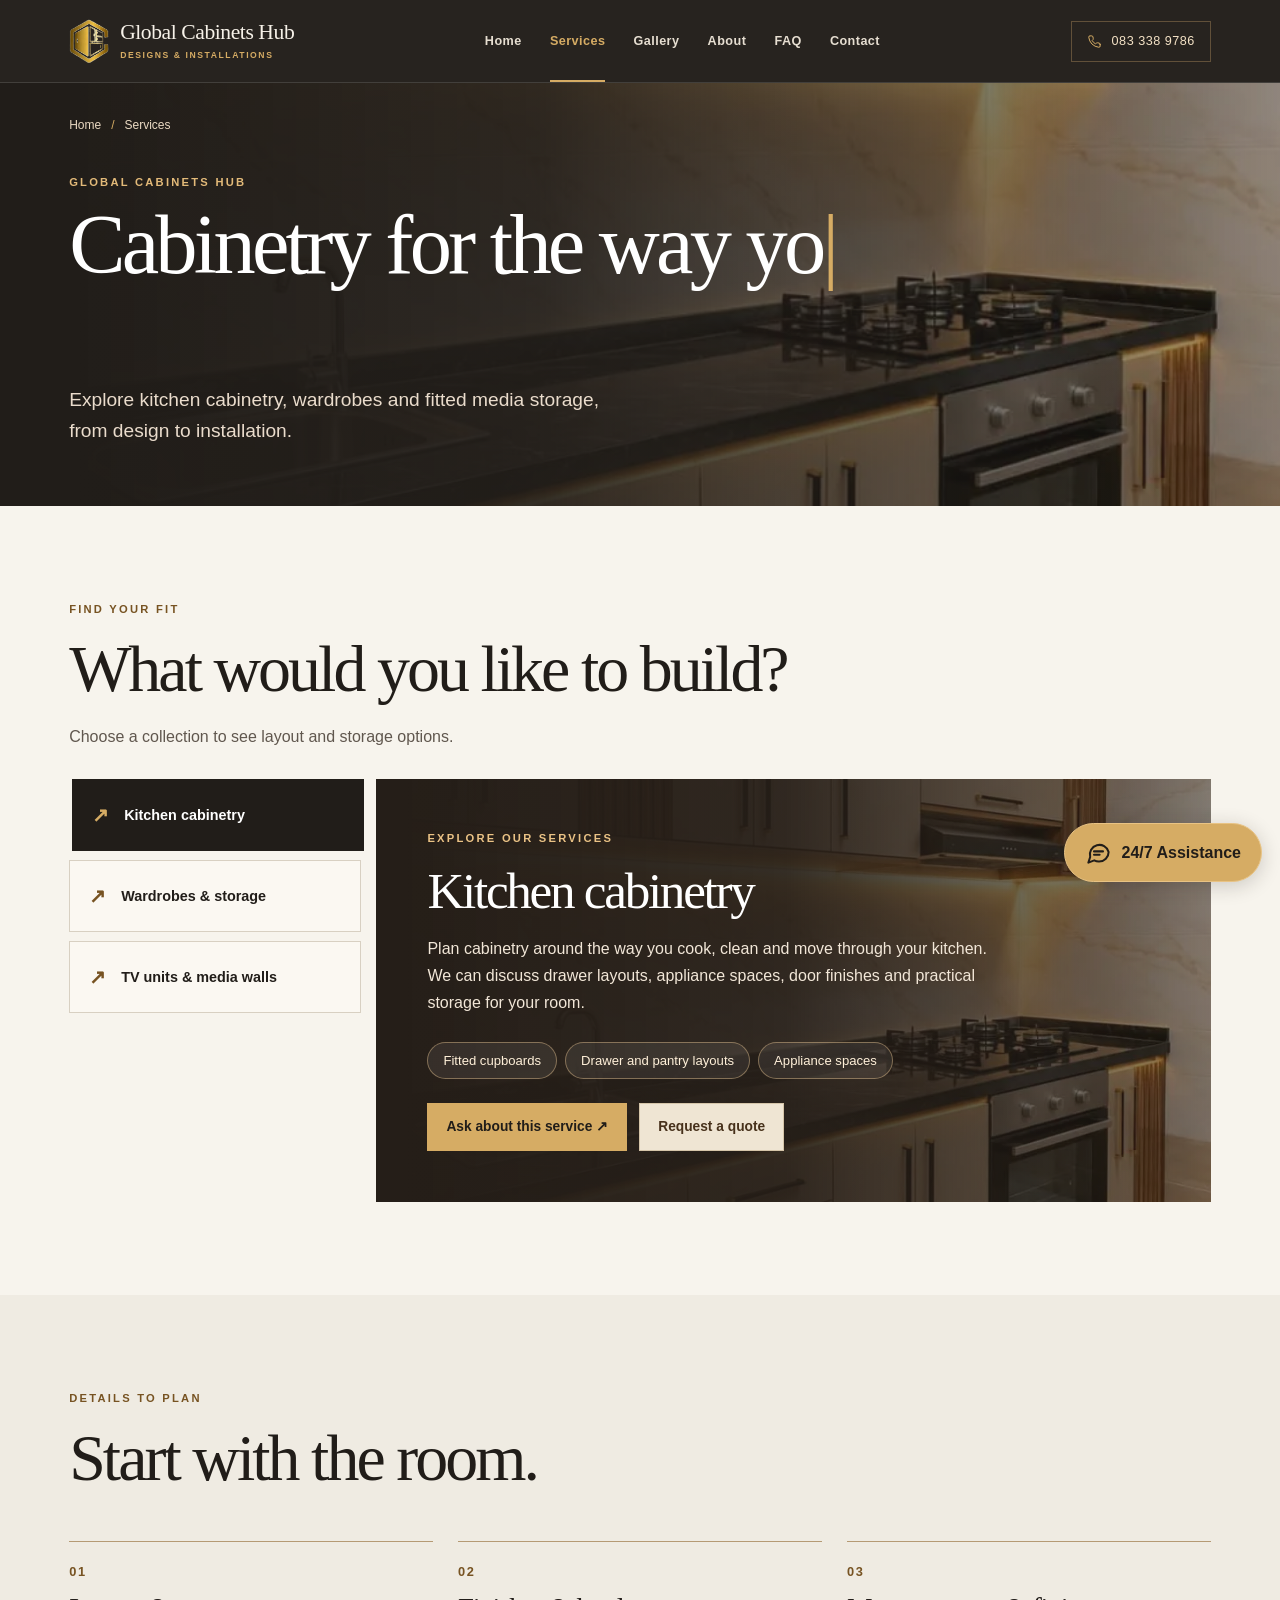
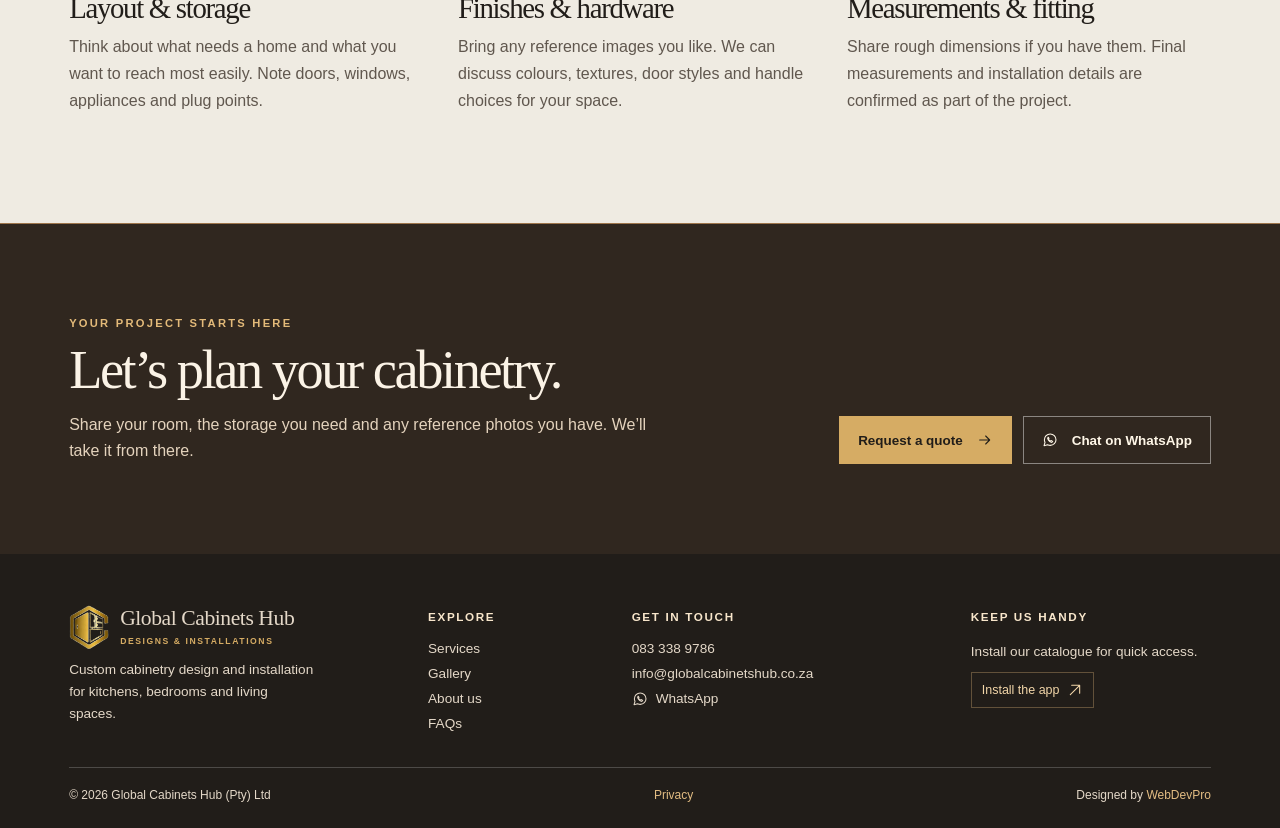
<file: services.html>
<!doctype html>
<html lang="en-ZA">
<head>
<meta charset="utf-8">
<meta name="viewport" content="width=device-width, initial-scale=1, viewport-fit=cover">
<meta name="theme-color" content="#211d19">
<title>Cabinetry Design &amp; Installation | Global Cabinets Hub</title>
<meta name="description" content="Explore fitted kitchens, bedroom wardrobes, TV units and media walls from Global Cabinets Hub.">
<link rel="canonical" href="https://globalcabinets.vercel.app/services">
<meta property="og:type" content="website">
<meta property="og:site_name" content="Global Cabinets Hub">
<meta property="og:title" content="Cabinetry Design &amp; Installation | Global Cabinets Hub">
<meta property="og:description" content="Explore fitted kitchens, bedroom wardrobes, TV units and media walls from Global Cabinets Hub.">
<meta property="og:url" content="https://globalcabinets.vercel.app/services">
<meta property="og:image" content="https://globalcabinets.vercel.app/assets/social.jpg">
<meta property="og:image:alt" content="Warm ivory kitchen with timber cabinetry accents">
<meta name="twitter:card" content="summary_large_image">
<link rel="manifest" href="/manifest.webmanifest">
<link rel="icon" type="image/png" sizes="192x192" href="/assets/icon-192.png">
<link rel="apple-touch-icon" href="/assets/icon-180.png">
<link rel="stylesheet" href="/styles.css">
<link rel="stylesheet" href="/premium.css">
<link rel="stylesheet" href="/cabinetry.css">

<script defer src="/site-config.js"></script>
<script defer src="/script.js"></script>
<script defer src="/premium.js"></script>
<script defer src="/chatbot.js"></script>
<script defer src="/pwa.js"></script>
</head>
<body data-page="services">
<a href="#main" class="skip-link">Skip to content</a>
<header class="header"><div class="shell nav-shell"><a class="brand" href="/" aria-label="Global Cabinets Hub home"><img src="/assets/cabinet-mark.png" width="45" height="48" alt=""><span class="wordmark">Global Cabinets Hub<small>DESIGNS &amp; INSTALLATIONS</small></span></a><button class="menu-btn" id="menuBtn" type="button" aria-controls="primaryNav" aria-expanded="false">Menu <span aria-hidden="true">☰</span></button><nav id="primaryNav" aria-label="Main navigation"><a href="/">Home</a><a href="/services" aria-current="page">Services</a><a href="/gallery">Gallery</a><a href="/about">About</a><a href="/faq">FAQ</a><a href="/contact">Contact</a></nav><a class="nav-phone" href="tel:+27833389786"><svg viewBox="0 0 24 24" fill="none" stroke="currentColor" stroke-width="1.6" stroke-linecap="round" stroke-linejoin="round" aria-hidden="true"><path d="M21 16.5v2.7a2 2 0 0 1-2.2 2 18 18 0 0 1-16-16A2 2 0 0 1 4.8 3h2.7a2 2 0 0 1 2 1.7l.5 2.7a2 2 0 0 1-.6 1.8L8.2 10.4a14 14 0 0 0 5.4 5.4l1.2-1.2a2 2 0 0 1 1.8-.6l2.7.5a2 2 0 0 1 1.7 2Z"/></svg><span>083 338 9786</span></a></div></header><div class="scroll-progress" id="scrollProgress" aria-hidden="true"></div>
<main id="main"><section class="inner-hero interior-kitchen-warm"><div class="shell inner-shell"><a href="/" class="crumb">Home</a><span class="crumb-separator" aria-hidden="true">/</span><span class="crumb-current">Services</span><div><span class="eyebrow">GLOBAL CABINETS HUB</span><h1 class="typewriter" data-text="Cabinetry for the way you live.">Cabinetry for the way you live.</h1><p class="word-reveal">Explore kitchen cabinetry, wardrobes and fitted media storage, from design to installation.</p></div></div></section><section class="section service-explorer-section" id="serviceExplorer"><div class="shell"><div class="section-top reveal slide-up"><div><span class="kicker">FIND YOUR FIT</span><h2>What would you like to build?</h2><p>Choose a collection to see layout and storage options.</p></div></div><div class="service-explorer-layout"><div id="serviceOptions" class="service-tabs" role="tablist" aria-label="Cabinetry collections"></div><div id="servicePanel" class="service-info-panel" role="tabpanel" tabindex="0"></div></div></div></section>
<section class="section service-list"><div class="shell"><div class="section-top reveal slide-up"><div><span class="kicker">DETAILS TO PLAN</span><h2>Start with the room.</h2></div></div><div class="details-grid">
<article class="reveal slide-up"><span>01</span><h3>Layout &amp; storage</h3><p>Think about what needs a home and what you want to reach most easily. Note doors, windows, appliances and plug points.</p></article>
<article class="reveal slide-up"><span>02</span><h3>Finishes &amp; hardware</h3><p>Bring any reference images you like. We can discuss colours, textures, door styles and handle choices for your space.</p></article>
<article class="reveal slide-up"><span>03</span><h3>Measurements &amp; fitting</h3><p>Share rough dimensions if you have them. Final measurements and installation details are confirmed as part of the project.</p></article></div></div></section><section class="quote-band"><div class="shell quote-band-inner"><div class="reveal slide-up"><span class="eyebrow">YOUR PROJECT STARTS HERE</span><h2>Let’s plan your cabinetry.</h2><p>Share your room, the storage you need and any reference photos you have. We’ll take it from there.</p></div><div class="button-row"><button class="btn" type="button" data-open-quote>Request a quote<svg viewBox="0 0 24 24" fill="none" stroke="currentColor" stroke-width="1.6" stroke-linecap="round" stroke-linejoin="round" aria-hidden="true"><path d="M4 12h15m-6-6 6 6-6 6"/></svg></button><a class="btn btn-outline" href="https://wa.me/27833389786" target="_blank" rel="noopener noreferrer"><svg viewBox="0 0 24 24" fill="none" stroke="currentColor" stroke-width="1.6" stroke-linecap="round" stroke-linejoin="round" aria-hidden="true"><path d="M21 11.6a8.5 8.5 0 0 1-8.5 8.5c-1.5 0-2.9-.4-4.1-1l-5.3 1.4 1.4-5a8.4 8.4 0 0 1-.9-3.9A8.7 8.7 0 1 1 21 11.6Z"/><path d="M9 8c-2 2.2 2.2 7 4.7 7.5 1.1.2 2-.5 2.4-1.4l-2.5-1.3-1 .9c-1.2-.6-2.2-1.6-2.8-2.8l.7-.9L9.7 8Z"/></svg>Chat on WhatsApp</a></div></div></section></main>
<footer class="site-footer"><div class="shell"><div class="footer-grid">
 <div><a class="brand" href="/" aria-label="Global Cabinets Hub home"><img src="/assets/cabinet-mark.png" width="45" height="48" alt=""><span class="wordmark">Global Cabinets Hub<small>DESIGNS &amp; INSTALLATIONS</small></span></a><p>Custom cabinetry design and installation for kitchens, bedrooms and living spaces.</p></div>
 <div><h2>Explore</h2><a href="/services">Services</a><a href="/gallery">Gallery</a><a href="/about">About us</a><a href="/faq">FAQs</a></div>
 <div><h2>Get in touch</h2><a href="tel:+27833389786">083 338 9786</a><a href="mailto:info@globalcabinetshub.co.za">info@globalcabinetshub.co.za</a><a class="footer-whatsapp" href="https://wa.me/27833389786" target="_blank" rel="noopener noreferrer"><svg viewBox="0 0 24 24" fill="none" stroke="currentColor" stroke-width="1.6" stroke-linecap="round" stroke-linejoin="round" aria-hidden="true"><path d="M21 11.6a8.5 8.5 0 0 1-8.5 8.5c-1.5 0-2.9-.4-4.1-1l-5.3 1.4 1.4-5a8.4 8.4 0 0 1-.9-3.9A8.7 8.7 0 1 1 21 11.6Z"/><path d="M9 8c-2 2.2 2.2 7 4.7 7.5 1.1.2 2-.5 2.4-1.4l-2.5-1.3-1 .9c-1.2-.6-2.2-1.6-2.8-2.8l.7-.9L9.7 8Z"/></svg>WhatsApp</a></div>
 <div><h2>Keep us handy</h2><p>Install our catalogue for quick access.</p><button class="footer-install-button" type="button" data-install>Install the app <svg viewBox="0 0 24 24" fill="none" stroke="currentColor" stroke-width="1.6" stroke-linecap="round" stroke-linejoin="round" aria-hidden="true"><path d="M5 19 19 5M7 5h12v12"/></svg></button></div>
 </div><div class="footer-bottom"><span>© <span id="year">2026</span> Global Cabinets Hub (Pty) Ltd</span><a href="/privacy">Privacy</a><span>Designed by <a href="https://webdevpro.co.za" target="_blank" rel="noopener noreferrer">WebDevPro</a></span></div></div></footer>  <nav class="mobile-bottom mobile-bottom-pro" aria-label="Mobile quick navigation">
    <a class="mobile-nav-item" href="/"><span class="mobile-nav-icon-wrap"><svg class="mobile-nav-icon" viewBox="0 0 24 24" fill="none" stroke="currentColor" stroke-width="1.8" stroke-linecap="round" stroke-linejoin="round" aria-hidden="true" focusable="false"><path d="m3 10 9-7 9 7"/><path d="M5 9v11a1 1 0 0 0 1 1h12a1 1 0 0 0 1-1V9"/><path d="M9 21v-7h6v7"/></svg></span><span class="mobile-nav-label">Home</span></a>
    <a class="mobile-nav-item" href="/services" aria-current="page"><span class="mobile-nav-icon-wrap"><svg class="mobile-nav-icon" viewBox="0 0 24 24" fill="none" stroke="currentColor" stroke-width="1.8" stroke-linecap="round" stroke-linejoin="round" aria-hidden="true" focusable="false"><rect x="3" y="3" width="7" height="7" rx="1.6"/><rect x="14" y="3" width="7" height="7" rx="1.6"/><rect x="3" y="14" width="7" height="7" rx="1.6"/><path d="M17.5 14v7m-3.5-3.5h7"/></svg></span><span class="mobile-nav-label">Services</span></a>
    <button class="mobile-nav-item mobile-nav-chat" type="button" data-open-chat aria-controls="chatPanel" aria-label="Open 24/7 assistance"><span class="mobile-nav-icon-wrap mobile-nav-chat-icon"><svg class="mobile-nav-icon" viewBox="0 0 24 24" fill="none" stroke="currentColor" stroke-width="1.8" stroke-linecap="round" stroke-linejoin="round" aria-hidden="true" focusable="false"><path d="M20.5 11.6a8.4 8.4 0 0 1-8.6 8.3 9.5 9.5 0 0 1-4.2-.9L3 21l1.7-4.7A8.4 8.4 0 1 1 20.5 11.6Z"/><path d="M8.1 10.2h7.8M8.1 13.8h5.2"/></svg><span class="mobile-nav-live" aria-hidden="true"></span></span><span class="mobile-nav-label">Chat</span></button>
    <a class="mobile-nav-item" href="/contact"><span class="mobile-nav-icon-wrap"><svg class="mobile-nav-icon" viewBox="0 0 24 24" fill="none" stroke="currentColor" stroke-width="1.8" stroke-linecap="round" stroke-linejoin="round" aria-hidden="true" focusable="false"><rect x="3" y="5" width="18" height="14" rx="2.6"/><path d="m4 7 8 6 8-6"/></svg></span><span class="mobile-nav-label">Contact</span></a>
    <button class="mobile-nav-item" id="installHelp" type="button" aria-label="Install this website as an app"><span class="mobile-nav-icon-wrap"><svg class="mobile-nav-icon" viewBox="0 0 24 24" fill="none" stroke="currentColor" stroke-width="1.8" stroke-linecap="round" stroke-linejoin="round" aria-hidden="true" focusable="false"><rect x="6.5" y="2.5" width="11" height="19" rx="2.3"/><path d="M12 7v7m-3-3 3 3 3-3"/><path d="M10 18h4"/></svg></span><span class="mobile-nav-label">Install</span></button>
  </nav>
  <dialog id="installDialog" aria-labelledby="installTitle">
    <img class="install-mark" src="/assets/icon-192.png" width="60" height="60" alt=""><h2 id="installTitle">Install Global Cabinets Hub</h2>
    <p>Keep our catalogue on your home screen and browse it offline after your first visit. You’ll need a connection to open WhatsApp.</p>
    <p id="installStatus" role="status"></p>
    <button id="installNow" type="button" hidden>Install app</button>
    <button id="closeDialog" type="button">Close</button>
  </dialog>
  <button id="chatLauncher" class="chat-launcher" type="button" aria-controls="chatPanel" aria-expanded="false" aria-haspopup="dialog" aria-label="Open 24/7 enquiry assistant">
    <svg viewBox="0 0 24 24" width="27" height="27" fill="none" stroke="currentColor" stroke-width="1.8" stroke-linecap="round" stroke-linejoin="round" aria-hidden="true"><path d="M21 11.5a8.5 8.5 0 0 1-8.5 8.5 9 9 0 0 1-4.3-1L3 21l1.6-5A8.5 8.5 0 1 1 21 11.5Z"/><path d="M8 11h8M8 14h5"/></svg>
    <span class="chat-launcher-label">24/7 Assistance</span>
  </button>
  <section id="chatPanel" class="chat-panel" role="dialog" aria-modal="false" aria-label="24/7 automated enquiry assistant" hidden>
    <div class="chat-top"><div class="chat-avatar" aria-hidden="true"><img src="/assets/cabinet-mark.png" width="28" height="29" alt=""></div><div class="chat-heading"><strong id="chatCompany">Global Cabinets Hub</strong><span><i class="online-dot" aria-hidden="true"></i> 24/7 automated assistance</span></div><button id="chatClose" class="chat-close" type="button" aria-label="Close enquiry assistant">×</button></div>
    <div class="chat-progress" id="chatProgress" aria-live="polite">Welcome</div>
    <div id="chatTranscript" class="chat-transcript" aria-live="polite" aria-relevant="additions text"></div>
    <div class="chat-compose"><div id="chatControls"></div><p id="chatStatus" class="chat-status" role="status" hidden></p><p class="chat-footnote">We prepare your message; you confirm sending it in WhatsApp.</p></div>
  </section>

</body></html>
</file>
<file: styles.css>
:root{--navy:#071c2b;--teal:#42dcc4;--white:#fff;--ink:#143244;--muted:#607383}*{box-sizing:border-box}html{scroll-behavior:smooth}body{margin:0;font-family:system-ui,-apple-system,Segoe UI,sans-serif;background:#f6f9fa;color:var(--ink)}a{color:inherit;text-decoration:none}button{font:inherit;cursor:pointer}button:focus-visible,a:focus-visible{outline:3px solid var(--teal);outline-offset:4px}.header{height:82px;background:#071c2bee;backdrop-filter:blur(16px);position:fixed;z-index:30;inset:0 0 auto;display:flex;align-items:center;justify-content:space-between;padding:0 clamp(20px,6vw,100px);color:white}.brand{display:flex;align-items:center;gap:9px;font-weight:850;letter-spacing:.06em}.brand b{color:var(--teal)}.brand-logo{display:grid;place-items:center;background:var(--teal);color:var(--navy);width:42px;height:42px;border-radius:11px}#primaryNav{display:flex;gap:32px}#primaryNav a:hover,.text-link{color:var(--teal)}.menu-btn{display:none}.hero{min-height:min(800px,100svh);height:100svh;position:relative;isolation:isolate;display:flex;align-items:center;color:white;overflow:hidden}.hero-bg,.hero-overlay{position:absolute;inset:0;z-index:-2}.hero-bg{opacity:0;transition:opacity 1.25s ease,transform 8s linear;transform:scale(1.08)}.hero-bg.active{opacity:1;transform:scale(1)}.slide-a{background:radial-gradient(circle at 75% 35%,#387c9d 0%,transparent 34%),linear-gradient(125deg,#071c2b,#193b55 65%,#0a5260)}.slide-b{background:radial-gradient(circle at 68% 50%,#10a991 0%,transparent 40%),linear-gradient(130deg,#071c2b,#12445c)}.slide-c{background:radial-gradient(circle at 76% 35%,#d3aa5e 0%,transparent 38%),linear-gradient(135deg,#071c2b,#1d485b)}.hero-overlay{background:linear-gradient(90deg,#061826bb,transparent);z-index:-1}.hero-content{width:min(940px,88%);margin:80px auto 0}.eyebrow,.kicker{display:inline-block;letter-spacing:.24em;font-size:.75rem;font-weight:800;color:var(--teal)}h1{font-size:clamp(3rem,7vw,6.5rem);letter-spacing:-.06em;line-height:1.08;margin:24px 0}h2{font-size:clamp(2.1rem,4.2vw,4rem);line-height:1.12;letter-spacing:-.045em;margin:14px 0 26px}.hero p{font-size:clamp(1rem,1.6vw,1.35rem);line-height:1.8;max-width:660px;min-height:85px}.btn{background:var(--teal);color:var(--navy);display:inline-flex;gap:20px;align-items:center;padding:18px 28px;border-radius:10px;font-weight:800;margin-top:23px;transition:transform .6s}.btn:hover{transform:translateY(-5px)}.slide-controls{position:absolute;bottom:50px;right:7%;display:flex;align-items:center;gap:18px}.slide-controls button{border:1px solid #ffffff88;background:#ffffff16;border-radius:50%;color:white;width:47px;height:47px}.section{padding:clamp(85px,10vw,150px) max(6vw,24px)}.section-head{max-width:780px}.section p{font-size:1.12rem;line-height:1.8;color:var(--muted)}.card-grid{display:grid;grid-template-columns:repeat(3,1fr);gap:25px;margin-top:55px}.flip-card{border:0;background:transparent;height:320px;perspective:1200px;padding:0;text-align:left}.flip-inner{display:block;width:100%;height:100%;position:relative;transform-style:preserve-3d;transition:transform 1.15s cubic-bezier(.22,1,.36,1)}.flip-card.flipped .flip-inner{transform:rotateY(180deg)}.flip-face{position:absolute;inset:0;display:flex;flex-direction:column;justify-content:space-between;padding:35px;border-radius:18px;backface-visibility:hidden;box-shadow:0 14px 30px #0b263111}.front{background:linear-gradient(135deg,#fff,#e8f5f5)}.back{background:#092a39;color:#fff;transform:rotateY(180deg)}.flip-face strong{font-size:1.7rem}.flip-face small{font-size:.9rem;opacity:.65}.flip-face .number{color:#058b7a;font-size:2rem;font-weight:800}.split{display:grid;grid-template-columns:1fr 1fr;align-items:center;gap:8vw;background:#eaf2f3}.feature-visual{background:linear-gradient(145deg,#0c3448,#0d7d85);min-height:450px;border-radius:25px;display:grid;place-items:center;box-shadow:24px 24px 0 #cbdfe2}.feature-visual span{font-weight:900;font-size:clamp(3rem,5vw,6rem);color:white;line-height:1}.feature-visual b{color:var(--teal)}.text-link{color:#087f79;font-weight:800}.contact{text-align:center;background:#082534}.contact .kicker{color:var(--teal)}.contact h2{color:white}.contact p{max-width:720px;margin:auto;color:#bbd0d7}footer{background:#061724;color:#d2dfe4;padding:55px 6vw 115px}.footer-main{margin-bottom:65px}.footer-main strong{font-size:1.5rem}.footer-bottom{border-top:1px solid #ffffff33;padding-top:25px;font-size:.9rem;line-height:1.8}.footer-bottom a{color:var(--teal)}.mobile-bottom{display:none}.reveal.ready{opacity:0;transition:opacity 1.05s cubic-bezier(.22,1,.36,1),transform 1.15s cubic-bezier(.22,1,.36,1)}.reveal.ready.slide-up{transform:translateY(55px)}.reveal.ready.slide-left{transform:translateX(-60px)}.reveal.ready.slide-right{transform:translateX(60px)}.reveal.ready.scale-in{transform:scale(.9)}.reveal.ready.rotate-in{transform:rotate(-4deg) scale(.94)}.reveal.ready.visible{opacity:1;transform:none}.card-grid .flip-card:nth-child(2){transition-delay:.14s}.card-grid .flip-card:nth-child(3){transition-delay:.28s}.typewriter.is-typing::after{content:'|';color:var(--teal);animation:blink .7s step-end infinite}@keyframes blink{50%{opacity:0}}.word-reveal span{display:inline-block;opacity:0;transform:translateY(15px);animation:wordin .75s forwards}@keyframes wordin{to{opacity:1;transform:none}}dialog{border:0;border-radius:15px;max-width:370px;padding:28px;box-shadow:0 25px 80px #0006}dialog::backdrop{background:#001b2aad}dialog button{padding:11px 24px;border:0;border-radius:8px;background:var(--teal)}@media(max-width:767px){.header{height:68px;padding:0 20px}.menu-btn{display:block;background:transparent;color:white;border:1px solid #ffffff77;border-radius:8px;padding:8px 12px}#primaryNav{display:none;position:absolute;top:68px;left:0;right:0;background:#071c2b;padding:20px;flex-direction:column;gap:20px}#primaryNav.open{display:flex}.hero{height:84svh;min-height:570px}.hero-content{margin-top:70px}.slide-controls{bottom:24px}.section{padding:86px 22px}.card-grid{grid-template-columns:1fr;gap:23px}.flip-card{height:260px}.split{grid-template-columns:1fr}.feature-visual{min-height:280px}.mobile-bottom{position:fixed;display:grid;grid-template-columns:repeat(5,1fr);bottom:0;left:0;right:0;z-index:40;background:#071c2bf5;color:white;padding:9px 5px calc(9px + env(safe-area-inset-bottom));box-shadow:0 -5px 30px #0004}.mobile-bottom a,.mobile-bottom button{font-size:.67rem;display:flex;flex-direction:column;align-items:center;gap:3px;justify-content:center;background:none;border:0;color:white;min-height:48px}.mobile-bottom span{font-size:1.45rem}body{padding-bottom:calc(65px + env(safe-area-inset-bottom))}footer{padding-bottom:45px}}@media(prefers-reduced-motion:reduce){*,*::before,*::after{scroll-behavior:auto!important;animation:none!important;transition:none!important}.hero-bg{transform:none}.reveal.ready{opacity:1!important;transform:none!important}.flip-card.flipped .flip-inner{transform:none}.flip-card.flipped .front{display:none}.flip-card.flipped .back{transform:none;display:flex}}

/* =============================================================
   ULTRA MAX 7 PRO — layered detail and chatbot additions
   Overrides preserve the original Ultra Max 7 visual identity.
   ============================================================= */
:root { --ease-premium:cubic-bezier(.22,1,.36,1); }
[hidden] { display:none !important; }
.skip-link { position:fixed;left:16px;top:-70px;z-index:200;background:white;color:#102337;padding:10px 15px;border-radius:8px; }
.skip-link:focus { top:10px; }
.header { z-index:60; }
#primaryNav { gap:clamp(12px,1.65vw,26px);align-items:center; }
#primaryNav a { font-size:.88rem;font-weight:600;transition:color .25s ease;white-space:nowrap; }
#primaryNav a[aria-current="page"] { color:var(--teal); }
.brand { font-size:.94rem;white-space:nowrap; }
.hero-content { width:min(1050px,88%); }
.hero-ctas { display:flex;align-items:center;gap:14px;flex-wrap:wrap; }
.btn { border:0;cursor:pointer;box-shadow:0 15px 35px #020f1b1a;transition:transform .45s var(--ease-premium),box-shadow .45s; }
.btn:hover { box-shadow:0 18px 35px #020f1b30; }
.btn-outline { background:#ffffff15;color:#fff;border:1px solid #ffffff8f;backdrop-filter:blur(7px); }
.btn-outline:hover { background:#ffffff27; }
.flip-card { border-radius:18px;transition:filter .3s,transform .45s var(--ease-premium); }
.flip-card:hover { transform:translateY(-5px); }
.flip-face { overflow:hidden; }
.flip-face:before { content:"";pointer-events:none;position:absolute;width:200px;height:200px;right:-80px;top:-80px;border:1px solid #00aa9960;border-radius:50%; }
.card-grid { align-items:stretch; }
.contact-btn { margin-top:25px; }
.feature-visual { overflow:hidden;position:relative;isolation:isolate; }
.feature-visual > span { z-index:2;position:relative; }
.visual-rings { position:absolute;width:420px;height:420px;border:1px solid #ffffff28;border-radius:50%;right:-30%;top:-35%;box-shadow:0 0 0 70px #ffffff08,0 0 0 140px #ffffff06;animation:orbit-pulse 7s ease-in-out infinite alternate; }
@keyframes orbit-pulse { from{transform:scale(.94) rotate(-8deg)} to{transform:scale(1.07) rotate(11deg)} }
.effects-showcase { background:radial-gradient(ellipse at 90% 20%,#c1f1e8aa,transparent 38%),#f4fbfa; }
.effects-grid,.info-grid { display:grid;grid-template-columns:repeat(3,minmax(0,1fr));gap:22px;margin-top:45px; }
.effect-tile { display:flex;flex-direction:column;min-height:345px;border-radius:23px;padding:29px;box-shadow:0 15px 45px #082b3911;overflow:hidden;position:relative;background:#0a2939;color:white;isolation:isolate; }
.effect-tile:nth-child(2) { background:#0b5357; }
.effect-tile:nth-child(3) { background:#24526a; }
.effect-tile::after { content:"";position:absolute;inset:auto -45% -75% 5%;height:370px;border-radius:50%;z-index:-1;background:radial-gradient(ellipse,#5eedd63d,transparent 70%); }
.effect-number { letter-spacing:.17em;font-size:.67rem;font-weight:900;color:#8af2dd; }
.effect-glyph { margin:auto;font-size:6rem;line-height:1;color:#7de5d6;opacity:.9;filter:drop-shadow(0 0 35px #30eac355); }
.effect-tile h3 { font-size:1.35rem;margin:15px 0 4px; }
.effect-tile p { color:#d0e0e4;font-size:.95rem;line-height:1.6;margin:0; }
.hover-lift { transition:transform .7s var(--ease-premium),box-shadow .7s var(--ease-premium),opacity 1.1s,filter 1.1s,clip-path 1.1s; }
.hover-lift:hover { transform:translateY(-9px);box-shadow:0 24px 55px #082b3928; }
.reveal.ready.mask-in { clip-path:inset(0 100% 0 0 round 18px);transform:translateY(22px); }
.reveal.ready.blur-in { filter:blur(12px);transform:translateY(33px) scale(.96); }
.reveal.ready.tilt-in { transform:perspective(700px) rotateY(14deg) translateY(45px); }
.reveal.ready.mask-in.visible { clip-path:inset(0 0 0 0 round 0);transform:none; }
.reveal.ready.blur-in.visible { filter:blur(0);transform:none; }
.reveal.ready.tilt-in.visible { transform:none; }
.effects-grid > :nth-child(2),.info-grid > :nth-child(2),.gallery-grid > :nth-child(2),.process-grid > :nth-child(2) { transition-delay:.14s; }
.effects-grid > :nth-child(3),.info-grid > :nth-child(3),.gallery-grid > :nth-child(3),.process-grid > :nth-child(3) { transition-delay:.28s; }
.gallery-grid > :nth-child(4),.process-grid > :nth-child(4) { transition-delay:.16s; }
.gallery-grid > :nth-child(5) { transition-delay:.27s; }
.reveal.ready { transition-duration:1.15s; }
.inner-hero { position:relative;isolation:isolate;overflow:hidden;min-height:480px;display:flex;justify-content:center;flex-direction:column;padding:150px max(6vw,24px) 100px;background:linear-gradient(115deg,#071c2b,#16485b);color:#fff; }
.inner-hero h1 { font-size:clamp(2.8rem,5.4vw,5.8rem);max-width:1000px;position:relative;z-index:1; }
.inner-hero p { font-size:clamp(1rem,1.5vw,1.2rem);line-height:1.8;color:#c6d9df;max-width:770px;position:relative;z-index:1; }
.inner-hero .kicker { position:relative;z-index:1; }
.inner-glow { position:absolute;right:-15%;top:-60%;width:70vw;height:70vw;max-width:900px;max-height:900px;border-radius:50%;background:radial-gradient(circle,#1fb8a759 0,transparent 66%);filter:blur(6px);pointer-events:none;animation:ambient-float 9s ease-in-out infinite alternate; }
@keyframes ambient-float { from{transform:translate(-3%,2%)} to{transform:translate(5%,-4%)} }
.light-split { background:#f6fbfa; }
.about-visual { background:linear-gradient(140deg,#062c43,#17a795); }
.info-card { padding:32px;background:#fff;border:1px solid #dcecef;border-radius:18px;min-height:260px;box-shadow:0 12px 32px #082a3810; }
.info-card h3 { font-size:1.75rem;line-height:1.15;margin:16px 0; }
.info-card p { font-size:1rem;line-height:1.7; }
.small-index { font-weight:900;color:#0f837e;letter-spacing:.12em;font-size:.78rem; }
.process-section { background:#e9f3f3; }
.process-grid { display:grid;grid-template-columns:repeat(4,1fr);gap:18px;margin:36px 0; }
.process-step { border-left:3px solid #08a896;padding:17px 20px;background:#fff;border-radius:4px 14px 14px 4px; }
.process-step b { font-size:2rem;color:#0c8d83; }
.process-step h3 { margin-bottom:5px; }
.process-step p { font-size:.94rem;margin:0; }
.text-button { padding:0;background:transparent;border:0;color:#0b817a;font-weight:800;margin-top:8px;text-decoration:underline;text-underline-offset:5px; }
.gallery-grid { display:grid;grid-template-columns:repeat(3,minmax(0,1fr));grid-auto-rows:230px;gap:20px; }
.gallery-tile { min-height:220px;padding:28px;display:flex;flex-direction:column;align-items:flex-start;justify-content:flex-end;overflow:hidden;color:white;position:relative;isolation:isolate;border-radius:18px;background:radial-gradient(circle at 70% 25%,#409fac 3%,transparent 42%),linear-gradient(145deg,#072638,#23526d); }
.gallery-tile:nth-child(even) { background:radial-gradient(circle at 30% 15%,#65d8b4,transparent 42%),linear-gradient(145deg,#17435b,#11777c); }
.gallery-tile::after { content:"";position:absolute;inset:-15%;border:1px solid #ffffff36;border-radius:50%;transform:translate(48%,27%);transition:transform .85s var(--ease-premium);z-index:-1; }
.gallery-tile:hover::after { transform:translate(32%,16%); }
.gallery-tile span { font-size:2rem;font-weight:900;color:#b0ffe9;margin-bottom:auto; }
.gallery-tile strong { font-size:1.5rem; }
.gallery-tile small { font-size:.82rem;opacity:.8;margin-top:8px; }
.gallery-tall { grid-row:span 2; }
.faq-section { max-width:1100px;margin:auto; }
.faq-list details { background:#fff;border:1px solid #d9e6e9;border-radius:14px;margin-bottom:14px;padding:0 24px;box-shadow:0 10px 22px #07233309; }
.faq-list summary { cursor:pointer;font-size:1.12rem;font-weight:800;padding:24px 25px 24px 0;list-style:none;position:relative; }
.faq-list summary::-webkit-details-marker { display:none; }
.faq-list summary::after { content:'+';position:absolute;right:0;top:18px;font-size:1.6rem;color:#008c81;transition:transform .25s; }
.faq-list details[open] summary::after { transform:rotate(45deg); }
.faq-list p { margin:0 0 24px;font-size:1rem; }
.faq-list code { background:#e4f3f0;padding:2px 5px;border-radius:4px; }
.review-empty { max-width:900px;margin:auto;text-align:center;border:1px solid #d6e8ea;border-radius:24px;padding:35px 35px 70px;background:radial-gradient(circle at 60% 15%,#d5f3eb,#fff 70%); }
.review-empty h2 { font-size:clamp(1.9rem,3.5vw,3rem); }
.review-empty p { margin:0 auto 30px;max-width:650px; }
.review-mark { font-family:Georgia,serif;font-size:7rem;line-height:1;color:#0ba897;height:90px; }
.review-tag { display:inline-block;background:#d7f1ea;color:#126c61;padding:12px 18px;border-radius:40px;font-weight:700;font-size:.9rem; }
.contact-layout { display:grid;grid-template-columns:1.15fr 1fr;gap:8vw;align-items:center; }
.contact-detail { display:flex;gap:20px;align-items:center;border-top:1px solid #d8e7e9;padding:16px 0; }
.contact-detail b { font-size:1.5rem;color:#078c81; }
.contact-panel { padding:48px 38px;border-radius:25px;background:linear-gradient(135deg,#0a273b,#0d5961);color:white;box-shadow:20px 20px 0 #d3e6e9; }
.contact-panel .panel-icon { font-size:4rem;color:#40dbc5;line-height:1; }
.contact-panel > span { color:#40dbc5;letter-spacing:.18em;font-weight:800;font-size:.7rem; }
.contact-panel h3 { font-size:clamp(1.8rem,3vw,3rem);margin:12px 0; }
.contact-panel p { color:#d5e7e9; }
.contact-panel small { display:block;margin-top:24px;line-height:1.6;color:#c2dadb; }

/* Guided chatbot: no screen takeover, compact mobile footprint, full keyboard support. */
.chat-launcher { position:fixed;right:25px;bottom:24px;z-index:70;display:flex;gap:10px;align-items:center;justify-content:center;padding:15px 20px;background:#0b9f8b;color:white;border:2px solid #fff;border-radius:50px;box-shadow:0 15px 35px #012a3555;font-weight:850;transition:transform .35s,background .35s,box-shadow .35s; }
.chat-launcher:hover { background:#087f78;transform:translateY(-5px);box-shadow:0 22px 40px #012a3566; }
.chat-panel { position:fixed;z-index:75;bottom:102px;right:25px;width:min(395px,calc(100vw - 28px));height:min(630px,calc(100dvh - 135px));display:flex;flex-direction:column;background:#f8fbfc;color:#143244;border:1px solid #d1e3e7;border-radius:20px;overflow:hidden;box-shadow:0 20px 65px #001d3159;animation:chat-enter .4s var(--ease-premium); }
@keyframes chat-enter { from{opacity:0;transform:translateY(17px) scale(.965)} to{opacity:1;transform:none} }
.chat-top { display:flex;gap:12px;align-items:center;padding:15px 17px;background:linear-gradient(115deg,#063543,#087e78);color:white;min-height:74px;flex-shrink:0; }
.chat-avatar { display:grid;place-items:center;width:43px;height:43px;border-radius:14px;background:#e3fff5;color:#087e78;font-size:1.5rem;flex-shrink:0; }
.chat-heading { display:flex;flex-direction:column;gap:5px;min-width:0;flex:1; }
.chat-heading strong { font-size:1rem;overflow:hidden;text-overflow:ellipsis;white-space:nowrap; }
.chat-heading span { font-size:.73rem;opacity:.91;white-space:nowrap; }
.online-dot { display:inline-block;width:7px;height:7px;margin-right:4px;background:#72f5c9;border-radius:50%; }
.chat-close { background:#ffffff24;color:white;border:0;border-radius:10px;width:34px;height:34px;font-size:1.6rem;line-height:1;flex-shrink:0; }
.chat-progress { flex-shrink:0;min-height:33px;padding:8px 18px;background:#e4f6f2;color:#126e66;font-size:.75rem;font-weight:800;letter-spacing:.035em; }
.chat-transcript { flex:1;min-height:95px;overflow-y:auto;padding:17px 16px 14px;display:flex;flex-direction:column;gap:13px;overscroll-behavior:contain; }
.chat-bubble { font-size:.9rem;line-height:1.52;max-width:92%;padding:12px 14px;border-radius:14px 14px 14px 4px;word-break:break-word;white-space:pre-wrap; }
.chat-bubble.bot { align-self:flex-start;background:white;color:#193849;box-shadow:0 3px 14px #102c3c0f;border:1px solid #dfebee; }
.chat-bubble.visitor { align-self:flex-end;background:#087f76;color:white;border-radius:14px 14px 4px 14px; }
.chat-compose { flex-shrink:0;padding:15px 15px 11px;background:white;border-top:1px solid #dde9eb;max-height:57%;overflow-y:auto; }
.chat-step-form { margin:0; }
.chat-field label,.chat-preview-label { display:block;font-size:.81rem;font-weight:800;margin-bottom:6px; }
.chat-input { width:100%;padding:12px 13px;border:1px solid #bfcfd3;border-radius:10px;background:white;color:#173748;font:inherit;font-size:.94rem;min-height:44px; }
textarea.chat-input { min-height:90px;resize:vertical; }
.chat-input:focus,.chat-message-preview:focus { border-color:#0b9687;outline:2px solid #0b968740;outline-offset:1px; }
.chat-error { min-height:0;margin:6px 0 0;color:#af2636;font-size:.76rem;font-weight:600; }
.chat-actions { display:flex;gap:9px;align-items:stretch;margin-top:12px; }
.chat-actions .chat-btn { flex:1; }
.chat-btn { border:0;border-radius:10px;padding:12px 14px;min-height:42px;font-size:.86rem;cursor:pointer;font-weight:800;transition:background .25s,transform .25s; }
.chat-btn:hover:not(:disabled) { transform:translateY(-1px); }
.chat-btn.primary { background:#079d86;color:white; }
.chat-btn.primary:hover { background:#087b6c; }
.chat-btn.secondary { background:#d6f1eb;color:#0a756b; }
.chat-btn.subtle { background:#eef4f5;color:#275264; }
.chat-btn:disabled { opacity:.45;cursor:not-allowed; }
.chat-review { background:#f3f9f9;border:1px solid #d9e8e9;border-radius:10px;padding:12px;max-height:140px;overflow-y:auto; }
.chat-review-line { display:flex;gap:9px;align-items:flex-start;margin:0 0 7px;font-size:.8rem;line-height:1.4; }
.chat-review-line:last-child { margin-bottom:0; }
.chat-review-line strong { color:#0b6962;min-width:63px; }
.chat-review-line span { flex:1;overflow-wrap:anywhere; }
.chat-preview-label { margin:12px 0 7px; }
.chat-message-preview { width:100%;padding:10px;min-height:90px;max-height:112px;resize:vertical;border:1px solid #d6e4e6;border-radius:8px;background:#f8fbfb;font-size:.78rem;line-height:1.45;color:#294958; }
.chat-status { margin:10px 0 0;color:#164e60;background:#e8f4f5;padding:9px 10px;border-radius:8px;font-size:.75rem;line-height:1.45; }
.chat-footnote { margin:11px 0 0;font-size:.69rem;line-height:1.4;color:#657984;text-align:center; }
.chat-fallback-link { display:block;margin-top:9px;color:#097c73;font-weight:800;text-decoration:underline; }
@media(max-width:1150px) { #primaryNav { gap:12px; } #primaryNav a { font-size:.8rem; } .brand { font-size:.85rem; } }
@media(max-width:920px) { .header { padding:0 20px; } .menu-btn { display:block;background:transparent;color:white;border:1px solid #ffffff77;border-radius:8px;padding:8px 12px; } #primaryNav { display:none;position:absolute;top:82px;left:0;right:0;background:#071c2b;padding:20px;flex-direction:column;gap:18px;align-items:stretch;box-shadow:0 20px 30px #0005; } #primaryNav.open { display:flex; } #primaryNav a { font-size:1rem; } }
@media(max-width:767px) {
  #primaryNav { top:68px; }
  .hero-ctas { flex-direction:column;align-items:flex-start;gap:8px; }
  .hero-ctas .btn { margin-top:4px;padding:13px 20px;font-size:.84rem; }
  .hero h1 { font-size:clamp(2.3rem,9.5vw,3.7rem); }
  .hero p { font-size:1rem;line-height:1.6;min-height:85px; }
  .inner-hero { padding:128px 22px 80px;min-height:400px; }
  .effects-grid,.info-grid,.gallery-grid,.contact-layout { grid-template-columns:1fr; }
  .process-grid { grid-template-columns:repeat(2,1fr); }
  .gallery-grid { grid-auto-rows:215px; }
  .gallery-tall { grid-row:span 1; }
  .effect-tile { min-height:290px; }
  .contact-panel { box-shadow:10px 10px 0 #d3e6e9; }
  .chat-launcher { right:15px;bottom:calc(77px + env(safe-area-inset-bottom));padding:13px 14px;border-radius:50%;width:54px;height:54px; }
  .chat-launcher-label { display:none; }
  .chat-panel { right:10px;bottom:calc(143px + env(safe-area-inset-bottom));width:min(390px,calc(100vw - 20px));height:min(525px,calc(100dvh - 164px - env(safe-area-inset-bottom)));border-radius:18px; }
  .chat-compose { max-height:62%; }
  .mobile-bottom { z-index:80; }
  .chat-open .chat-launcher { display:none; }
  .chat-panel { z-index:90; }
}
@media(max-width:390px) { .chat-panel { bottom:calc(136px + env(safe-area-inset-bottom));height:min(490px,calc(100dvh - 153px - env(safe-area-inset-bottom))); } .chat-bubble { font-size:.84rem; } .chat-compose { padding:12px; } .process-grid { gap:10px; } .process-step { padding:15px 12px; } }
@media(max-height:590px) and (min-width:768px) { .chat-panel { height:calc(100dvh - 90px);bottom:75px; } }
@media(prefers-reduced-motion:reduce) {
  .inner-glow,.visual-rings { animation:none !important; }
  .reveal.ready.mask-in,.reveal.ready.blur-in,.reveal.ready.tilt-in { clip-path:none !important;filter:none !important;transform:none !important;opacity:1 !important; }
  .hover-lift:hover,.flip-card:hover,.chat-launcher:hover { transform:none !important; }
}
/* Reveals translate briefly beyond the viewport; clip that transient overflow
   so narrow Android/iPhone layouts do not widen their visual viewport. */
html,body { overflow-x:clip;max-width:100%; }
</file>
<file: premium.css>
/* ULTRA MAX 7 PRO — PREMIUM MODULES. Layered above existing styles. */
:root{--navy:#081d2c;--teal:#44d8bb;--teal-deep:#087f76;--ink:#092637;--muted:#52727a;--surface:#f2f8f8;--premium-shadow:0 20px 65px #092c4018}
@view-transition{navigation:auto}
::view-transition-old(root){animation:200ms ease-out both fade-out}
::view-transition-new(root){animation:280ms ease-out both fade-in}
@keyframes fade-out{to{opacity:0;filter:blur(3px)}}
@keyframes fade-in{from{opacity:0;filter:blur(3px)}to{opacity:1;filter:none}}
.scroll-progress{position:fixed;top:0;left:0;right:0;height:3px;background:var(--teal);transform:scaleX(0);transform-origin:left;z-index:105;pointer-events:none;box-shadow:0 0 16px #46d9bb66}
.section .section-head>h2,.section h2{line-height:1.15}
.premium-stat-section{background:linear-gradient(145deg,#eaf8f5,#f6fbfb)}
.stat-grid{display:grid;grid-template-columns:repeat(4,minmax(0,1fr));gap:14px;margin-top:45px}
.stat-card{position:relative;display:flex;align-items:center;justify-content:center;flex-direction:column;text-align:center;padding:28px 15px;min-height:165px;border:1px solid #cee6e3;border-radius:17px;background:white;box-shadow:0 12px 40px #003a3e08;overflow:hidden;transition-delay:var(--delay,0ms)}
.stat-card:before{content:"";position:absolute;inset:0 0 auto;height:3px;background:linear-gradient(90deg,#14b7a5,#57e6c6)}
.stat-value{font-size:clamp(2.5rem,4.4vw,4.8rem);letter-spacing:-.055em;line-height:1.2;color:#087e76;font-weight:900;font-variant-numeric:tabular-nums}
.stat-label{margin-top:7px;font-size:.88rem;line-height:1.4;color:#315461;font-weight:800}
.analytics-grid{display:grid;grid-template-columns:minmax(0,1.4fr) minmax(260px,.75fr);gap:22px;margin-top:30px}
.analytics-panel{border:1px solid #d9eaeb;border-radius:21px;padding:clamp(24px,3vw,39px);background:white;box-shadow:var(--premium-shadow)}
.analytics-panel h3{font-size:clamp(1.45rem,2.4vw,2.2rem);margin:12px 0}
.analytics-panel p{color:#617b82;line-height:1.65}
.bar-chart{display:grid;gap:24px;margin-top:27px}
.bar-heading{display:flex;justify-content:space-between;gap:12px;color:#173d4a;font-weight:800;margin-bottom:9px;font-size:.89rem}
.bar-track{height:15px;border-radius:99px;background:#deefee;overflow:hidden}
.bar-fill{height:100%;border-radius:99px;background:linear-gradient(90deg,#087e76,#5ce1c7);width:0;transition:width 1.4s cubic-bezier(.22,1,.36,1)}
.chart-visible .bar-fill{width:var(--bar-width)}
.ring-panel{text-align:center;display:flex;flex-direction:column;align-items:center;justify-content:center}
.progress-ring{width:min(225px,70%);aspect-ratio:1;border-radius:50%;display:grid;place-items:center;position:relative;margin:20px auto;background:conic-gradient(#15a999 0,#15a999 0%,#dcefed 0%);transition:background 1s}
.progress-ring.ring-visible{background:conic-gradient(#0dafa0 0,var(--ring-value),#dcefed var(--ring-value) 100%)}
.progress-ring:after{content:"";position:absolute;inset:17px;border-radius:50%;background:white;box-shadow:inset 0 0 0 1px #def0eb}
.progress-ring span{position:relative;z-index:1;font-size:clamp(2.4rem,4.8vw,4rem);font-weight:900;letter-spacing:-.06em;color:#0a6c69}
.cta-band{background:#062635;color:white;display:flex;align-items:center;justify-content:space-between;gap:35px}
.cta-band h2{color:white;font-size:clamp(2rem,3.5vw,3.4rem);max-width:680px}
.cta-band p{color:#cee1e2}.cta-band .btn{flex-shrink:0}
.btn-glass{border:1px solid #e1f8f58f;background:#f4fffa1e;color:white;backdrop-filter:blur(10px)}
.btn-secondary{background:#e7f5f1!important;color:#0a6964!important;border:1px solid #c9e7e2!important}
.service-explorer-section{background:linear-gradient(160deg,#e7f4f2,#f9fbfb)}
.service-explorer-layout{display:grid;grid-template-columns:minmax(220px,.75fr) minmax(0,1.5fr);gap:22px;margin-top:42px;align-items:stretch}
.service-tabs{display:flex;flex-direction:column;gap:9px}
.service-tab{border:1px solid #cbdee0;border-radius:15px;background:white;padding:19px;text-align:left;color:#163d48;font-weight:850;font-size:1rem;cursor:pointer;transition:background .25s,color .25s,transform .25s;min-height:72px;display:flex;align-items:center}
.service-tab:before{content:'↗';margin-right:15px;color:#07877b;font-size:1.25rem}
.service-tab:is(:hover,.active){background:#0c3b48;color:#fff;border-color:#0c3b48;transform:translateX(3px)}
.service-tab:is(:hover,.active):before{color:#67efd7}
.service-info-panel{padding:clamp(26px,4vw,55px);background:linear-gradient(135deg,#093446,#0e686d);color:white;border-radius:22px;box-shadow:var(--premium-shadow);min-height:350px;display:flex;flex-direction:column;align-items:flex-start}
.service-info-panel h3{font-size:clamp(2rem,3.6vw,3.6rem);line-height:1.09;color:white;margin:16px 0}
.service-info-panel p{max-width:740px;color:#d9f0ed;font-size:1.06rem;line-height:1.75}
.service-benefits{display:flex;gap:8px;flex-wrap:wrap;list-style:none;margin:20px 0 30px;padding:0}
.service-benefits li{border:1px solid #b6e4de6b;color:#e2fcf6;padding:10px 15px;border-radius:100px;background:#ffffff13;font-size:.82rem}
.explorer-actions{margin-top:auto;display:flex;gap:12px;flex-wrap:wrap}
.explorer-actions .btn{font-size:.86rem}
.premium-timeline-section{background:linear-gradient(180deg,#f5faf9,#e5f3f2)}
.premium-timeline{list-style:none;padding:0;display:grid;grid-template-columns:repeat(4,minmax(0,1fr));gap:23px;margin:46px 0 0;position:relative}
.premium-timeline:before{content:"";position:absolute;height:3px;top:34px;left:5%;right:5%;background:linear-gradient(90deg,#0c7a7a,#70e6c6)}
.timeline-item{position:relative;padding:66px 24px 24px;border:1px solid #d7e7e8;border-radius:18px;background:white;box-shadow:0 15px 35px #052c3a0e}
.timeline-index{position:absolute;left:23px;top:12px;width:44px;height:44px;border-radius:50%;display:grid;place-items:center;background:#0c847e;color:white;font-weight:900;box-shadow:0 0 0 7px #e9f7f3}
.timeline-item h3{font-size:1.3rem;color:#113d47}
.timeline-item p{color:#54727b;line-height:1.65;font-size:.95rem}
.premium-portfolio{background:#f1f8f7}
.filter-row{display:flex;flex-wrap:wrap;gap:10px;justify-content:center;margin:37px 0 27px}
.filter-btn{border:1px solid #c9dfe0;background:white;border-radius:100px;color:#1c5059;padding:12px 22px;font-weight:850;cursor:pointer;min-height:44px}
.filter-btn:is(:hover,.active){color:white;background:#0b716e;border-color:#0b716e}
.project-grid{display:grid;grid-template-columns:repeat(3,minmax(0,1fr));gap:17px}
.project-card{padding:0;position:relative;overflow:hidden;border:0;min-height:250px;aspect-ratio:1.15/1;border-radius:19px;isolation:isolate;cursor:pointer;text-align:left;background:#0b3040;color:white;box-shadow:0 13px 28px #073b4514;transform:perspective(900px) rotateX(var(--tiltX,0deg)) rotateY(var(--tiltY,0deg));transition:transform .25s,box-shadow .25s}
.project-card>img{width:100%;height:100%;object-fit:cover;transition:transform .7s}
.project-card:hover>img{transform:scale(1.07)}
.project-caption{position:absolute;inset:auto 0 0;padding:30px 22px 22px;background:linear-gradient(transparent,#061d2be8 68%);display:flex;flex-direction:column;gap:5px}
.project-caption>span{font-size:.69rem;letter-spacing:.16em;color:#87f8d9;font-weight:900;text-transform:uppercase}
.project-caption strong{font-size:1.38rem;color:white}.project-caption small{color:#dbecec;font-weight:650}
.project-dialog{width:min(900px,calc(100% - 24px));max-width:none;border:1px solid #a1c0c2;background:#091e2b;color:#fff;padding:0;border-radius:20px;overflow:hidden}
.project-dialog-inner{position:relative}.project-dialog img{display:block;width:100%;max-height:56vh;object-fit:cover}
.project-dialog-caption{padding:24px 27px}.project-dialog-caption h2{font-size:1.8rem;color:white;margin:0 0 9px}.project-dialog-caption p{color:#d5e8e8;line-height:1.6;margin:0}
.lightbox-close{position:absolute;right:15px;top:15px;z-index:2;background:#071f2bee;color:white;border:1px solid #ffffff66;border-radius:50%;width:44px;height:44px;display:grid;place-items:center;font-size:1.6rem;cursor:pointer}
.project-dialog-controls{display:flex;justify-content:space-between;gap:15px;margin-top:22px}.project-dialog-controls button{background:#1b5861;color:white;padding:12px 20px;min-height:44px;border:1px solid #599298;border-radius:9px;cursor:pointer}
.comparison-section{background:#eaf6f4}.compare-widget{position:relative;width:min(100%,1050px);aspect-ratio:3/2;margin:35px auto 0;border-radius:23px;overflow:hidden;background:#092f42;box-shadow:var(--premium-shadow)}
.compare-widget img{position:absolute;inset:0;width:100%;height:100%;object-fit:cover;user-select:none;pointer-events:none}
.compare-before-clip{position:absolute;inset:0;clip-path:inset(0 calc(100% - var(--compare)) 0 0)}
.compare-label{position:absolute;top:20px;color:white;background:#051e2cbd;border:1px solid #ffffff4a;border-radius:99px;padding:8px 13px;font-size:.75rem;letter-spacing:.1em;font-weight:800}
.before-tag{left:20px}.after-tag{right:20px}
.compare-line{position:absolute;inset:0 auto 0 var(--compare);width:3px;transform:translateX(-50%);background:white;box-shadow:0 0 0 2px #062e3c3b}
.compare-line span{position:absolute;top:50%;left:50%;transform:translate(-50%,-50%);width:54px;height:54px;border-radius:50%;background:white;color:#08424a;display:grid;place-items:center;font-size:1.6rem;font-weight:900;box-shadow:0 4px 20px #0004}
.compare-input-label{display:flex;justify-content:space-between;gap:10px;width:min(100%,1050px);margin:18px auto 9px;font-size:.89rem;font-weight:850;color:#234b56}
.compare-range{width:min(100%,1050px);display:block;margin:0 auto;cursor:ew-resize;accent-color:#0d9b8b;min-height:35px}
.premium-trust-section{background:#f3faf8;text-align:center}.trust-grid{display:grid;grid-template-columns:repeat(3,minmax(0,1fr));gap:17px;margin:36px 0}
.trust-card{border:1px solid #dcebea;background:white;padding:29px 18px;border-radius:17px;display:flex;flex-direction:column;gap:12px;align-items:center;justify-content:center;min-height:140px}
.trust-symbol{font-size:2rem;color:#088f81}.trust-card strong{font-size:.97rem;color:#234c56}
.premium-reviews{margin:20px 0 32px;display:grid;grid-template-columns:repeat(auto-fit,minmax(250px,1fr));gap:20px}.review-placeholder{margin:0 auto;max-width:680px;border:1px dashed #9ecac3;border-radius:16px;padding:20px;color:#476974;background:white;line-height:1.7}
.verified-review{margin:0;text-align:left;padding:24px;border:1px solid #d0e5e2;border-radius:15px;background:white;box-shadow:var(--premium-shadow)}.verified-review p{font-size:1.13rem;line-height:1.7}.verified-review footer{padding:0;background:transparent;color:#0e7972;font-weight:850}
.quickquote-section{background:#072637;color:white}.quickquote-inner{max-width:850px;margin:auto;text-align:center}.quickquote-inner h2{color:white;font-size:clamp(2rem,4vw,3.6rem)}.quickquote-inner>p{color:#d0e4e6;line-height:1.7}.quickquote-inner .btn{margin-top:25px}.quickquote-inner .quote-note{font-size:.8rem;margin-top:20px}
.faq-cta{background:#e5f2f1}
.quote-dialog{width:min(570px,calc(100% - 24px));max-width:none;max-height:min(92vh,900px);padding:0;background:#f9fcfc;border:0;border-radius:22px;overflow-y:auto;box-shadow:0 32px 100px #00192b99;color:#153f4c}
.quote-head{background:linear-gradient(130deg,#082839,#0a7776);color:white;padding:26px 60px 25px 27px;position:relative}.quote-head>span{font-size:.7rem;letter-spacing:.2em;color:#7bf7d6;font-weight:900}.quote-head h2{color:white;font-size:clamp(1.4rem,3.3vw,2.1rem);margin:8px 0 0}.quote-close{position:absolute;top:15px;right:15px;width:43px;height:43px;font-size:1.8rem;border:1px solid #ffffff60;border-radius:11px;background:#ffffff20;color:white;cursor:pointer}
.quote-step{margin:0;background:#e7f5f2;border-bottom:1px solid #c9e4df;padding:12px 27px;font-size:.83rem;font-weight:800;color:#08746f}
#quoteContent{padding:25px 27px 28px}#quoteContent h3{margin:0 0 23px;font-size:1.3rem}
.quote-form{display:grid;gap:15px}.quote-field{display:grid;gap:7px;font-size:.85rem;font-weight:800;color:#224d57}
.quote-input{width:100%;border:1px solid #b8d2d5;border-radius:10px;padding:12px 14px;min-height:46px;background:white;color:#133745;font:inherit;font-weight:450}
.quote-field textarea{resize:vertical;min-height:95px}
.quote-actions{display:flex;flex-wrap:wrap;gap:10px;margin-top:7px}.quote-actions .btn{flex:1;padding:12px;font-size:.84rem;min-height:44px}.quote-actions .btn:disabled{opacity:.4;cursor:not-allowed}
.quote-error{margin:0;color:#ae2336;font-size:.86rem;line-height:1.5}.quote-summary{display:grid;grid-template-columns:minmax(80px,.3fr) 1fr;gap:9px 14px;margin:0 0 22px;max-height:240px;overflow-y:auto;font-size:.89rem}.quote-summary dt{font-weight:800;color:#087368}.quote-summary dd{margin:0;overflow-wrap:anywhere}
.quote-direct-link{display:block;margin:16px 0;color:#007e71;font-weight:850;text-decoration:underline}
.update-banner{position:fixed;z-index:120;right:20px;bottom:20px;background:#092b3c;border:1px solid #5fd8bb;color:white;border-radius:14px;padding:17px;box-shadow:0 10px 40px #0005;display:flex;gap:12px;align-items:center;max-width:calc(100vw - 40px);font-size:.87rem}
.update-banner button{background:#51dec0;color:#082c32;padding:10px 14px;border:0;border-radius:8px;font-weight:850;cursor:pointer}
.brand{gap:12px}.brand [data-brand-name]{letter-spacing:.055em}
.effect-tile,.info-card{transform:perspective(950px) rotateX(var(--tiltX,0deg)) rotateY(var(--tiltY,0deg));will-change:auto}
:focus-visible{outline:3px solid #25cfae;outline-offset:3px}
@media(max-width:920px){.stat-grid{grid-template-columns:repeat(2,minmax(0,1fr))}.analytics-grid{grid-template-columns:1fr 1fr}.premium-timeline{grid-template-columns:repeat(2,minmax(0,1fr))}.premium-timeline:before{display:none}.project-grid{grid-template-columns:repeat(2,minmax(0,1fr))}.service-explorer-layout{grid-template-columns:1fr}.service-tabs{display:grid;grid-template-columns:repeat(2,minmax(0,1fr))}.cta-band{flex-direction:column;align-items:flex-start}}
@media(max-width:767px){.stat-grid{gap:9px}.stat-card{min-height:145px;padding:20px 7px}.stat-value{font-size:2.7rem}.stat-label{font-size:.74rem}.analytics-grid{grid-template-columns:1fr}.premium-timeline{grid-template-columns:1fr;gap:15px}.timeline-item{padding:20px 22px 20px 85px}.timeline-index{top:19px;left:21px}.project-grid{grid-template-columns:1fr}.project-card{min-height:250px;aspect-ratio:1.35/1}.service-tabs{grid-template-columns:1fr 1fr}.service-tab{font-size:.82rem;min-height:65px;padding:12px}.service-tab:before{margin-right:7px}.service-info-panel{min-height:320px}.trust-grid{grid-template-columns:1fr}.compare-input-label{flex-direction:column;gap:4px}.compare-line span{width:40px;height:40px}.quote-dialog{max-height:85dvh}.update-banner{bottom:calc(82px + env(safe-area-inset-bottom));right:9px;max-width:calc(100vw - 18px)}.chat-panel{z-index:90}}
@media(max-width:380px){.service-tabs{grid-template-columns:1fr}.cta-band .btn{width:100%;font-size:.84rem}.stat-value{font-size:2.2rem}}
@media(prefers-reduced-motion:reduce){@view-transition{navigation:none}::view-transition-old(root),::view-transition-new(root){animation:none!important}.bar-fill{transition:none;width:var(--bar-width)}.effect-tile,.info-card,.project-card{transform:none!important}.compare-line{transition:none}}
@media print{.chat-launcher,.chat-panel,.mobile-bottom,.scroll-progress,.update-banner,.quote-dialog,.project-dialog{display:none!important}.section{break-inside:avoid}.hero{min-height:350px}}
.footer-install{margin:12px 0 20px}.footer-install button{background:transparent;color:#7af0d2;border:1px solid #7af0d24b;border-radius:10px;min-height:43px;padding:10px 17px;cursor:pointer;font-weight:700}
.brand-client-image{width:100%;height:100%;object-fit:contain;border-radius:8px}

/* ULTRA MAX 7 PRO PREMIUM — MOBILE NAVIGATION V2
   Fully local SVG icons, thumb-friendly touch targets, active-page state,
   brand-aware accent and iOS safe-area support. */
@media (max-width: 767px) {
  .mobile-bottom.mobile-bottom-pro {
    --nav-safe: env(safe-area-inset-bottom, 0px);
    display: grid;
    grid-template-columns: repeat(5, minmax(0, 1fr));
    align-items: stretch;
    gap: 3px;
    min-height: 78px;
    padding: 10px 9px calc(8px + var(--nav-safe));
    border-top: 1px solid rgba(171, 242, 226, .27);
    border-radius: 23px 23px 0 0;
    background: var(--navy);
    box-shadow: 0 -9px 32px rgba(1, 16, 27, .25), inset 0 1px 0 rgba(255,255,255,.09);
    -webkit-backdrop-filter: blur(22px);
    backdrop-filter: blur(22px);
    z-index: 80;
    width: 100%;
    max-width: 100vw;
    overflow: visible;
  }
  .mobile-bottom.mobile-bottom-pro .mobile-nav-item {
    border: 0;
    outline-offset: -2px;
    border-radius: 15px;
    background: transparent;
    color: #b7d0d6;
    appearance: none;
    -webkit-appearance: none;
    text-decoration: none;
    display: flex;
    flex-direction: column;
    align-items: center;
    justify-content: center;
    gap: 2px;
    padding: 1px 0 2px;
    min-width: 0;
    min-height: 58px;
    font-family: inherit;
    font-size: inherit;
    line-height: 1.25;
    -webkit-tap-highlight-color: transparent;
    touch-action: manipulation;
    transition: color .18s ease, background-color .18s ease, transform .18s ease;
    position: relative;
  }
  .mobile-bottom.mobile-bottom-pro .mobile-nav-item:hover,
  .mobile-bottom.mobile-bottom-pro .mobile-nav-item:focus-visible {
    color: #fff;
    background: rgba(255,255,255,.065);
  }
  .mobile-bottom.mobile-bottom-pro .mobile-nav-item:focus-visible {
    outline: 2px solid var(--teal);
  }
  .mobile-bottom.mobile-bottom-pro .mobile-nav-item:active {
    transform: scale(.95);
  }
  .mobile-bottom.mobile-bottom-pro .mobile-nav-icon-wrap {
    width: 39px;
    height: 35px;
    display: grid;
    place-items: center;
    border-radius: 12px;
    position: relative;
    transition: background-color .2s ease, color .2s ease, transform .2s ease;
  }
  .mobile-bottom.mobile-bottom-pro .mobile-nav-icon {
    display: block;
    width: 23px;
    height: 23px;
    flex-shrink: 0;
    stroke-width: 1.9;
    overflow: visible;
  }
  .mobile-bottom.mobile-bottom-pro .mobile-nav-label {
    display: block;
    font-size: .66rem;
    line-height: 1.1;
    font-weight: 690;
    letter-spacing: .015em;
    white-space: nowrap;
  }
  .mobile-bottom.mobile-bottom-pro a[aria-current="page"] {
    color: #eafff8;
  }
  .mobile-bottom.mobile-bottom-pro a[aria-current="page"] .mobile-nav-icon-wrap {
    color: var(--teal);
    background: rgba(81, 232, 197, .14);
  }
  .mobile-bottom.mobile-bottom-pro a[aria-current="page"]::before {
    content: '';
    position: absolute;
    top: -10px;
    width: 22px;
    height: 2px;
    background: var(--teal);
    border-radius: 0 0 5px 5px;
    box-shadow: 0 0 12px var(--teal);
  }
  /* Central enquiry action: recognisable, visually distinct, always tappable. */
  .mobile-bottom.mobile-bottom-pro .mobile-nav-chat {
    color: #eafff8;
  }
  .mobile-bottom.mobile-bottom-pro .mobile-nav-chat-icon {
    width: 49px;
    height: 49px;
    margin-top: -18px;
    margin-bottom: 3px;
    border-radius: 17px;
    color: var(--navy);
    background: linear-gradient(145deg, #d2fff2 0%, var(--teal) 56%, #1cae9e 100%);
    box-shadow: 0 7px 21px rgba(13, 227, 190, .23), 0 0 0 5px var(--navy);
    transform: translateY(0);
  }
  .mobile-bottom.mobile-bottom-pro .mobile-nav-chat-icon .mobile-nav-icon {
    width: 25px;
    height: 25px;
    stroke-width: 1.9;
  }
  .mobile-bottom.mobile-bottom-pro .mobile-nav-chat:hover .mobile-nav-chat-icon {
    transform: translateY(-2px);
  }
  .mobile-bottom.mobile-bottom-pro .mobile-nav-live {
    width: 9px;
    height: 9px;
    position: absolute;
    top: 7px;
    right: 6px;
    background: #f4fffb;
    border: 2px solid #1b968e;
    border-radius: 50%;
  }
  .mobile-bottom.mobile-bottom-pro .mobile-nav-chat .mobile-nav-label {
    color: #c6f8e9;
    font-weight: 800;
  }
  body { padding-bottom: calc(86px + env(safe-area-inset-bottom, 0px)); }
  /* The highlighted centre Chat tab replaces the duplicate floating launcher on phones. */
  .chat-launcher { display: none !important; }
  .chat-panel { bottom: calc(157px + env(safe-area-inset-bottom, 0px)); height: min(525px, calc(100dvh - 180px - env(safe-area-inset-bottom, 0px))); }
  .update-banner { bottom: calc(93px + env(safe-area-inset-bottom, 0px)); }
}
@media (max-width: 390px) {
  .mobile-bottom.mobile-bottom-pro { gap: 0; padding-inline: 5px; }
  .mobile-bottom.mobile-bottom-pro .mobile-nav-icon-wrap { width: 36px; height: 34px; }
  .mobile-bottom.mobile-bottom-pro .mobile-nav-chat-icon { width: 46px; height: 46px; }
  .chat-panel { bottom: calc(151px + env(safe-area-inset-bottom, 0px)); height: min(490px, calc(100dvh - 175px - env(safe-area-inset-bottom, 0px))); }
}
@media (prefers-reduced-motion: reduce) {
  .mobile-bottom.mobile-bottom-pro .mobile-nav-item,
  .mobile-bottom.mobile-bottom-pro .mobile-nav-icon-wrap { transition: none !important; }
}
</file>
<file: cabinetry.css>
/* Global Cabinets Hub editorial finish for the UltraMax layout and interactions. */
:root{--navy:#211d19;--teal:#d6ac64;--teal-deep:#745021;--ink:#211d19;--muted:#60574e;--paper:#f7f4ed;--paper-deep:#efebe2;--gold:#d6ac64;--gold-dark:#775322;--line:#d8d0c2;--dark:#211d19;--serif:Georgia,"Times New Roman",serif;--wrap:1320px;--gutter:clamp(22px,5.4vw,86px)}
body{background:var(--paper);color:var(--ink);font-family:Arial,Helvetica,sans-serif;overflow-x:clip}
html{scroll-padding-top:104px}
.shell{width:min(var(--wrap),calc(100% - 2 * var(--gutter)));margin-inline:auto}
svg{display:block} .btn svg,.text-link svg,.footer-whatsapp svg,.footer-install-button svg{width:16px;height:16px;flex:none}
h1,h2,.collection-caption strong,.collection-flip .back strong,.service-info-panel h3,.timeline-item h3,.details-grid h3,.project-caption strong{font-family:var(--serif);font-weight:400;letter-spacing:-.045em}
h2{font-size:clamp(2.55rem,5.15vw,5rem);margin:.2em 0 .24em;line-height:1.02}
p{margin:0 0 1em}
:focus-visible{outline:3px solid #aa7433;outline-offset:4px}
.header{height:83px;background:#211d19f8;border-bottom:1px solid #ffffff20;padding:0;color:#f7f2e9}
.nav-shell{height:100%;display:flex;align-items:center;justify-content:space-between;gap:20px}
.brand{display:inline-flex;gap:11px;align-items:center;font-weight:400;letter-spacing:0;flex:none}
.brand img{width:40px;height:44px;object-fit:contain}
.wordmark{display:flex;flex-direction:column;font:400 1.35rem/1.06 var(--serif);letter-spacing:-.02em}
.wordmark small{font:700 .54rem/1.4 Arial,sans-serif;color:var(--gold);letter-spacing:.18em;margin-top:5px}
#primaryNav{gap:clamp(14px,2.2vw,34px);height:100%}
#primaryNav a{height:100%;display:flex;align-items:center;position:relative;font-size:.79rem;font-weight:600;letter-spacing:.035em;color:#e6ded1}
#primaryNav a:is([aria-current="page"],:hover){color:var(--gold)}
#primaryNav a[aria-current="page"]::after{content:"";position:absolute;bottom:0;height:2px;background:var(--gold);inset-inline:0}
.nav-phone{display:flex;align-items:center;gap:10px;flex:none;white-space:nowrap;border:1px solid #e6ba754c;padding:12px 15px;font-size:.79rem;letter-spacing:.04em;color:#f4e2c6}
.nav-phone svg{width:15px;height:15px;color:var(--gold)}
.nav-phone:hover{border-color:var(--gold)}
.scroll-progress{background:var(--gold)}
.hero{background:var(--dark);height:auto;min-height:0;padding-top:83px;display:block;color:#f8f2e8}
.hero-shell{display:flex;align-items:center;min-height:clamp(500px,43.1vw,670px)}
.hero-content{width:53%;margin:0;padding:58px 22px 29px 0;position:relative}
.hero-visual{position:absolute;z-index:-1;inset:83px 0 0 51%;overflow:hidden;background:#3b2a1f}
.hero-bg{transform:scale(1.035);transition:opacity 1s ease,transform 8s ease;z-index:0}
.hero-bg img,.hero-bg picture{display:block;width:100%;height:100%;object-fit:cover;object-position:50% 47%}
.hero-bg:nth-child(2) img{object-position:50% 43%}
.hero-bg:nth-child(3) img{object-position:50% 56%}
.hero-bg:nth-child(4) img{object-position:50% 36%}
.hero-visual::after{content:"";position:absolute;inset:0;background:linear-gradient(90deg,#211d1944,transparent 38%),linear-gradient(0deg,#21180e88,transparent 22%);pointer-events:none}
.hero-image-label{position:absolute;z-index:1;right:clamp(20px,4vw,64px);bottom:28px;background:#211d19dc;color:#fff3df;padding:11px 15px;display:flex;align-items:center;gap:9px;font-size:.69rem;letter-spacing:.09em;text-transform:uppercase}
.hero-image-label span,.eyebrow i{display:inline-block;background:var(--gold);width:6px;height:6px;transform:rotate(45deg);flex:none}
.eyebrow,.kicker{font-size:.7rem;font-weight:700;letter-spacing:.2em;line-height:1.5}
.eyebrow{color:#e3ba79}
.eyebrow i{margin:0 8px 2px 2px}
.kicker{color:var(--gold-dark)}
.hero h1{font-size:clamp(4.15rem,6.55vw,7.1rem);line-height:.99;margin:20px 0 23px;letter-spacing:-.058em}
.hero h1 em{display:block;font-weight:400;color:#e1b976}
.hero p{font-size:clamp(.95rem,1.4vw,1.15rem);line-height:1.68;max-width:365px;min-height:0;margin:0 0 24px;color:#e5d9ca}
.word-reveal span{transform:translateY(7px)}
.button-row{display:flex;gap:11px;flex-wrap:wrap;align-items:center}
.btn{display:inline-flex;align-items:center;justify-content:center;gap:14px;background:var(--gold);color:var(--dark);font-size:.84rem;font-weight:750;padding:0 18px;min-height:48px;border-radius:0;margin:0;border:1px solid transparent;box-shadow:none;white-space:normal;line-height:1.28;text-align:center}
.btn:hover{transform:translateY(-2px);box-shadow:none;background:#e4bf82}
.btn-outline{background:transparent;color:#fff7e8;border:1px solid #ffffff70;backdrop-filter:none}
.btn-outline:hover{background:#ffffff12;color:#fff7e8}
.btn-secondary{background:#efe5d3!important;color:#47311b!important;border-color:#d5c5a9!important}
.hero-foot{display:flex;align-items:center;justify-content:space-between;gap:10px;margin-top:47px;max-width:455px;border-top:1px solid #ffffff24;padding-top:15px}
.hero-foot>a{color:#dfc7a9;font-size:.63rem;letter-spacing:.17em;font-weight:700;display:inline-flex;gap:11px;align-items:center;white-space:nowrap}
.hero-foot>a span{color:#e2b873;font-size:1.03rem}
.slide-controls{position:static;gap:7px;white-space:nowrap}
.slide-controls button{width:38px;height:38px;color:#f8ebd5;background:transparent;border-color:#ffffff46;font-size:1rem}
.slide-controls button:hover{border-color:var(--gold);color:var(--gold)}
#slideStatus{padding:0 2px;font-size:.65rem;color:#e5d0b4;font-variant-numeric:tabular-nums}
#pauseSlide{font-size:.68rem}
.section{padding:clamp(62px,7.25vw,105px) 0}
.section p{font-size:1rem;line-height:1.7;color:var(--muted)}
.section-top{display:flex;gap:25px;justify-content:space-between;align-items:end;margin-bottom:29px}
.section-top p{margin:0;max-width:590px}
.section-top>.text-link{flex:none;margin-bottom:6px}
.text-link{display:inline-flex;align-items:center;gap:10px;width:fit-content;font-size:.84rem;font-weight:750;color:#6d4820;border-bottom:1px solid #ae8855;padding-bottom:4px}
.text-link:hover{color:#38230e;border-color:#38230e}
.collection-grid{margin-top:0;gap:clamp(14px,2.1vw,29px)}
.collection-card{min-width:0}
.collection-card>.text-link{margin-top:15px}
.collection-flip{width:100%;height:auto;aspect-ratio:1.13/1;min-height:236px;color:white;border-radius:0}
.collection-flip:hover{transform:none}
.collection-flip .flip-inner{transition-duration:.65s}
.collection-flip .flip-face{padding:0;box-shadow:none;border-radius:0;background:#393126}
.collection-flip .flip-face::before{display:none}
.collection-flip .front img{width:100%;height:100%;object-fit:cover;object-position:center 42%;position:absolute;inset:0}
.collection-card:nth-child(2) img{object-position:center 37%}
.collection-card:nth-child(3) img{object-position:center 40%}
.collection-flip .front::after{content:"";position:absolute;inset:0;background:linear-gradient(0deg,#1d150fea 0,transparent 54%)}
.collection-index{position:absolute;top:14px;left:14px;z-index:2;background:#211d19ce;color:#f3d29b;font-size:.72rem;font-weight:700;padding:8px 9px;letter-spacing:.11em}
.collection-caption{position:absolute;z-index:2;inset:auto 16px 17px;display:grid;gap:7px}
.collection-caption strong,.collection-flip .back strong{font-size:clamp(1.45rem,2.4vw,2.35rem);font-weight:400;line-height:1.03}
.collection-caption small{display:flex;align-items:center;gap:7px;font-size:.7rem;color:#fff1d8;opacity:1}
.collection-caption svg{width:12px;height:12px}
.collection-flip .back{display:flex;justify-content:end;padding:clamp(15px,2.25vw,30px);gap:12px;background:#29231e;color:#f5eddf}
.collection-flip .back>span[id]{line-height:1.5;font-size:.92rem;color:#ebdfce}
.collection-flip .back small{color:#f0c885;font-size:.71rem;opacity:1}
@media(hover:hover) and (pointer:fine){.collection-flip:not(.hover-reset):hover .flip-inner{transform:rotateY(180deg)}}
.story-section,.comparison-section{background:var(--paper-deep)}
.story-grid{display:grid;grid-template-columns:1fr 1fr;align-items:center;gap:clamp(27px,7vw,100px)}
.story-photo,.poster-frame{margin:0;min-width:0}
.story-photo{position:relative}
.story-photo img,.poster-frame img{width:100%;display:block;object-fit:cover}
.story-photo img{aspect-ratio:1.38/1;object-position:50% 51%}
.story-photo figcaption,.poster-frame figcaption{margin-top:10px;color:var(--muted);font-size:.78rem;letter-spacing:.03em}
.story-copy h2{max-width:580px}
.story-copy .text-link{margin-top:8px}
.poster-frame{padding:10px;background:#fff;border:1px solid var(--line)}
.poster-frame figcaption{padding:4px 5px 6px}
.process-block{background:var(--paper)}
.premium-timeline{margin-top:30px;gap:14px}
.premium-timeline:before{background:#b99056}
.timeline-item{padding:66px 18px 22px;border-radius:0;border-color:var(--line);box-shadow:none;background:#fbf8f2}
.timeline-index{left:18px;background:#785322;box-shadow:0 0 0 6px #efe4d1;color:#fff}
.timeline-item h3{font-size:1.52rem;color:var(--dark);margin:8px 0}
.timeline-item p{font-size:.91rem;margin:0}
.quote-band{background:#30271f;color:#fbf3e6;border-top:1px solid #9e754b;padding:clamp(43px,7vw,90px) 0}
.quote-band-inner{display:grid;grid-template-columns:minmax(0,1fr) auto;align-items:end;gap:25px}
.quote-band h2{font-size:clamp(2.4rem,4.25vw,4.35rem)}
.quote-band p{max-width:600px;margin:0;color:#e4d3bd;line-height:1.65}
.site-footer{background:#211d19;padding:51px 0 22px;color:#e4d8c8}
.footer-grid{display:grid;grid-template-columns:1.2fr .65fr 1.13fr .85fr;gap:20px;margin-bottom:36px}
.footer-grid>div{display:flex;flex-direction:column;gap:10px;min-width:0;font-size:.85rem}
.footer-grid p{line-height:1.6;margin:0;max-width:245px}
.footer-grid h2{font:700 .73rem/1.5 Arial,sans-serif;letter-spacing:.14em;text-transform:uppercase;color:#f8e6cb;margin:3px 0 5px}
.footer-grid a:not(.brand){width:fit-content;overflow-wrap:anywhere}
.footer-grid a:hover,.footer-bottom a:hover{color:var(--gold)}
.footer-whatsapp,.footer-install-button{display:inline-flex;gap:8px;align-items:center}
.footer-install-button{width:fit-content;background:transparent;color:#f2d6a9;border:1px solid #d0ac735e;padding:9px 10px;font-size:.78rem}
.footer-bottom{display:flex;justify-content:space-between;align-items:center;gap:12px;font-size:.75rem;padding-top:17px}
.footer-bottom a{color:#e3bd83}
.inner-hero{margin-top:83px;min-height:355px;padding:0;background:#2b241e;position:relative}
.inner-hero::before{content:"";position:absolute;inset:0;z-index:-1;background:linear-gradient(90deg,#211d19 6%,#211d19eb 42%,#211d1960 100%),var(--inner) center 49%/cover}
.interior-kitchen-warm{--inner:url('/assets/kitchen-warm.webp')}
.interior-kitchen-grey{--inner:url('/assets/kitchen-grey.webp')}
.interior-wardrobe-grey{--inner:url('/assets/wardrobe-grey.webp')}
.interior-media-wall{--inner:url('/assets/media-wall.webp')}
.inner-shell{padding:32px 0 60px}
.inner-shell>div{margin-top:39px;max-width:850px}
.inner-hero h1{font-size:clamp(3.55rem,6.6vw,6.6rem);margin:12px 0 14px;line-height:.99}
.inner-hero p{color:#eadccc;margin-bottom:0;max-width:570px;line-height:1.6}
.crumb,.crumb-current,.crumb-separator{font-size:.75rem;color:#ebdac3}
.crumb:hover{color:var(--gold)}
.crumb-separator{padding:0 10px;color:var(--gold)}
.service-explorer-section,.premium-portfolio,.at-a-glance{background:var(--paper)}
.service-explorer-layout{margin-top:0;gap:15px;grid-template-columns:minmax(200px,.7fr) minmax(0,2fr)}
.service-tab{border-radius:0;border-color:var(--line);background:#fbf8f2;color:var(--dark);font-size:.9rem}
.service-tab:before{color:var(--gold-dark)}
.service-tab:is(:hover,.active){background:var(--dark);border-color:var(--dark)}
.service-tab:is(:hover,.active):before{color:var(--gold)}
.service-info-panel{position:relative;isolation:isolate;overflow:hidden;background:var(--dark);border-radius:0;box-shadow:none;min-height:325px}
.service-info-panel:after{content:"";position:absolute;inset:0;z-index:-1;background:linear-gradient(90deg,#251e18 3%,#251e18ed 49%,#251e1877),var(--service-photo,none) center 43%/cover}
.service-info-panel .kicker{color:#ebc386}
.service-info-panel h3{font-size:clamp(2.1rem,4vw,4rem)}
.service-info-panel p{color:#f2e7d8;max-width:560px}
.service-benefits{margin:10px 0 24px}
.service-benefits li{border-color:#e8c59070;color:#fff0d9}
.service-list{background:var(--paper-deep)}
.details-grid{display:grid;grid-template-columns:repeat(3,minmax(0,1fr));gap:25px}
.details-grid article{border-top:1px solid #b59a74;padding:20px 0 0}
.details-grid article>span{color:var(--gold-dark);font-weight:700;font-size:.8rem;letter-spacing:.13em}
.details-grid h3{font-size:1.8rem;margin:12px 0 8px}
.filter-row{justify-content:flex-start;margin:0 0 24px}
.filter-btn{border-color:var(--line);background:#fcf9f4;color:#4a3520;border-radius:0;font-size:.8rem;padding:9px 16px}
.filter-btn:is(:hover,.active){background:#34291e;border-color:#34291e}
.project-card{border-radius:0;box-shadow:none;min-height:195px;background:#34291e;aspect-ratio:1.24/1}
.project-card>img{object-position:center 42%}
.project-caption{background:linear-gradient(transparent,#21160fe8 72%);padding:30px 15px 14px}
.project-caption>span{color:#f1c78c}
.project-caption small{color:#f4e5d1;font-size:.72rem}
.project-caption strong{font-size:1.57rem}
.project-dialog{background:#25201b;border-color:#ab8557;border-radius:4px;overflow:auto;max-height:90dvh}
.project-dialog img{max-height:55dvh;object-fit:contain;background:#191512}
.project-dialog-caption p{color:#eee2d2}
.project-dialog-controls button,.lightbox-close{background:#3a2c20;border-color:#ab8557}
.compare-widget{max-width:720px;box-shadow:none;border-radius:0;aspect-ratio:1.3/1;background:#332821;margin:0}
.compare-widget img{object-position:50% 40%}
.compare-label{background:#2a2015d9}
.compare-line span{color:var(--gold-dark)}
.compare-input-label,.compare-range{width:min(100%,720px);margin-left:0;color:#4f3924;accent-color:#926229}
.stat-grid{grid-template-columns:repeat(3,minmax(0,1fr));margin-top:0}
.stat-card{border-radius:0;background:#faf6ef;box-shadow:none;border-color:var(--line)}
.stat-value{color:var(--gold-dark);font-family:var(--serif);font-weight:400}
.stat-label{color:#554638}
.faq-layout,.contact-grid{display:grid;grid-template-columns:minmax(0,.85fr) minmax(0,1.15fr);gap:clamp(25px,5vw,70px);align-items:start}
.contact-grid{grid-template-columns:minmax(0,1fr) minmax(0,1fr)}
.faq-list details{border-radius:0;box-shadow:none;background:#fbf8f2;border-color:var(--line)}
.faq-list summary::after{color:var(--gold-dark)}
.contact-options{display:grid;gap:8px;margin-bottom:24px}
.contact-options a{display:grid;grid-template-columns:24px minmax(0,1fr) 17px;gap:11px;align-items:center;border:1px solid var(--line);background:#fbf8f2;padding:14px 12px}
.contact-options a:hover{border-color:#ac7e47}
.contact-options svg{width:100%;color:var(--gold-dark)}
.contact-options span{display:grid;gap:3px;overflow-wrap:anywhere}
.contact-options small{font-size:.65rem;letter-spacing:.12em;color:#765122}
.contact-options strong{font-size:.95rem}
.policy-copy{max-width:800px}
.policy-copy h2{font-size:2rem;margin:22px 0 10px}
.policy-copy a{text-decoration:underline}
.fallback{margin-top:83px}
.fallback h1{font-size:clamp(2.9rem,6vw,5rem)}
dialog::backdrop{background:#211a12ba}
#installDialog{background:var(--paper);color:var(--dark);border-radius:4px}
#installDialog h2{font-size:2rem}
#installDialog p{line-height:1.55}
#installDialog button{border-radius:0;margin:3px}
.install-mark{display:block;margin:0 0 16px;border-radius:5px}
.quote-dialog,.chat-panel{background:#f9f4eb;color:#211d19}
.quote-head,.chat-top{background:#33271d}
.quote-head>span,.chat-heading span{color:#f0ca8e}
.quote-step,.chat-progress,.chat-compose{background:#f4eade;color:#573b20;border-color:#dacbb7}
.quote-field,.quote-summary dt,.chat-field label{color:#50391f}
.quote-input,.chat-input,.chat-message-preview{border-color:#bdad95;color:#211d19}
.quote-direct-link,.chat-fallback-link{color:#734815}
.quote-error,.chat-error{color:#8e2425}
.chat-panel .chat-btn.primary,.chat-launcher,.chat-panel .chat-avatar{background:var(--gold);color:#211d19}
.chat-panel .chat-btn.secondary,.chat-panel .chat-btn.subtle{background:#efe4d4;color:#3a291b;border-color:#cdbc9f}
.chat-panel .chat-bubble.bot{background:#fff;color:#3a291b;border-color:#dfd1bd}
.chat-panel .chat-bubble.visitor{background:#eddbba;color:#392616}
.chat-panel .chat-review{background:#fff;border-color:#dfd1bd}
.chat-panel .chat-transcript,.chat-panel .chat-footnote,.chat-panel .chat-preview-label{color:#533c27}
.chat-panel .chat-avatar{background:#211d19}
.chat-avatar img{object-fit:contain}
.chat-launcher{border:1px solid #e8c384;bottom:18px;right:18px;min-height:48px;box-shadow:0 4px 20px #211d1933}
.chat-launcher:hover{background:#e4bf82}
.chat-panel{border-color:#d7b483}
.update-banner{background:#35281b;border-color:var(--gold)}
.update-banner button{background:var(--gold);color:var(--dark)}
@media(max-width:1000px){.nav-phone{padding:10px;gap:6px}.nav-shell{gap:10px}#primaryNav{gap:13px}.hero-content{width:57%}.hero-visual{left:54%}.hero h1{font-size:clamp(3.8rem,7vw,5.5rem)}}
@media(max-width:880px){.nav-phone span{display:none}.hero-foot{margin-top:37px}.footer-grid{grid-template-columns:1fr 1fr}.quote-band-inner{grid-template-columns:1fr}}
@media(max-width:767px){
 html{scroll-padding-top:80px}
 body{padding-bottom:calc(73px + env(safe-area-inset-bottom))}
 .header{height:68px}
 .brand img{width:33px;height:36px}.wordmark{font-size:1.18rem}
 .nav-phone{display:none}.menu-btn{border-radius:0;font-size:.78rem}
 #primaryNav{height:auto;align-items:stretch;background:#2b241e;border-bottom:1px solid #795b34;gap:0;padding:8px var(--gutter) 12px}
 #primaryNav a{padding:12px 0;min-height:43px}
 #primaryNav a[aria-current="page"]::after{width:24px}
 .hero{padding-top:68px;min-height:0;height:auto;display:flex;flex-direction:column}
 .hero-shell{order:0;display:block;min-height:0}
 .hero-content{width:100%;padding:37px 0 18px}
 .hero h1{font-size:clamp(3.25rem,10.6vw,5.1rem);margin:12px 0 14px}
 .hero p{margin-bottom:17px;max-width:400px}
 .hero-visual{order:1;position:relative;inset:auto;height:clamp(240px,69vw,410px);z-index:0}
 .hero-bg img{object-position:50% 41%}
 .hero-image-label{bottom:11px;right:var(--gutter);font-size:.59rem}
 .hero-foot{margin-top:21px;padding-top:10px;max-width:none}
 .hero-foot>a{letter-spacing:.11em;font-size:.58rem;gap:5px}
 .slide-controls button{width:42px;height:42px}
 .section{padding-block:56px}
 .section-top{align-items:flex-start;flex-direction:column;gap:10px;margin-bottom:22px}
 .section-top>.text-link{margin-bottom:0}
 .section h2{font-size:clamp(2.35rem,8.7vw,3.8rem)}
 .section p{font-size:.94rem}
 .collection-grid{gap:26px}.collection-flip{min-height:218px;max-height:405px;aspect-ratio:1.35/1}
 .collection-caption strong,.collection-flip .back strong{font-size:1.94rem}
 .story-grid,.faq-layout,.contact-grid{grid-template-columns:1fr;gap:25px}
 .story-photo img{aspect-ratio:1.5/1}
 .timeline-item{padding:15px 14px 15px 71px}
 .timeline-index{left:13px;top:16px}
 .timeline-item h3{margin:0 0 4px}
 .quote-band-inner{gap:19px}
 .site-footer{padding-top:35px}.footer-grid{gap:20px 12px}
 .footer-grid>div:first-child{grid-column:1/-1}
 .footer-bottom{flex-wrap:wrap;justify-content:flex-start;gap:8px 18px}
 .inner-hero{margin-top:68px;min-height:280px}
 .inner-shell{padding:23px 0 34px}
 .inner-shell>div{margin-top:24px}
 .inner-hero h1{font-size:clamp(3.05rem,10vw,5rem)}
 .service-explorer-layout,.details-grid{grid-template-columns:1fr}
 .service-tabs{display:flex;flex-direction:column;gap:6px}
 .service-tab{min-height:47px}
 .service-info-panel{padding:23px 16px;min-height:0}
 .service-info-panel:after{background:linear-gradient(90deg,#251e18,#251e18a5),var(--service-photo,none) center 43%/cover}
 .explorer-actions{gap:7px}.explorer-actions .btn{font-size:.76rem}
 .stat-grid{grid-template-columns:repeat(3,minmax(0,1fr))}.stat-card{min-height:118px}.stat-label{font-size:.68rem}
 .mobile-bottom.mobile-bottom-pro{border-radius:0;border-top-color:#e4bf7954;min-height:71px;padding-top:6px;padding-bottom:calc(6px + env(safe-area-inset-bottom))}
 .mobile-bottom.mobile-bottom-pro .mobile-nav-item{color:#d8c8b2}
 .mobile-bottom.mobile-bottom-pro .mobile-nav-item[aria-current=page]{color:#f0c986}
 .mobile-bottom.mobile-bottom-pro .mobile-nav-chat-icon{background:var(--gold);color:var(--dark)}
 .fallback{margin-top:68px}
}
@media(max-width:380px){.hero-content .btn{font-size:.75rem;gap:8px;padding:0 10px}.hero-foot>a{font-size:.54rem}.slide-controls{gap:4px}.slide-controls button{width:34px;height:38px}.footer-grid{grid-template-columns:1fr}.footer-grid>div:first-child{grid-column:auto}}
@media(prefers-reduced-motion:reduce){.word-reveal span{opacity:1;transform:none}.hero-bg{transform:none!important}.collection-flip:hover .flip-inner{transform:none}.collection-flip.flipped .back{transform:none}}
</file>
